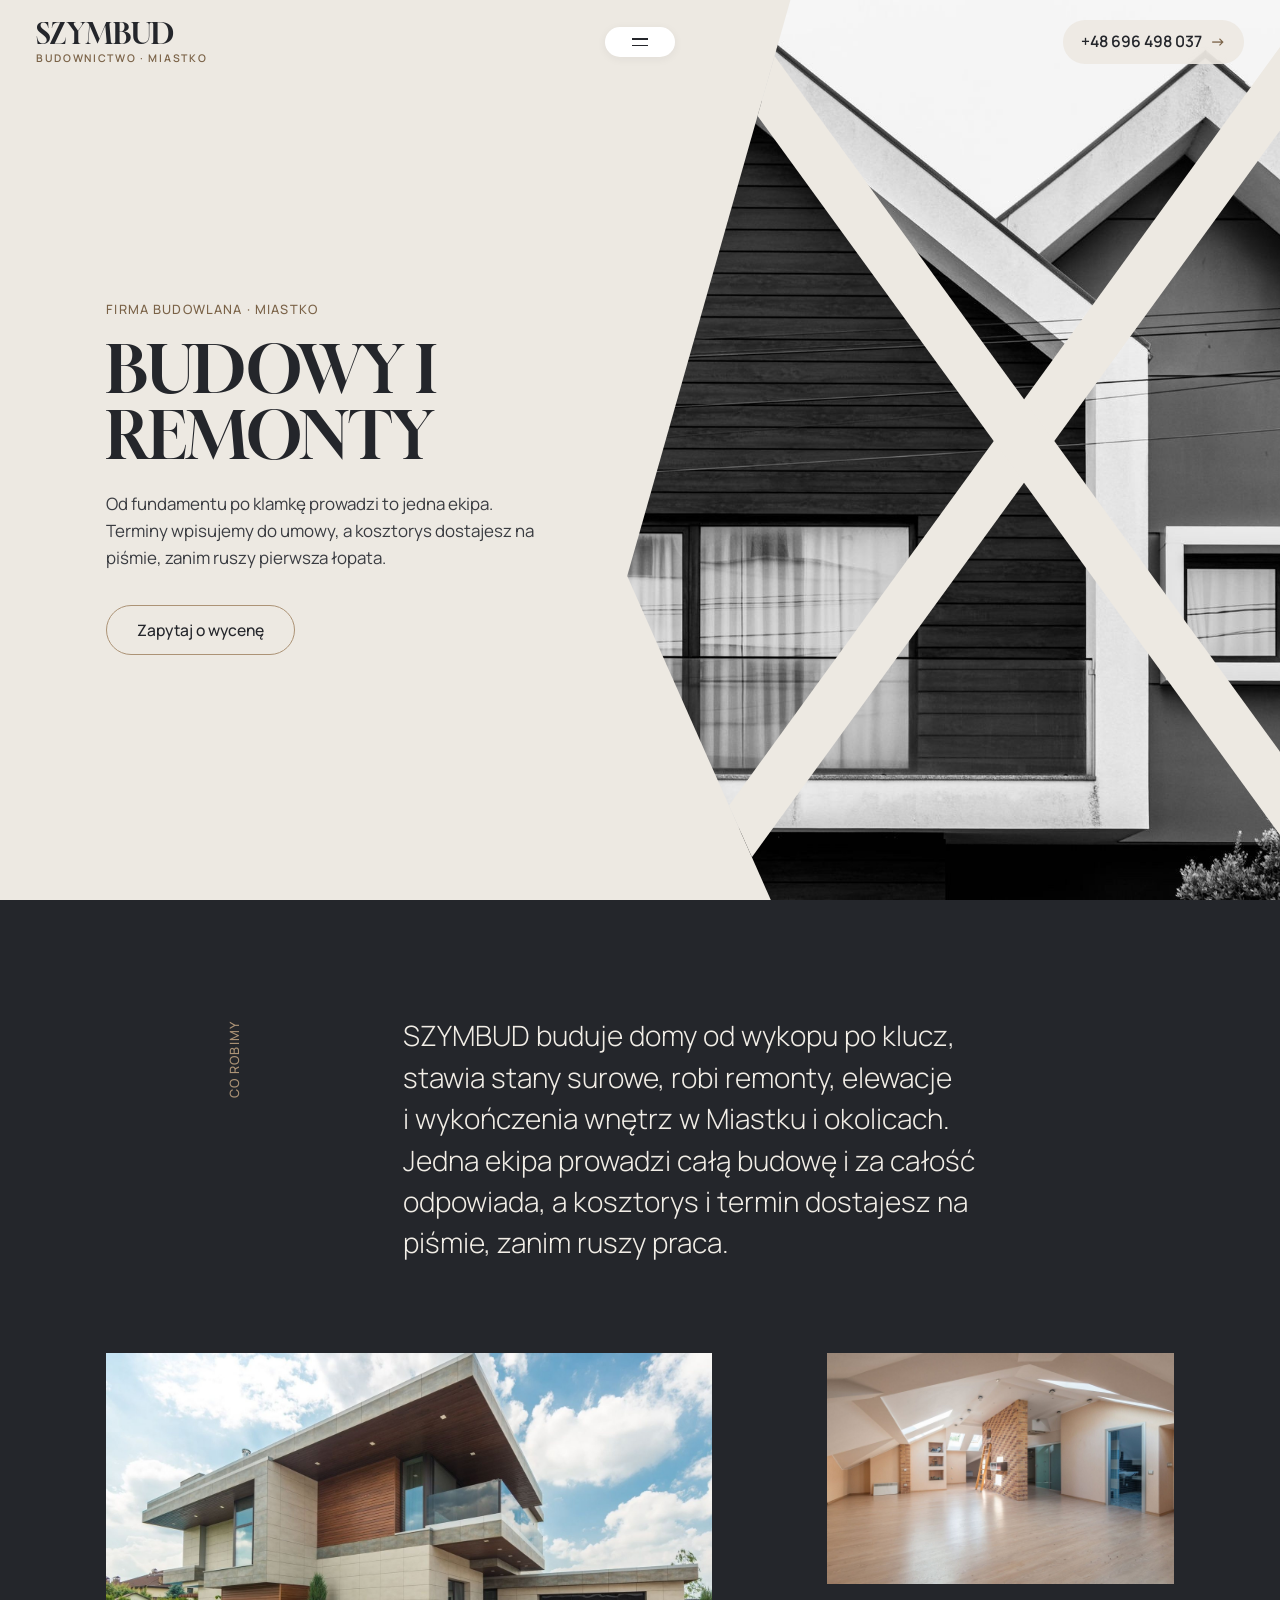
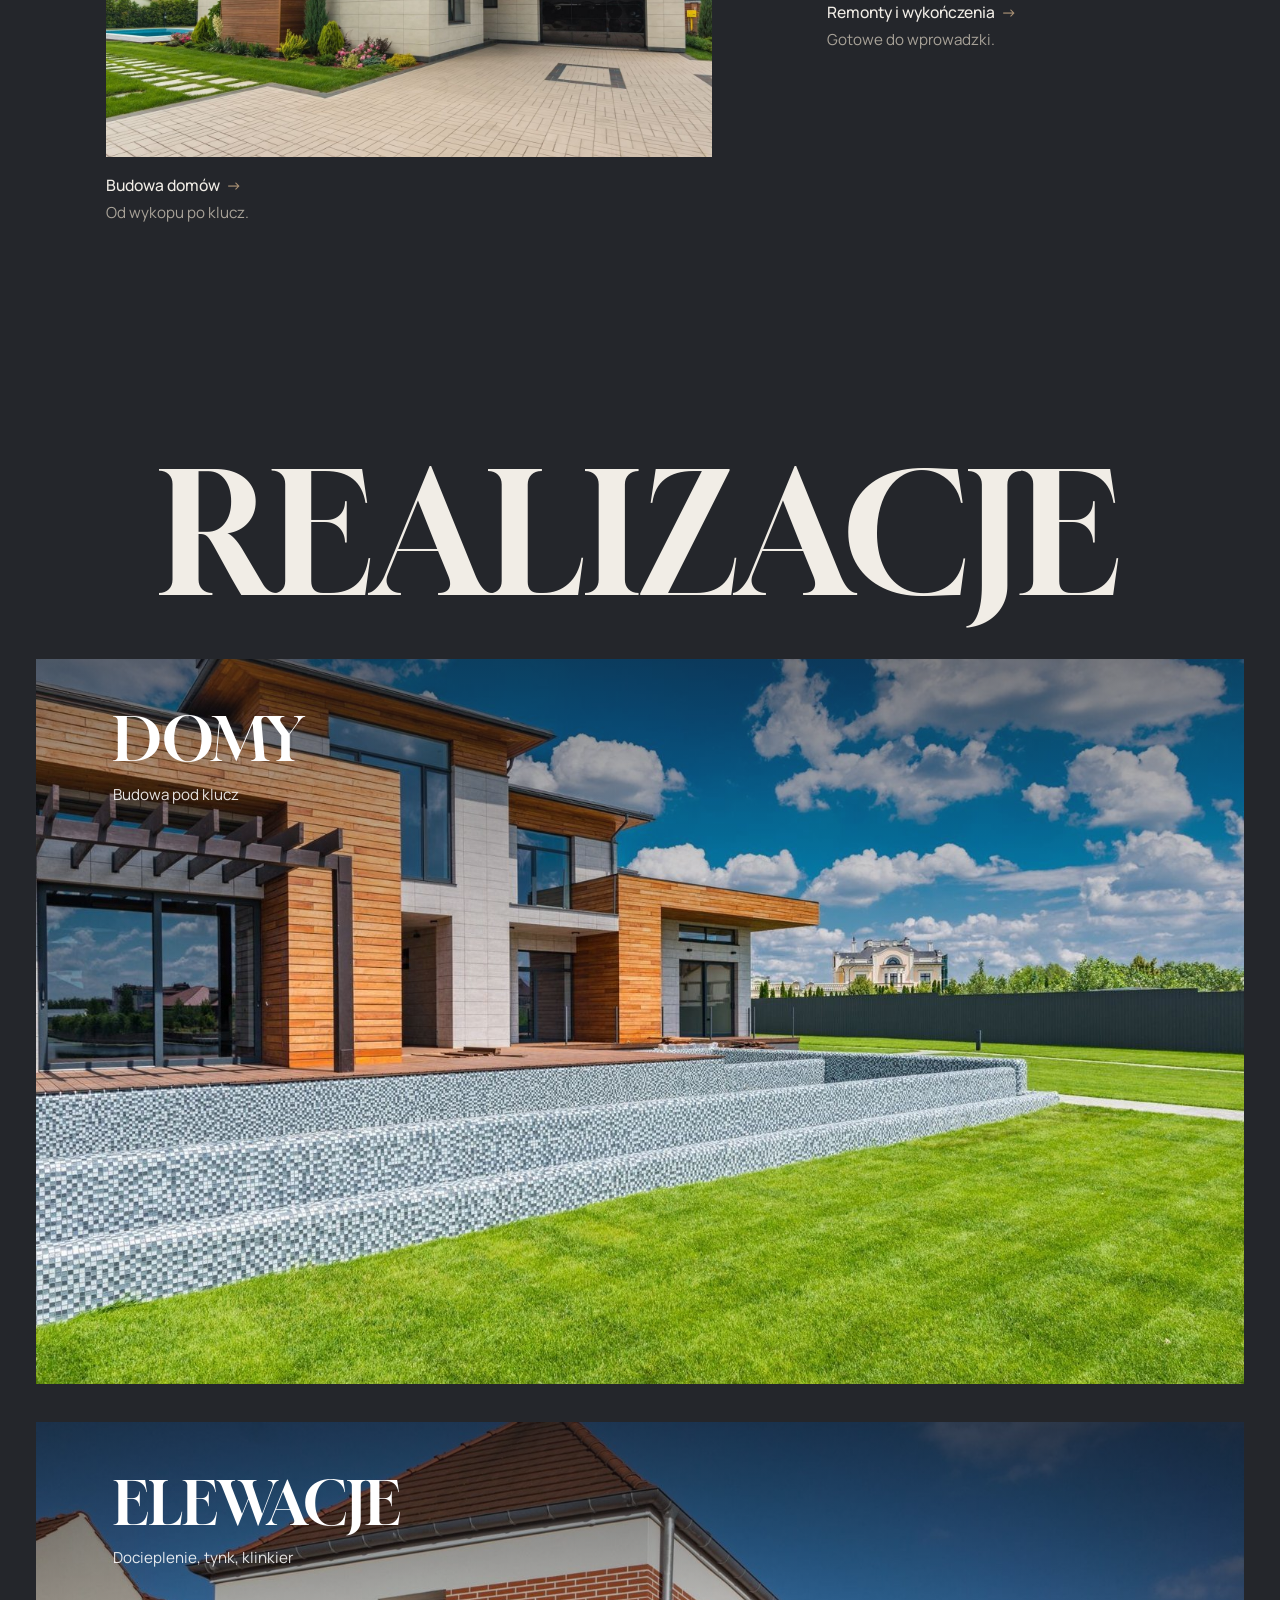
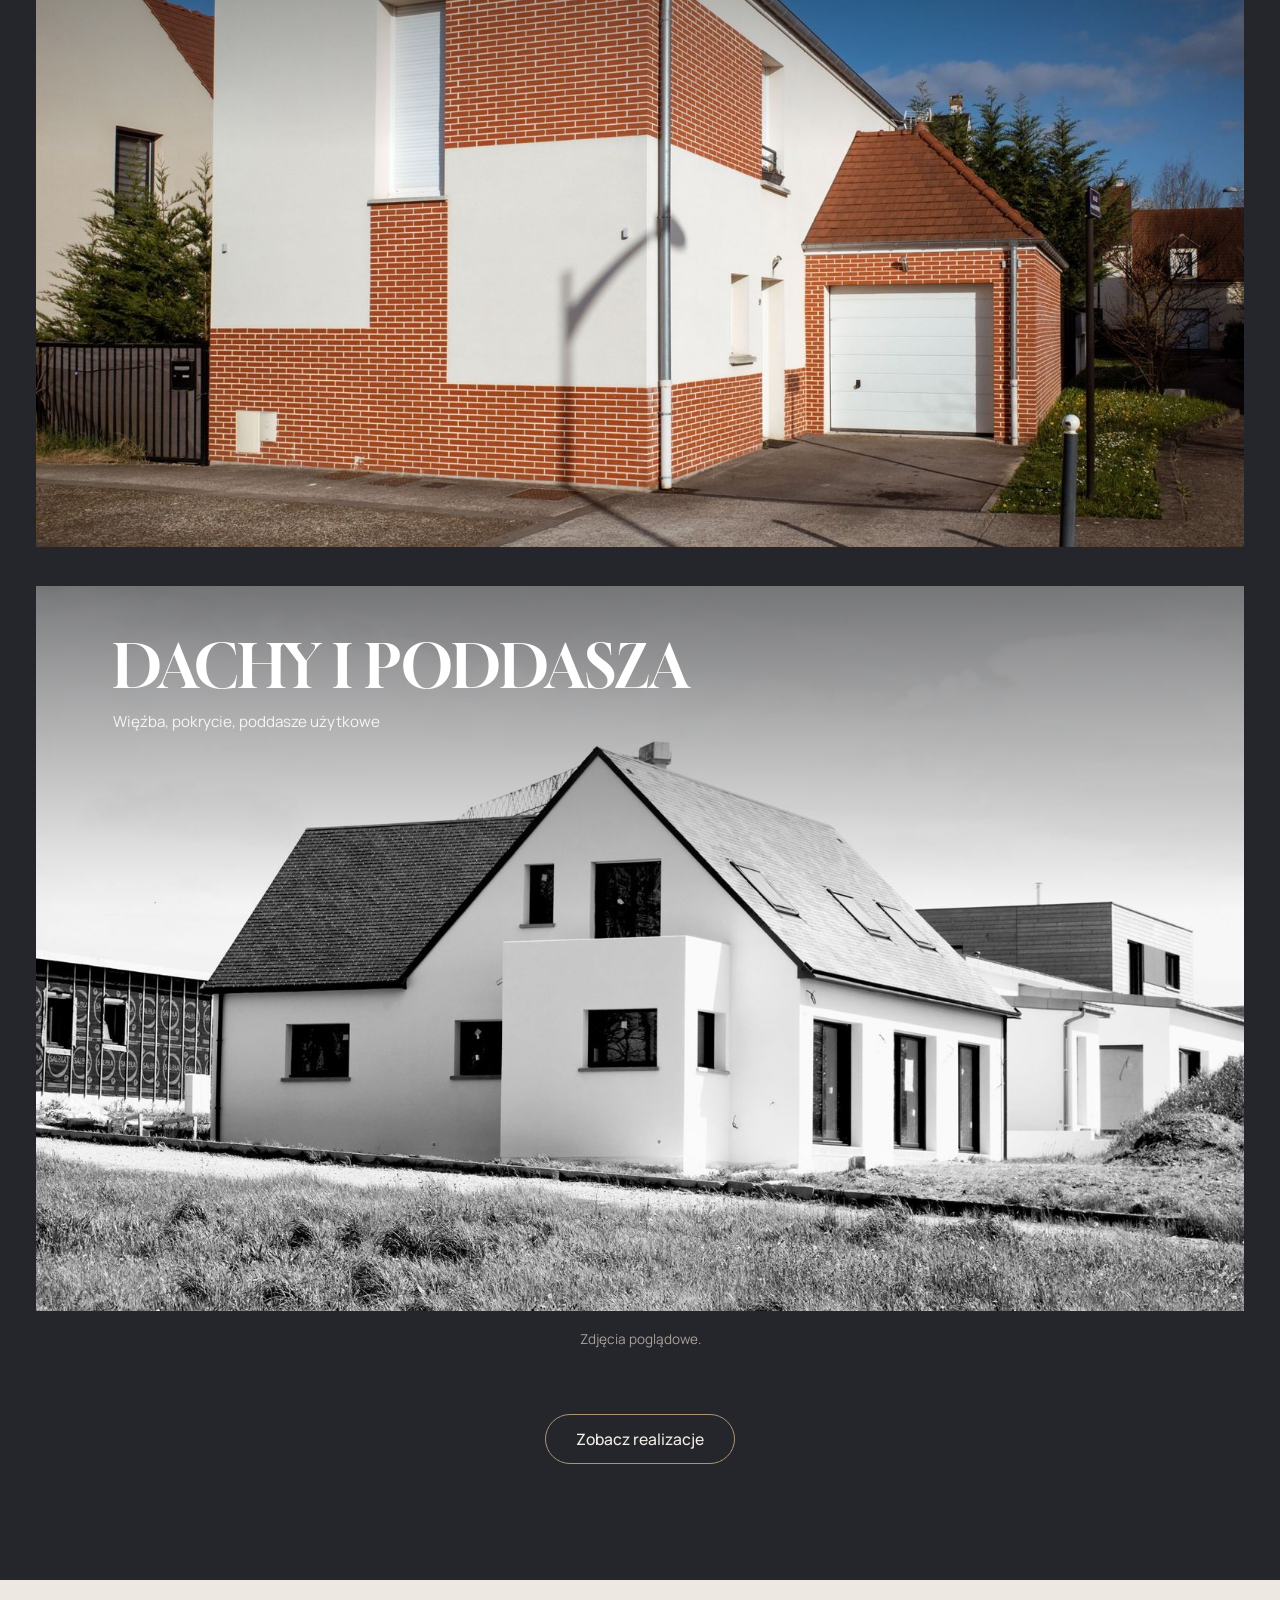
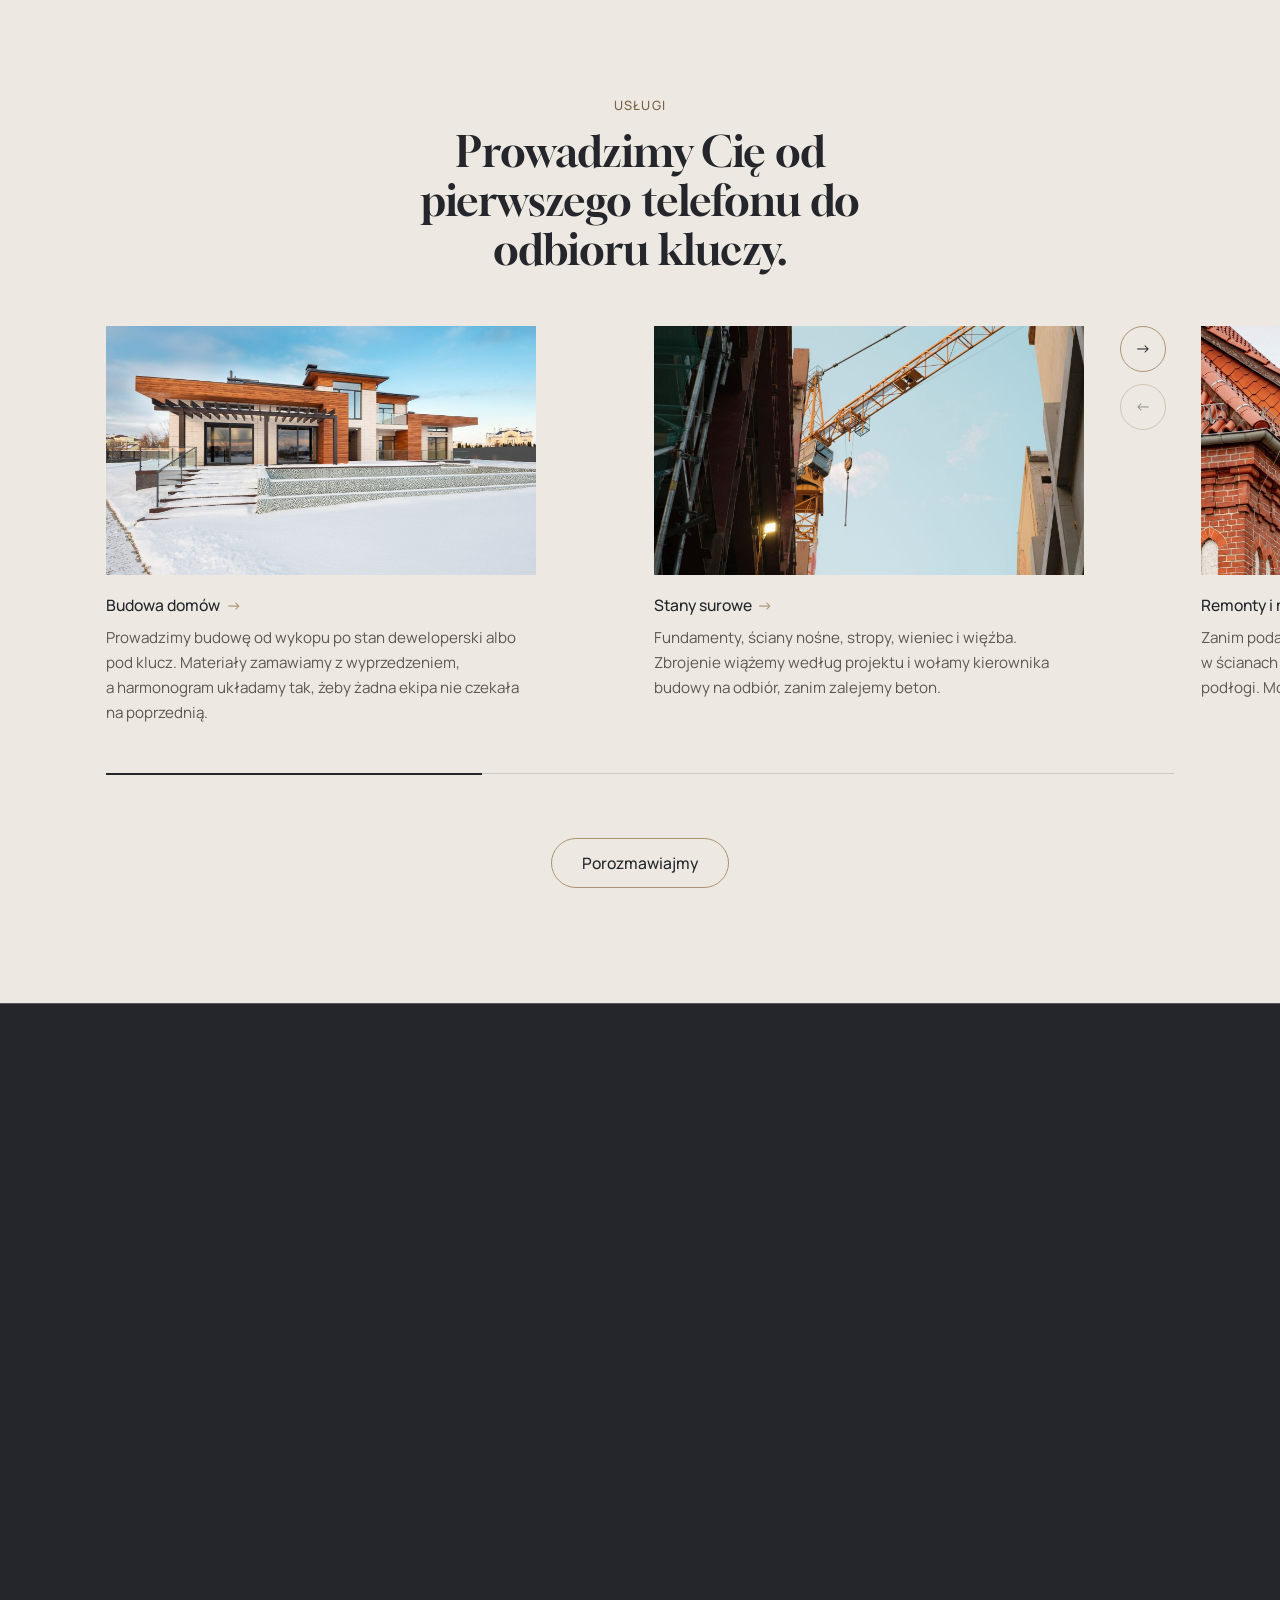
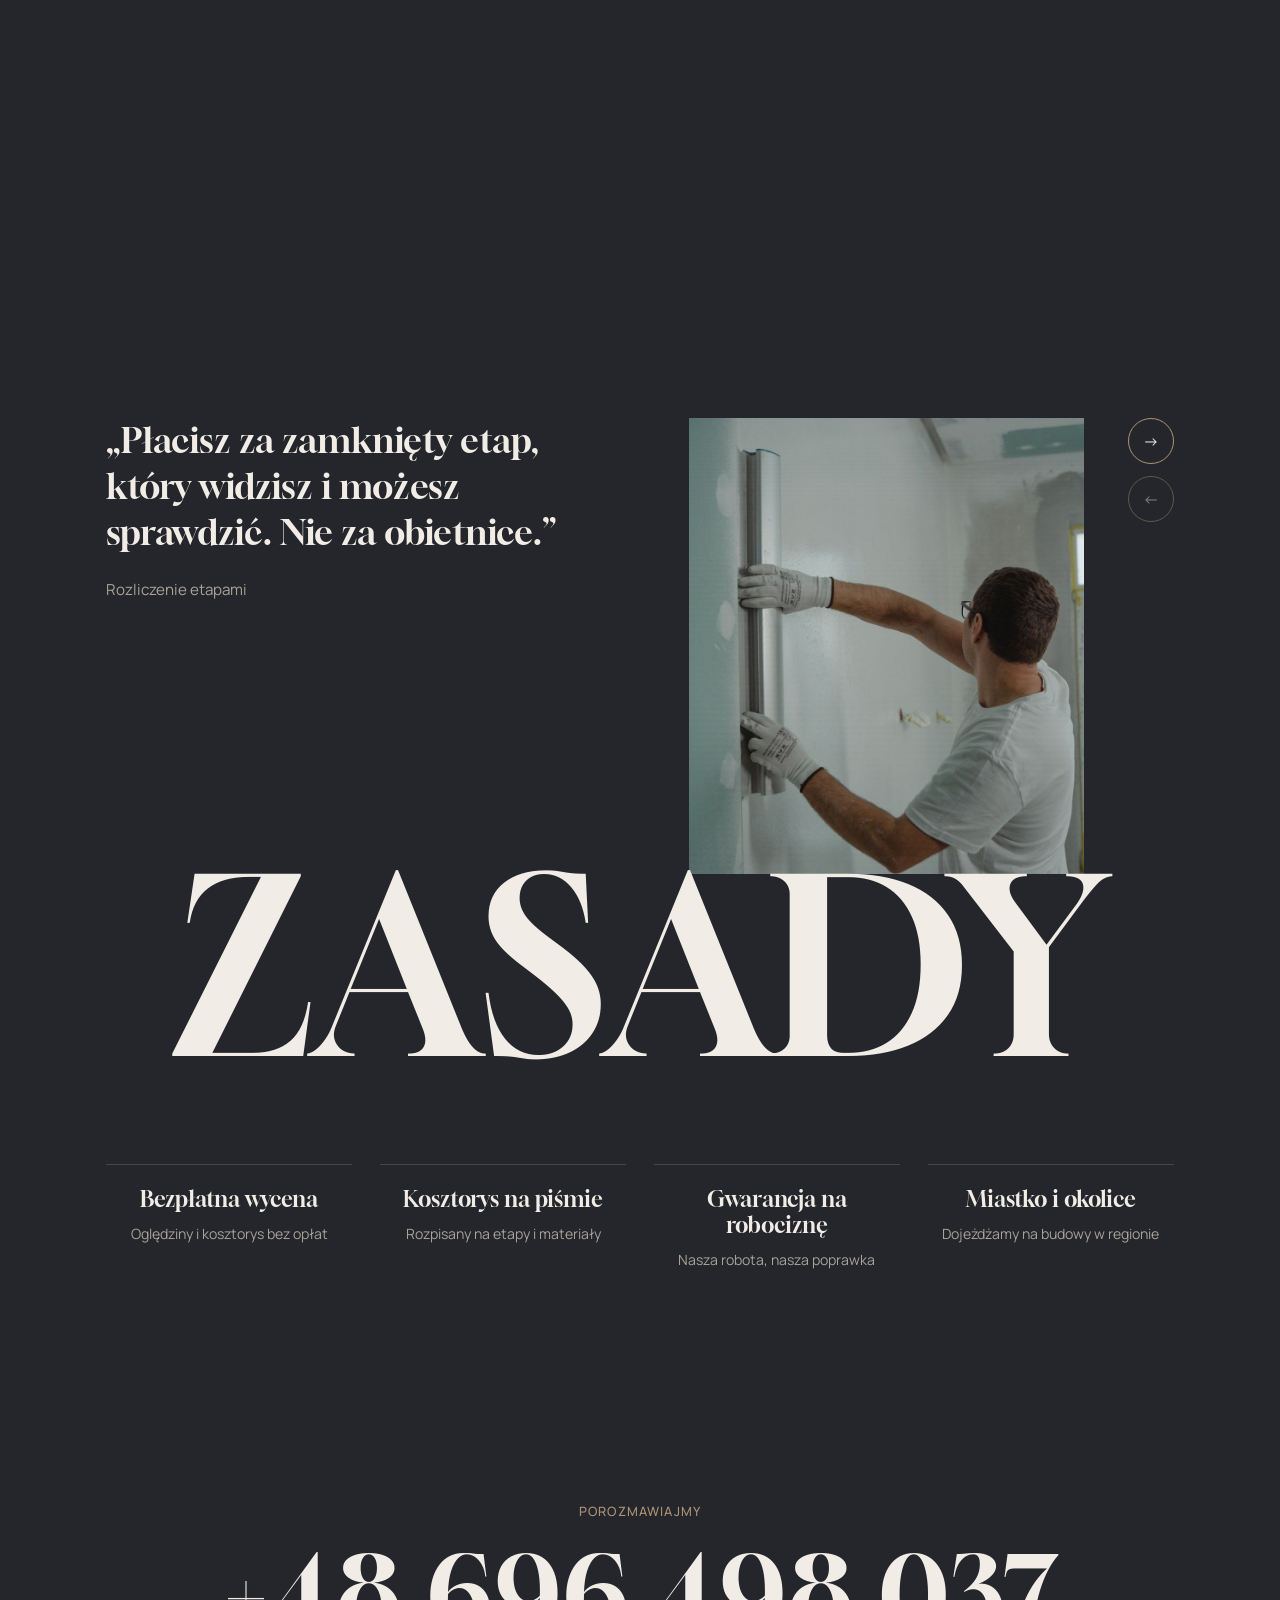
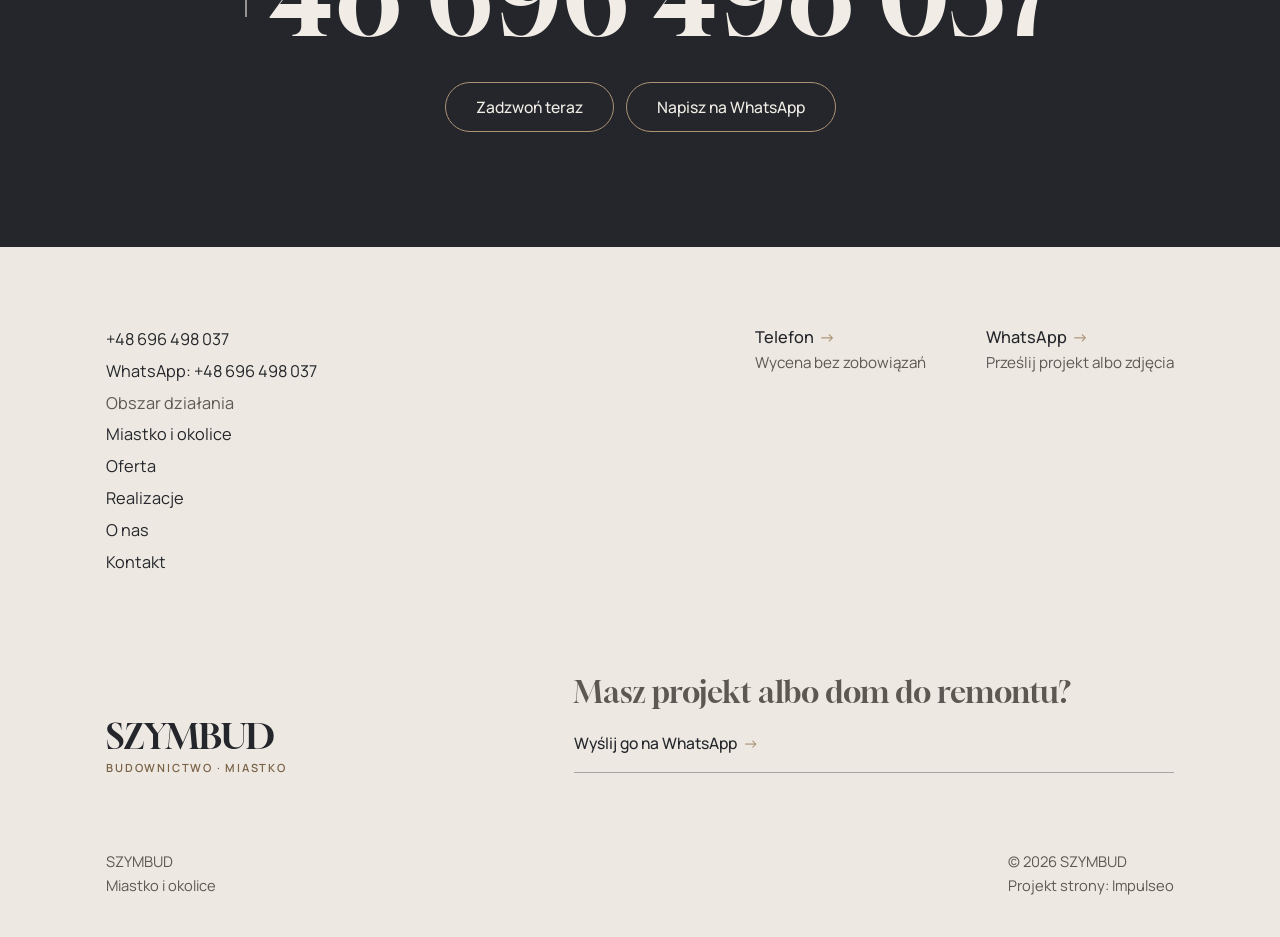
<file: index.html>
<!DOCTYPE html>
<html lang="pl">
<head>
<meta charset="UTF-8">
<meta name="theme-color" content="#EDE9E2">
<meta name="viewport" content="width=device-width, initial-scale=1.0">
<title>SZYMBUD - budowa domów i remonty</title>
<meta name="description" content="Firma budowlana w Miastku: budowa domów, stany surowe, remonty, wykończenia, elewacje. Kosztorys i termin na piśmie przed robotą. Zadzwoń: +48 696 498 037.">
<link rel="canonical" href="https://kris20032.github.io/szymbud/">
<meta name="robots" content="noindex, nofollow">
<meta property="og:type" content="website">
<meta property="og:locale" content="pl_PL">
<meta property="og:site_name" content="SZYMBUD">
<meta property="og:title" content="SZYMBUD - budowa domów i remonty">
<meta property="og:description" content="Firma budowlana w Miastku: budowa domów, stany surowe, remonty, wykończenia, elewacje. Kosztorys i termin na piśmie przed robotą. Zadzwoń: +48 696 498 037.">
<meta property="og:url" content="https://kris20032.github.io/szymbud/">
<meta property="og:image" content="https://kris20032.github.io/szymbud/img/og.jpg">
<meta property="og:image:width" content="1200">
<meta property="og:image:height" content="630">
<meta name="twitter:card" content="summary_large_image">
<script type="application/ld+json">{"@context": "https://schema.org", "@type": "GeneralContractor", "name": "SZYMBUD", "url": "https://kris20032.github.io/szymbud/", "telephone": "+48696498037", "image": "https://kris20032.github.io/szymbud/img/og.jpg", "areaServed": "Miastko"}</script>
<link rel="preconnect" href="https://fonts.googleapis.com">
<link rel="preconnect" href="https://fonts.gstatic.com" crossorigin>
<link href="https://fonts.googleapis.com/css2?family=Gloock&family=Manrope:wght@300;400;500;600;700&display=swap" rel="stylesheet">
<link rel="stylesheet" href="assets/styles.css?v=20261104">
<meta name="nb-deploy" content="9b60c371083c">
</head>
<body>

<header class="nav">
  <div class="nav-inner">
    <a class="brand" href="index.html" aria-label="SZYMBUD - strona główna"><span class="name">SZYMBUD</span><span class="tag">Budownictwo · Miastko</span></a>
    <button class="nav-toggle" aria-label="Menu" aria-controls="menu"><span></span><span></span></button>
    <a class="nav-phone" href="tel:+48696498037">+48 696 498 037 <span class="arr">→</span></a>
  </div>
  <nav class="nav-links" id="menu" aria-label="Menu główne">
    <div class="menu-inner">
      <div class="menu-top"><span class="name">SZYMBUD</span><span></span><a class="btn" href="tel:+48696498037">+48 696 498 037</a></div>
      <div class="menu-cols">
        <ul class="menu-main">
          <li><a href="index.html">Start</a></li>
          <li><a href="oferta.html">Oferta</a></li>
          <li><a href="realizacje.html">Realizacje</a></li>
          <li><a href="o-nas.html">O&nbsp;nas</a></li>
          <li><a href="kontakt.html">Kontakt</a></li>
        </ul>
        <div class="menu-col"><p class="menu-ttl">Usługi</p><ul><li><a href="oferta.html#budowa-domow">Budowa domów</a></li><li><a href="oferta.html#stany-surowe">Stany surowe</a></li><li><a href="oferta.html#remonty">Remonty i&nbsp;modernizacje</a></li><li><a href="oferta.html#wykonczenia">Wykończenia wnętrz</a></li><li><a href="oferta.html#elewacje">Elewacje i&nbsp;docieplenia</a></li><li><a href="oferta.html#murarka">Prace murarskie i&nbsp;tynkarskie</a></li></ul></div>
        <div class="menu-col"><p class="menu-ttl">Kontakt</p><ul>
          <li><a href="tel:+48696498037">+48 696 498 037</a></li>
          <li><a href="https://wa.me/48696498037" target="_blank" rel="noopener">WhatsApp</a></li>
          <li class="muted">Miastko i&nbsp;okolice</li>
        </ul></div>
      </div>
    </div>
  </nav>
</header>

<main>
<section class="banner">
  <div class="banner__content">
    <span class="sub">Firma budowlana · Miastko</span>
    <h1>Budowy i&nbsp;remonty</h1>
    <p class="banner__txt">Od fundamentu po klamkę prowadzi to jedna ekipa. Terminy wpisujemy do umowy, a&nbsp;kosztorys dostajesz na piśmie, zanim ruszy pierwsza łopata.</p>
    <div class="btns"><a class="btn" href="kontakt.html">Zapytaj o&nbsp;wycenę</a></div>
  </div>
  <figure class="hero-img banner__img"><img src="img/hero.jpg" alt="Nowoczesny dom z dwuspadowymi dachami" fetchpriority="high" width="1600" height="1066"></figure>
</section>

<section class="bg-ink pv">
  <div class="wrap">
    <div class="intro reveal">
      <span class="sub vlabel">Co robimy</span>
      <div>
        <p class="intro__txt">SZYMBUD buduje domy od wykopu po klucz, stawia stany surowe, robi remonty, elewacje i&nbsp;wykończenia wnętrz w&nbsp;Miastku i&nbsp;okolicach. Jedna ekipa prowadzi całą budowę i&nbsp;za całość odpowiada, a&nbsp;kosztorys i&nbsp;termin dostajesz na piśmie, zanim ruszy praca.</p>
      </div>
    </div>
    <div class="duo">
      <div class="duo__item reveal">
        <figure><a href="oferta.html#budowa-domow"><img src="img/g1.jpg" alt="Budowa domu jednorodzinnego" width="1600" height="1068" decoding="async"></a></figure>
        <div class="duo__cap"><a class="lnk" href="oferta.html#budowa-domow">Budowa domów <span class="arr">→</span></a><span class="foot-note">Od wykopu po klucz.</span></div>
      </div>
      <div class="duo__item reveal">
        <figure><a href="oferta.html#wykonczenia"><img src="img/g5.jpg" alt="Wykończone poddasze" width="1600" height="1068" decoding="async"></a></figure>
        <div class="duo__cap"><a class="lnk" href="oferta.html#wykonczenia">Remonty i&nbsp;wykończenia <span class="arr">→</span></a><span class="foot-note">Gotowe do wprowadzki.</span></div>
      </div>
    </div>
  </div>
</section>

<section class="bg-ink pv">
  <h2 class="huge reveal">Realizacje</h2>
  <div class="wrap-s">
    <div class="projects">
      <a class="project reveal" href="realizacje.html"><img src="img/g10.jpg" alt="Nowoczesny dom z drewnianą elewacją" loading="lazy" width="1600" height="1068" decoding="async"><h3 class="project__title">Domy</h3><span class="project__meta">Budowa pod klucz</span></a>
      <a class="project reveal" href="realizacje.html"><img src="img/g11.jpg" alt="Dom z klinkierem i białym tynkiem" loading="lazy" width="1600" height="1066" decoding="async"><h3 class="project__title">Elewacje</h3><span class="project__meta">Docieplenie, tynk, klinkier</span></a>
      <a class="project reveal" href="realizacje.html"><img src="img/g3.jpg" alt="Dom z poddaszem użytkowym" loading="lazy" width="1600" height="1066" decoding="async"><h3 class="project__title">Dachy i&nbsp;poddasza</h3><span class="project__meta">Więźba, pokrycie, poddasze użytkowe</span></a>
    </div>
    <p class="note">Zdjęcia poglądowe.</p>
    <div class="center mt-m reveal"><a class="btn" href="realizacje.html">Zobacz realizacje</a></div>
  </div>
</section>

<section class="bg-paper pv">
  <div class="wrap sec-head reveal">
    <span class="sub">Usługi</span>
    <h2>Prowadzimy Cię od pierwszego telefonu do odbioru kluczy.</h2>
  </div>
  <div class="rail reveal" data-rail>
    <div class="rail-nav"><button class="rail-btn" data-next aria-label="Następna usługa">→</button><button class="rail-btn" data-prev aria-label="Poprzednia usługa">←</button></div>
    <div class="wrap" style="padding-right:0">
      <div class="rail-track">
        <article class="rail-item">
          <figure><a href="oferta.html#budowa-domow"><img src="img/g12.jpg" alt="Budowa domów" loading="lazy" width="1600" height="1066" decoding="async"></a></figure>
          <a class="lnk" href="oferta.html#budowa-domow">Budowa domów <span class="arr">→</span></a>
          <p>Prowadzimy budowę od wykopu po stan deweloperski albo pod klucz. Materiały zamawiamy z&nbsp;wyprzedzeniem, a&nbsp;harmonogram układamy tak, żeby żadna ekipa nie czekała na poprzednią.</p>
        </article>
        <article class="rail-item">
          <figure><a href="oferta.html#stany-surowe"><img src="img/g13.jpg" alt="Stany surowe" loading="lazy" width="1600" height="1066" decoding="async"></a></figure>
          <a class="lnk" href="oferta.html#stany-surowe">Stany surowe <span class="arr">→</span></a>
          <p>Fundamenty, ściany nośne, stropy, wieniec i&nbsp;więźba. Zbrojenie wiążemy według projektu i&nbsp;wołamy kierownika budowy na odbiór, zanim zalejemy beton.</p>
        </article>
        <article class="rail-item">
          <figure><a href="oferta.html#remonty"><img src="img/g6.jpg" alt="Remonty i modernizacje" loading="lazy" width="1600" height="1066" decoding="async"></a></figure>
          <a class="lnk" href="oferta.html#remonty">Remonty i&nbsp;modernizacje <span class="arr">→</span></a>
          <p>Zanim podamy cenę, sprawdzamy, co naprawdę siedzi w&nbsp;ścianach i&nbsp;stropach: wilgoć, stare instalacje, krzywe podłogi. Mówimy też, co spokojnie może zostać.</p>
        </article>
        <article class="rail-item">
          <figure><a href="oferta.html#wykonczenia"><img src="img/g7.jpg" alt="Wykończenia wnętrz" loading="lazy" width="1600" height="1066" decoding="async"></a></figure>
          <a class="lnk" href="oferta.html#wykonczenia">Wykończenia wnętrz <span class="arr">→</span></a>
          <p>Od stanu deweloperskiego do wprowadzki: podłogi, drzwi, łazienka, kolory ze wskazanej palety. Mokre etapy schną, zanim wejdą panele i&nbsp;malowanie.</p>
        </article>
        <article class="rail-item">
          <figure><a href="oferta.html#elewacje"><img src="img/g9.jpg" alt="Elewacje i docieplenia" loading="lazy" width="1600" height="1066" decoding="async"></a></figure>
          <a class="lnk" href="oferta.html#elewacje">Elewacje i&nbsp;docieplenia <span class="arr">→</span></a>
          <p>Docieplenie styropianem albo wełną, z&nbsp;klejem, siatką i&nbsp;tynkiem kładzionymi zgodnie z&nbsp;technologią. Dom trzyma ciepło, a&nbsp;bryła wygląda jak nowa.</p>
        </article>
        <article class="rail-item">
          <figure><a href="oferta.html#murarka"><img src="img/g4.jpg" alt="Prace murarskie i tynkarskie" loading="lazy" width="1600" height="1066" decoding="async"></a></figure>
          <a class="lnk" href="oferta.html#murarka">Prace murarskie i&nbsp;tynkarskie <span class="arr">→</span></a>
          <p>Tynki maszynowe tam, gdzie liczy się tempo, i&nbsp;ręczne tam, gdzie agregat nie wjedzie. Wilgotność ścian sprawdzamy miernikiem przed oddaniem etapu.</p>
        </article>
      </div>
    </div>
    <div class="rail-bar"><i></i></div>
  </div>
  <div class="center mt-m reveal"><a class="btn" href="kontakt.html">Porozmawiajmy</a></div>
</section>

<section class="stopklatka" aria-hidden="true"><div class="stk-bg" style="background-image:url(img/about.jpg)"></div></section>

<section class="bg-ink pv zasady">
  <div class="rail reveal" data-rail>
    <div class="rail-nav"><button class="rail-btn" data-next aria-label="Następna zasada">→</button><button class="rail-btn" data-prev aria-label="Poprzednia zasada">←</button></div>
    <div class="wrap">
      <div class="rail-track">
        <article class="rail-item zasada">
          <div><blockquote>„Płacisz za zamknięty etap, który widzisz i&nbsp;możesz sprawdzić. Nie za obietnice.”</blockquote><span class="foot-note">Rozliczenie etapami</span></div>
          <figure><img src="img/g14.jpg" alt="Wykończenie ścian w domu" loading="lazy" decoding="async"></figure>
        </article>
        <article class="rail-item zasada">
          <div><blockquote>„Kosztorys i&nbsp;termin dostajesz na piśmie, zanim cokolwiek ruszy. Wychodzi coś ponad umowę, najpierw o&nbsp;tym rozmawiamy.”</blockquote><span class="foot-note">Cena przed robotą, nie po niej</span></div>
          <figure><img src="img/g8.jpg" alt="Mur z cegły" loading="lazy" decoding="async"></figure>
        </article>
        <article class="rail-item zasada">
          <div><blockquote>„Na odbiorze przechodzimy budowę razem, punkt po punkcie. Usterki poprawiamy przed rozliczeniem końcowym.”</blockquote><span class="foot-note">Odbiór i&nbsp;gwarancja</span></div>
          <figure><img src="img/g2.jpg" alt="Taras skończonego domu" loading="lazy" decoding="async"></figure>
        </article>
      </div>
    </div>
  </div>
  <h2 class="huge huge--fit6 reveal">Zasady</h2>
  <div class="wrap"><ul class="steps steps--promise"><li class="reveal"><span class="lab lab-serif">Bezpłatna wycena</span><span class="desc">Oględziny i&nbsp;kosztorys bez opłat</span></li><li class="reveal"><span class="lab lab-serif">Kosztorys na piśmie</span><span class="desc">Rozpisany na etapy i&nbsp;materiały</span></li><li class="reveal"><span class="lab lab-serif">Gwarancja na robociznę</span><span class="desc">Nasza robota, nasza poprawka</span></li><li class="reveal"><span class="lab lab-serif">Miastko i&nbsp;okolice</span><span class="desc">Dojeżdżamy na budowy w&nbsp;regionie</span></li></ul></div>
</section>

<section class="bg-ink pv call cta">
  <div class="wrap reveal">
    <span class="sub">Porozmawiajmy</span>
    <a class="phone-big" href="tel:+48696498037">+48 696 498 037</a>
    <div class="btns"><a class="btn" href="tel:+48696498037">Zadzwoń teraz</a><a class="btn" href="https://wa.me/48696498037" target="_blank" rel="noopener">Napisz na WhatsApp</a></div>
  </div>
</section>
</main>

<footer>
  <div class="wrap">
    <div class="foot-top">
      <div class="foot-list">
        <a href="tel:+48696498037">+48 696 498 037</a>
        <a href="https://wa.me/48696498037" target="_blank" rel="noopener">WhatsApp: +48 696 498 037</a>
        <span class="muted">Obszar działania</span>
        <span>Miastko i&nbsp;okolice</span>
        <a href="oferta.html">Oferta</a>
        <a href="realizacje.html">Realizacje</a>
        <a href="o-nas.html">O&nbsp;nas</a>
        <a href="kontakt.html">Kontakt</a>
      </div>
      <div class="foot-side">
        <div><a class="lnk" href="tel:+48696498037">Telefon <span class="arr">→</span></a><span class="foot-note">Wycena bez zobowiązań</span></div>
        <div><a class="lnk" href="https://wa.me/48696498037" target="_blank" rel="noopener">WhatsApp <span class="arr">→</span></a><span class="foot-note">Prześlij projekt albo zdjęcia</span></div>
      </div>
    </div>
    <div class="foot-mid">
      <div class="name">SZYMBUD<small>Budownictwo · Miastko</small></div>
      <div class="foot-cta">
        <span class="big">Masz projekt albo dom do remontu?</span>
        <a class="lnk" href="https://wa.me/48696498037" target="_blank" rel="noopener">Wyślij go na WhatsApp <span class="arr">→</span></a>
      </div>
    </div>
    <div class="foot-bot">
      <span>SZYMBUD<br>Miastko i&nbsp;okolice</span>
      <span>© 2026 SZYMBUD<br>Projekt strony: <a class="foot-credit" href="https://impulseo.pl" target="_blank" rel="noopener">Impulseo</a></span>
    </div>
  </div>
</footer>
<div class="sticky-call"><a class="sc-call" href="tel:+48696498037"><svg class="ico-tel" width="16" height="16" viewBox="0 0 24 24" fill="none" aria-hidden="true"><path d="M6.6 10.8a15.5 15.5 0 0 0 6.6 6.6l2.2-2.2a1 1 0 0 1 1-.24 11.4 11.4 0 0 0 3.6.58 1 1 0 0 1 1 1V20a1 1 0 0 1-1 1A17 17 0 0 1 3 4a1 1 0 0 1 1-1h3.5a1 1 0 0 1 1 1c0 1.25.2 2.46.58 3.6a1 1 0 0 1-.25 1l-2.23 2.2Z" fill="currentColor"/></svg> Zadzwoń</a><a class="sc-quote" href="https://wa.me/48696498037" target="_blank" rel="noopener">WhatsApp</a></div>
<div class="demo-wazne" data-do="2026-11-10" data-cykl="3" hidden><svg class="dw-ico" width="13" height="13" viewBox="0 0 24 24" fill="none" aria-hidden="true"><circle cx="12" cy="12" r="8.6" stroke="currentColor" stroke-width="1.8"/><path d="M12 7.2V12l3.3 2" stroke="currentColor" stroke-width="1.8" stroke-linecap="round"/></svg><span class="dw-txt"></span></div>

<script src="assets/main.js?v=20261104"></script>
</body>
</html>
</file>
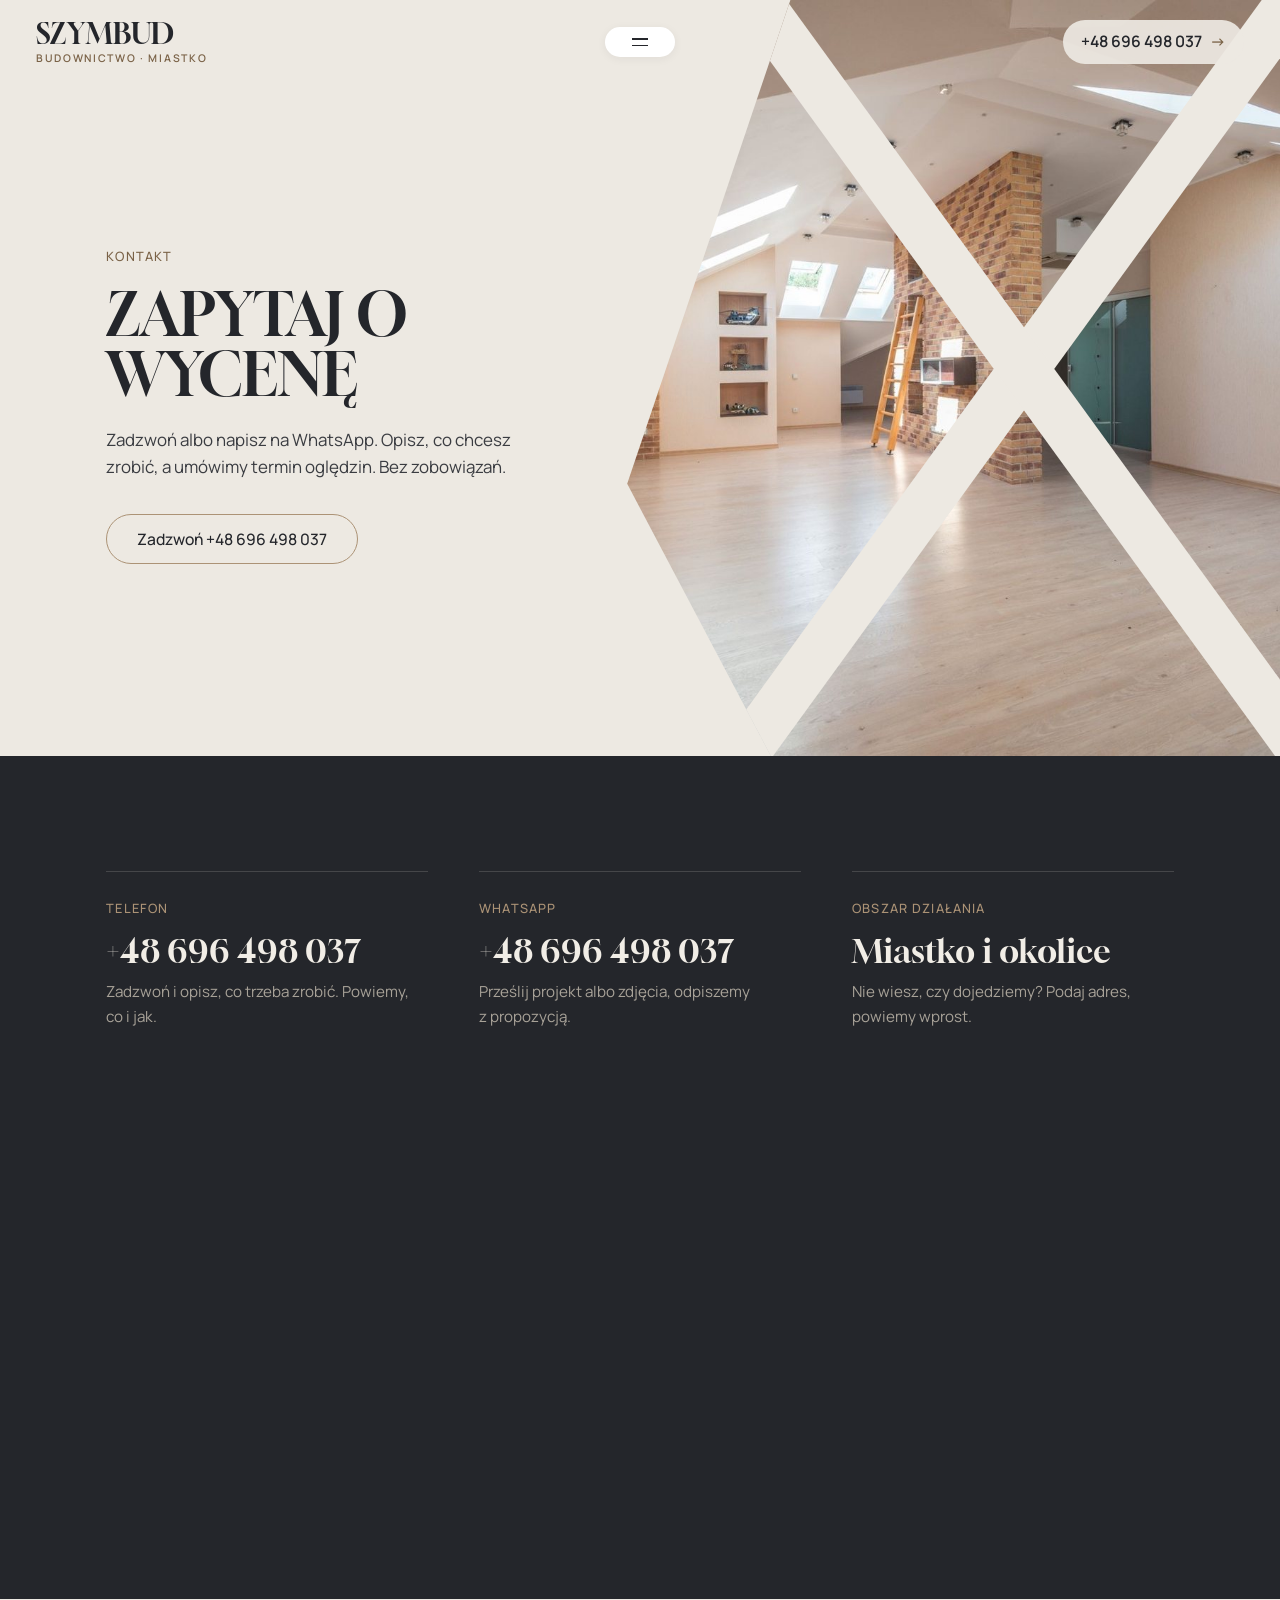
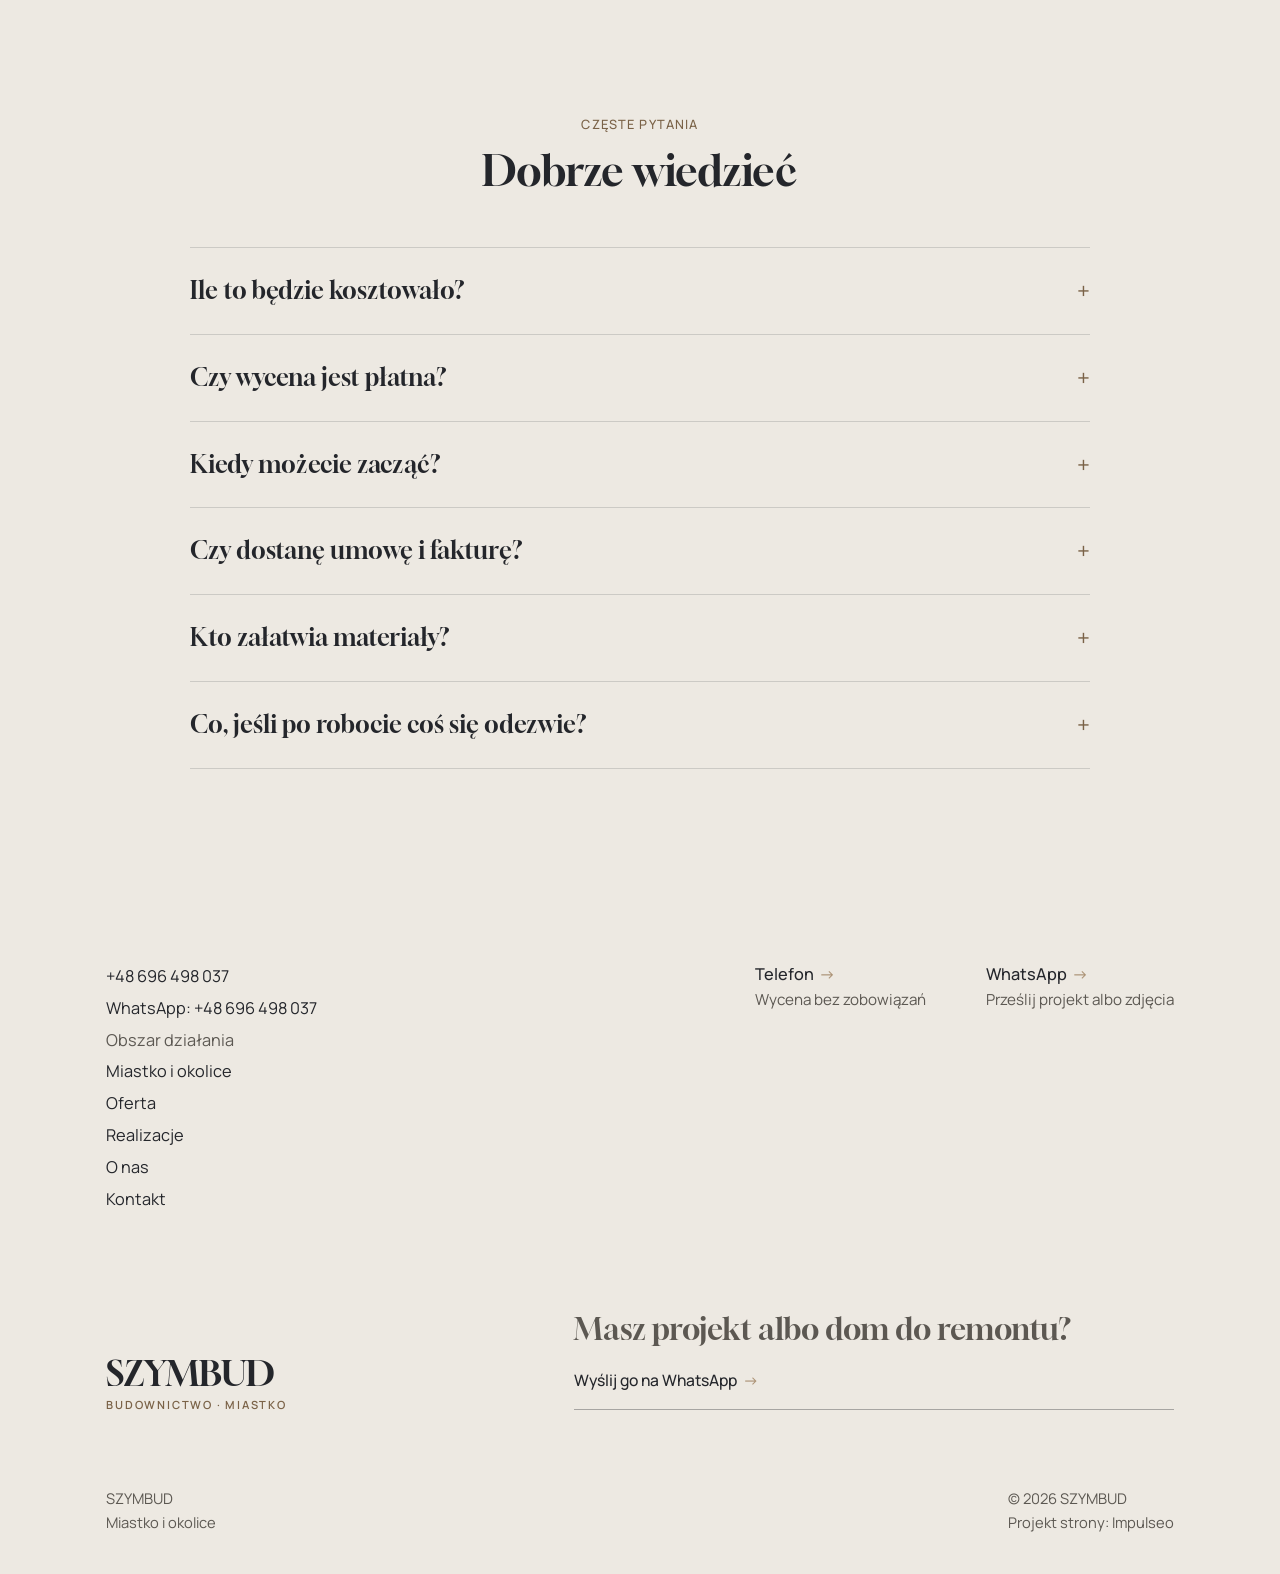
<file: kontakt.html>
<!DOCTYPE html>
<html lang="pl">
<head>
<meta charset="UTF-8">
<meta name="theme-color" content="#EDE9E2">
<meta name="viewport" content="width=device-width, initial-scale=1.0">
<title>Kontakt - SZYMBUD</title>
<meta name="description" content="Kontakt SZYMBUD - Miastko">
<link rel="canonical" href="https://kris20032.github.io/szymbud/kontakt.html">
<meta name="robots" content="noindex, nofollow">
<meta property="og:type" content="website">
<meta property="og:locale" content="pl_PL">
<meta property="og:site_name" content="SZYMBUD">
<meta property="og:title" content="Kontakt - SZYMBUD">
<meta property="og:description" content="Kontakt SZYMBUD - Miastko">
<meta property="og:url" content="https://kris20032.github.io/szymbud/kontakt.html">
<meta property="og:image" content="https://kris20032.github.io/szymbud/img/og.jpg">
<meta property="og:image:width" content="1200">
<meta property="og:image:height" content="630">
<meta name="twitter:card" content="summary_large_image">
<link rel="preconnect" href="https://fonts.googleapis.com">
<link rel="preconnect" href="https://fonts.gstatic.com" crossorigin>
<link href="https://fonts.googleapis.com/css2?family=Gloock&family=Manrope:wght@300;400;500;600;700&display=swap" rel="stylesheet">
<link rel="stylesheet" href="assets/styles.css?v=20261104">
</head>
<body>

<header class="nav">
  <div class="nav-inner">
    <a class="brand" href="index.html" aria-label="SZYMBUD - strona główna"><span class="name">SZYMBUD</span><span class="tag">Budownictwo · Miastko</span></a>
    <button class="nav-toggle" aria-label="Menu" aria-controls="menu"><span></span><span></span></button>
    <a class="nav-phone" href="tel:+48696498037">+48 696 498 037 <span class="arr">→</span></a>
  </div>
  <nav class="nav-links" id="menu" aria-label="Menu główne">
    <div class="menu-inner">
      <div class="menu-top"><span class="name">SZYMBUD</span><span></span><a class="btn" href="tel:+48696498037">+48 696 498 037</a></div>
      <div class="menu-cols">
        <ul class="menu-main">
          <li><a href="index.html">Start</a></li>
          <li><a href="oferta.html">Oferta</a></li>
          <li><a href="realizacje.html">Realizacje</a></li>
          <li><a href="o-nas.html">O&nbsp;nas</a></li>
          <li><a href="kontakt.html">Kontakt</a></li>
        </ul>
        <div class="menu-col"><p class="menu-ttl">Usługi</p><ul><li><a href="oferta.html#budowa-domow">Budowa domów</a></li><li><a href="oferta.html#stany-surowe">Stany surowe</a></li><li><a href="oferta.html#remonty">Remonty i&nbsp;modernizacje</a></li><li><a href="oferta.html#wykonczenia">Wykończenia wnętrz</a></li><li><a href="oferta.html#elewacje">Elewacje i&nbsp;docieplenia</a></li><li><a href="oferta.html#murarka">Prace murarskie i&nbsp;tynkarskie</a></li></ul></div>
        <div class="menu-col"><p class="menu-ttl">Kontakt</p><ul>
          <li><a href="tel:+48696498037">+48 696 498 037</a></li>
          <li><a href="https://wa.me/48696498037" target="_blank" rel="noopener">WhatsApp</a></li>
          <li class="muted">Miastko i&nbsp;okolice</li>
        </ul></div>
      </div>
    </div>
  </nav>
</header>

<main>
<section class="banner banner--sub">
  <div class="banner__content">
    <span class="sub">Kontakt</span>
    <h1>Zapytaj o&nbsp;wycenę</h1>
    <p class="banner__txt">Zadzwoń albo napisz na WhatsApp. Opisz, co chcesz zrobić, a&nbsp;umówimy termin oględzin. Bez zobowiązań.</p>
    <div class="btns"><a class="btn" href="tel:+48696498037">Zadzwoń +48 696 498 037</a></div>
  </div>
  <figure class="hero-img banner__img"><img src="img/g5.jpg" alt="Wykończone poddasze" fetchpriority="high" width="1600" height="1066"></figure>
</section>

<section class="bg-ink pv">
  <div class="wrap">
    <div class="contact-grid">
      <div class="c-card reveal"><span class="sub">Telefon</span><a class="val" href="tel:+48696498037">+48 696 498 037</a><p>Zadzwoń i&nbsp;opisz, co trzeba zrobić. Powiemy, co i&nbsp;jak.</p></div>
      <div class="c-card reveal"><span class="sub">WhatsApp</span><a class="val" href="https://wa.me/48696498037" target="_blank" rel="noopener">+48 696 498 037</a><p>Prześlij projekt albo zdjęcia, odpiszemy z&nbsp;propozycją.</p></div>
      <div class="c-card reveal"><span class="sub">Obszar działania</span><span class="val">Miastko i&nbsp;okolice</span><p>Nie wiesz, czy dojedziemy? Podaj adres, powiemy wprost.</p></div>
    </div>
    <div class="map reveal">
      <iframe title="Obszar działania - Miastko i okolice" src="https://maps.google.com/maps?q=53.976073%2C16.9459976&amp;z=11&amp;output=embed" loading="lazy" referrerpolicy="no-referrer-when-downgrade"></iframe>
    </div>
  </div>
</section>

<section class="bg-paper pv">
  <div class="wrap">
    <div class="sec-head reveal"><span class="sub">Częste pytania</span><h2>Dobrze wiedzieć</h2></div>
    <div class="faq"><details class="qa reveal"><summary>Ile to będzie kosztowało?</summary><p>Kosztorys rozpisujemy na etapy i&nbsp;materiały, więc widzisz, co ile kosztuje, i&nbsp;możesz zdjąć coś z&nbsp;listy, zanim podpiszemy umowę.</p></details><details class="qa reveal"><summary>Czy wycena jest płatna?</summary><p>Za obejrzenie placu i&nbsp;policzenie nie bierzemy pieniędzy. Płacisz za pracę, nie za kosztorys.</p></details><details class="qa reveal"><summary>Kiedy możecie zacząć?</summary><p>Mniejsze zlecenia wchodzą między etapami większych budów, czasem szybciej, niż się spodziewasz. Start budowy domu ustawiamy pod sezon i&nbsp;pogodę.</p></details><details class="qa reveal"><summary>Czy dostanę umowę i&nbsp;fakturę?</summary><p>Tak, jedno i&nbsp;drugie. Umowa opisuje zakres, cenę, terminy i&nbsp;gwarancję, a&nbsp;fakturę dostajesz za każdy rozliczony etap.</p></details><details class="qa reveal"><summary>Kto załatwia materiały?</summary><p>Jak wolisz. Możemy wziąć materiały na siebie, z&nbsp;fakturami do wglądu, albo pracować na tym, co kupisz. Wtedy dostajesz od nas dokładną listę z&nbsp;ilościami.</p></details><details class="qa reveal"><summary>Co, jeśli po robocie coś się odezwie?</summary><p>Pęknięcie na ścianie czy rysa przy oknie po roku to sprawa do naprawy, nie do dyskusji. Nasza robota, nasza poprawka.</p></details></div>
  </div>
</section>
</main>

<footer>
  <div class="wrap">
    <div class="foot-top">
      <div class="foot-list">
        <a href="tel:+48696498037">+48 696 498 037</a>
        <a href="https://wa.me/48696498037" target="_blank" rel="noopener">WhatsApp: +48 696 498 037</a>
        <span class="muted">Obszar działania</span>
        <span>Miastko i&nbsp;okolice</span>
        <a href="oferta.html">Oferta</a>
        <a href="realizacje.html">Realizacje</a>
        <a href="o-nas.html">O&nbsp;nas</a>
        <a href="kontakt.html">Kontakt</a>
      </div>
      <div class="foot-side">
        <div><a class="lnk" href="tel:+48696498037">Telefon <span class="arr">→</span></a><span class="foot-note">Wycena bez zobowiązań</span></div>
        <div><a class="lnk" href="https://wa.me/48696498037" target="_blank" rel="noopener">WhatsApp <span class="arr">→</span></a><span class="foot-note">Prześlij projekt albo zdjęcia</span></div>
      </div>
    </div>
    <div class="foot-mid">
      <div class="name">SZYMBUD<small>Budownictwo · Miastko</small></div>
      <div class="foot-cta">
        <span class="big">Masz projekt albo dom do remontu?</span>
        <a class="lnk" href="https://wa.me/48696498037" target="_blank" rel="noopener">Wyślij go na WhatsApp <span class="arr">→</span></a>
      </div>
    </div>
    <div class="foot-bot">
      <span>SZYMBUD<br>Miastko i&nbsp;okolice</span>
      <span>© 2026 SZYMBUD<br>Projekt strony: <a class="foot-credit" href="https://impulseo.pl" target="_blank" rel="noopener">Impulseo</a></span>
    </div>
  </div>
</footer>
<div class="sticky-call"><a class="sc-call" href="tel:+48696498037"><svg class="ico-tel" width="16" height="16" viewBox="0 0 24 24" fill="none" aria-hidden="true"><path d="M6.6 10.8a15.5 15.5 0 0 0 6.6 6.6l2.2-2.2a1 1 0 0 1 1-.24 11.4 11.4 0 0 0 3.6.58 1 1 0 0 1 1 1V20a1 1 0 0 1-1 1A17 17 0 0 1 3 4a1 1 0 0 1 1-1h3.5a1 1 0 0 1 1 1c0 1.25.2 2.46.58 3.6a1 1 0 0 1-.25 1l-2.23 2.2Z" fill="currentColor"/></svg> Zadzwoń</a><a class="sc-quote" href="https://wa.me/48696498037" target="_blank" rel="noopener">WhatsApp</a></div>
<div class="demo-wazne" data-do="2026-11-10" data-cykl="3" hidden><svg class="dw-ico" width="13" height="13" viewBox="0 0 24 24" fill="none" aria-hidden="true"><circle cx="12" cy="12" r="8.6" stroke="currentColor" stroke-width="1.8"/><path d="M12 7.2V12l3.3 2" stroke="currentColor" stroke-width="1.8" stroke-linecap="round"/></svg><span class="dw-txt"></span></div>

<script src="assets/main.js?v=20261104"></script>
</body>
</html>
</file>
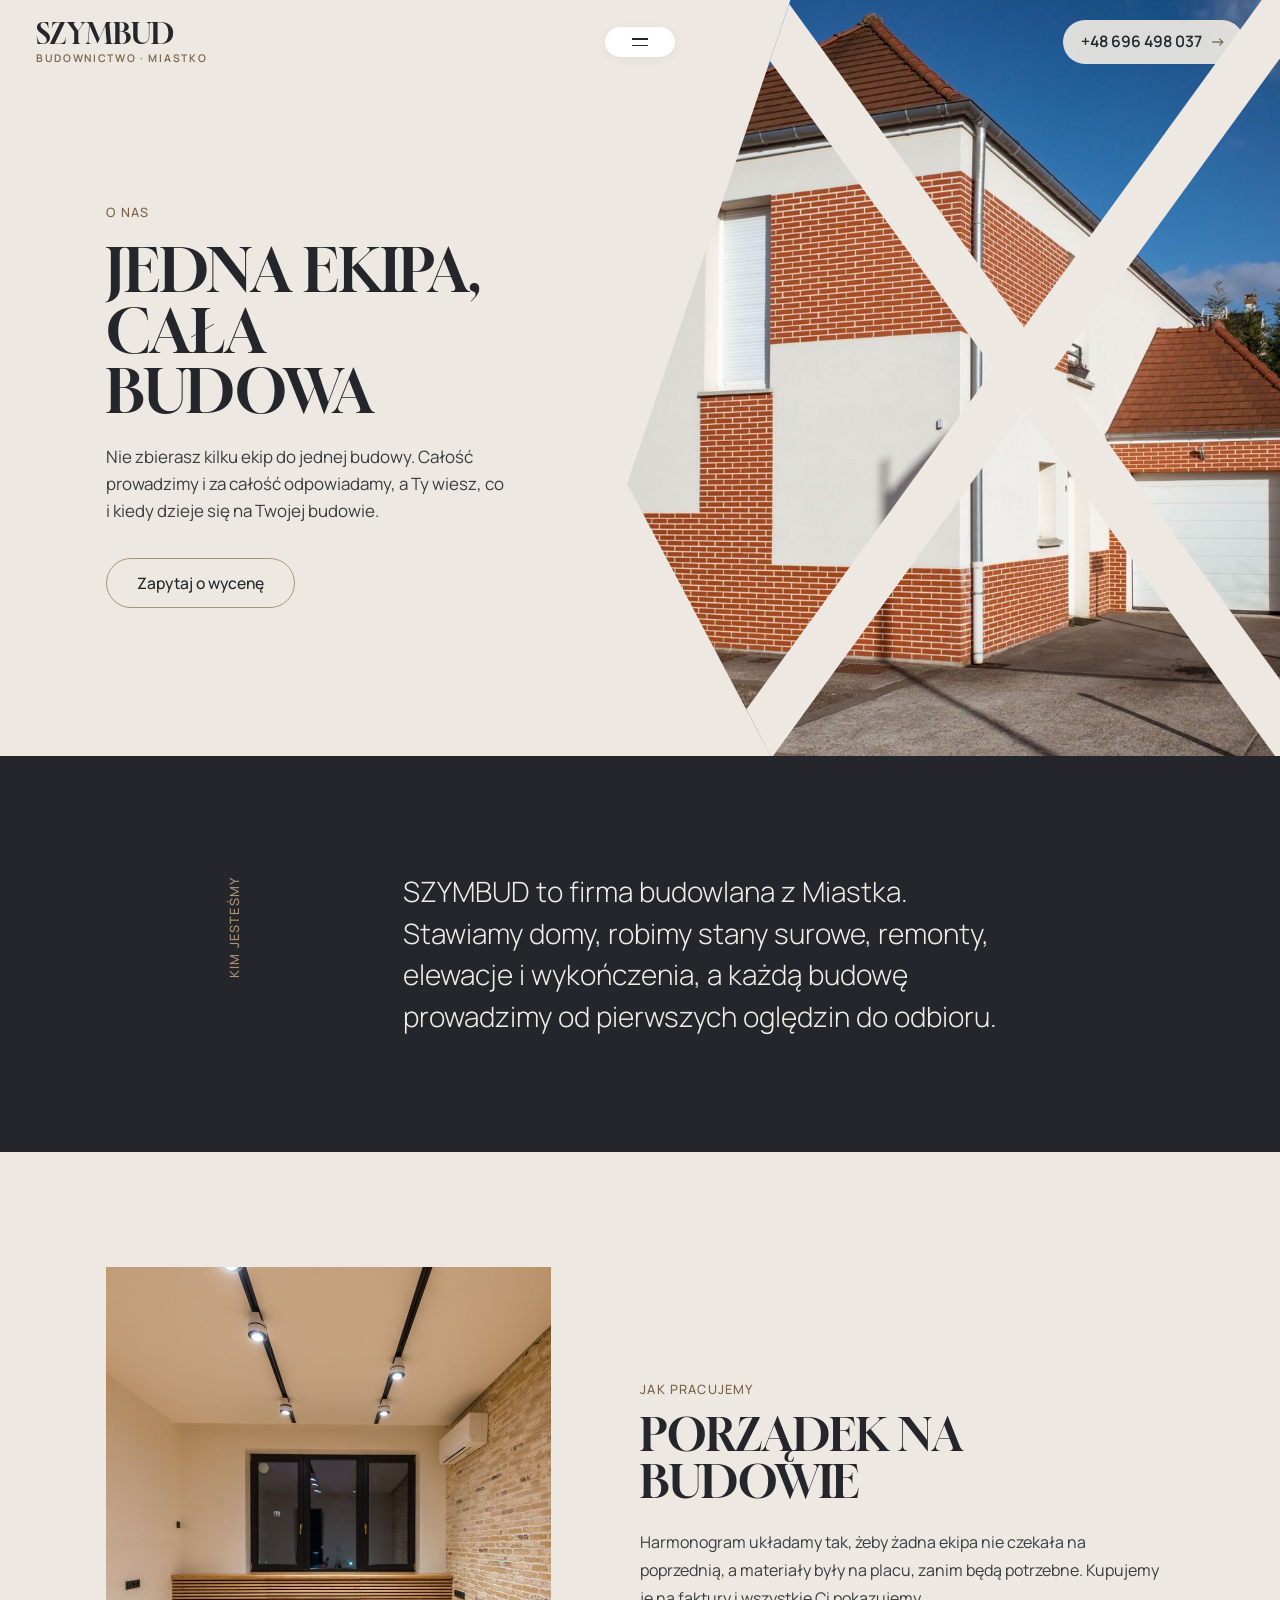
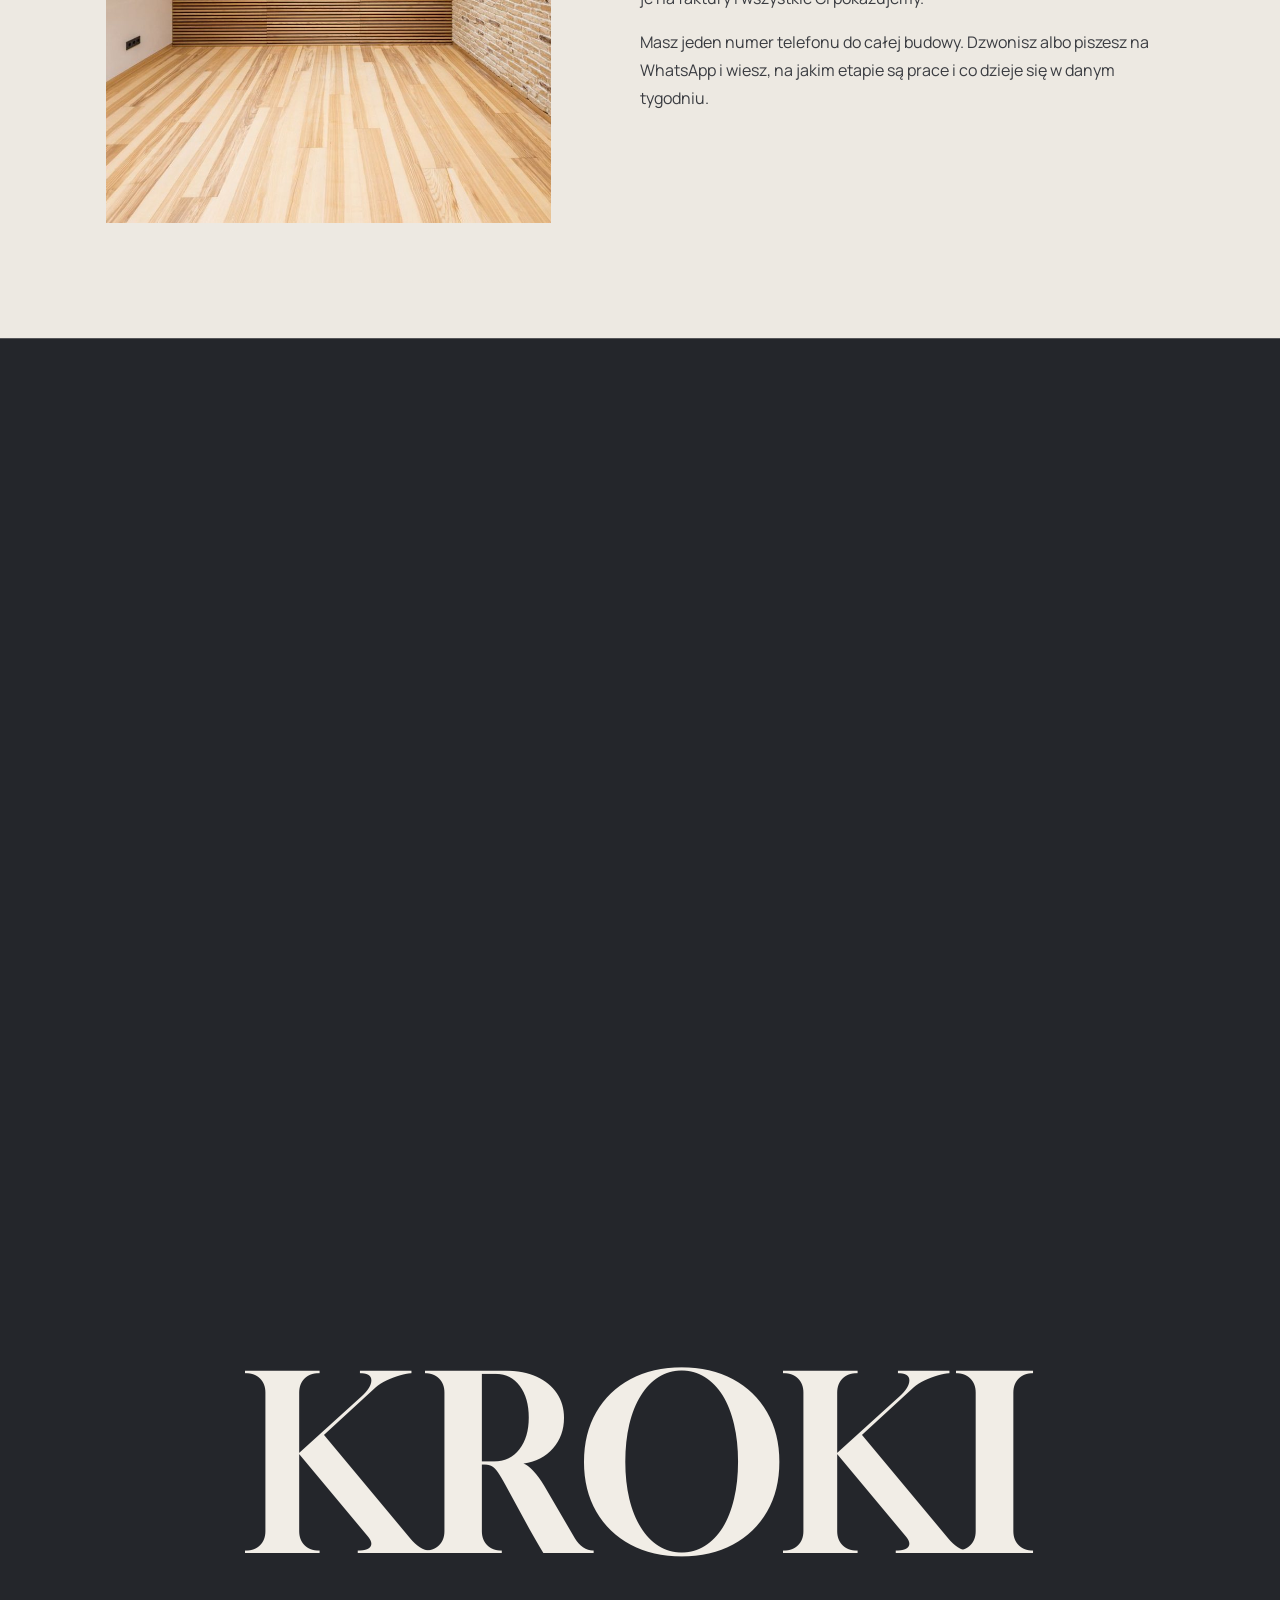
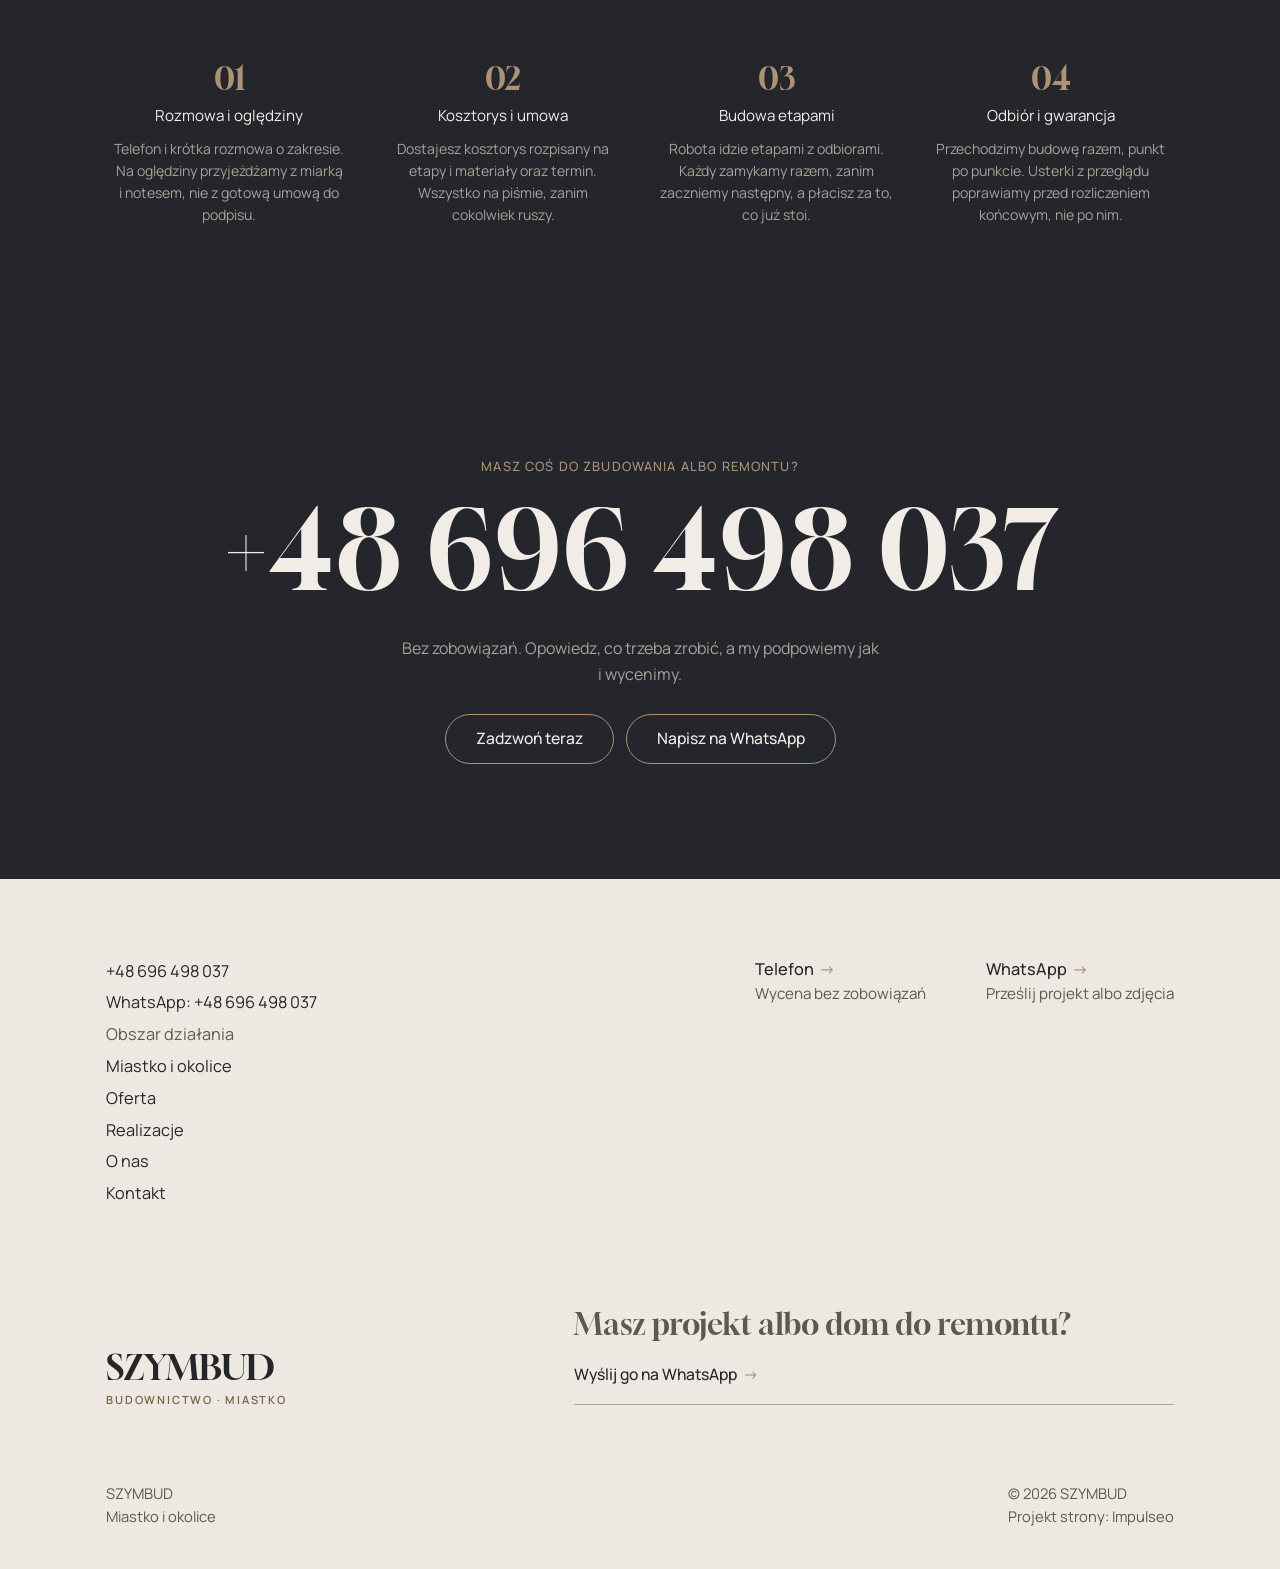
<file: o-nas.html>
<!DOCTYPE html>
<html lang="pl">
<head>
<meta charset="UTF-8">
<meta name="theme-color" content="#EDE9E2">
<meta name="viewport" content="width=device-width, initial-scale=1.0">
<title>O nas - SZYMBUD</title>
<meta name="description" content="Firma budowlana w Miastku: budowa domów, stany surowe, remonty, wykończenia, elewacje. Kosztorys i termin na piśmie przed robotą. Zadzwoń: +48 696 498 037.">
<link rel="canonical" href="https://kris20032.github.io/szymbud/o-nas.html">
<meta name="robots" content="noindex, nofollow">
<meta property="og:type" content="website">
<meta property="og:locale" content="pl_PL">
<meta property="og:site_name" content="SZYMBUD">
<meta property="og:title" content="O nas - SZYMBUD">
<meta property="og:description" content="Firma budowlana w Miastku: budowa domów, stany surowe, remonty, wykończenia, elewacje. Kosztorys i termin na piśmie przed robotą. Zadzwoń: +48 696 498 037.">
<meta property="og:url" content="https://kris20032.github.io/szymbud/o-nas.html">
<meta property="og:image" content="https://kris20032.github.io/szymbud/img/og.jpg">
<meta property="og:image:width" content="1200">
<meta property="og:image:height" content="630">
<meta name="twitter:card" content="summary_large_image">
<link rel="preconnect" href="https://fonts.googleapis.com">
<link rel="preconnect" href="https://fonts.gstatic.com" crossorigin>
<link href="https://fonts.googleapis.com/css2?family=Gloock&family=Manrope:wght@300;400;500;600;700&display=swap" rel="stylesheet">
<link rel="stylesheet" href="assets/styles.css?v=20261104">
</head>
<body>

<header class="nav">
  <div class="nav-inner">
    <a class="brand" href="index.html" aria-label="SZYMBUD - strona główna"><span class="name">SZYMBUD</span><span class="tag">Budownictwo · Miastko</span></a>
    <button class="nav-toggle" aria-label="Menu" aria-controls="menu"><span></span><span></span></button>
    <a class="nav-phone" href="tel:+48696498037">+48 696 498 037 <span class="arr">→</span></a>
  </div>
  <nav class="nav-links" id="menu" aria-label="Menu główne">
    <div class="menu-inner">
      <div class="menu-top"><span class="name">SZYMBUD</span><span></span><a class="btn" href="tel:+48696498037">+48 696 498 037</a></div>
      <div class="menu-cols">
        <ul class="menu-main">
          <li><a href="index.html">Start</a></li>
          <li><a href="oferta.html">Oferta</a></li>
          <li><a href="realizacje.html">Realizacje</a></li>
          <li><a href="o-nas.html">O&nbsp;nas</a></li>
          <li><a href="kontakt.html">Kontakt</a></li>
        </ul>
        <div class="menu-col"><p class="menu-ttl">Usługi</p><ul><li><a href="oferta.html#budowa-domow">Budowa domów</a></li><li><a href="oferta.html#stany-surowe">Stany surowe</a></li><li><a href="oferta.html#remonty">Remonty i&nbsp;modernizacje</a></li><li><a href="oferta.html#wykonczenia">Wykończenia wnętrz</a></li><li><a href="oferta.html#elewacje">Elewacje i&nbsp;docieplenia</a></li><li><a href="oferta.html#murarka">Prace murarskie i&nbsp;tynkarskie</a></li></ul></div>
        <div class="menu-col"><p class="menu-ttl">Kontakt</p><ul>
          <li><a href="tel:+48696498037">+48 696 498 037</a></li>
          <li><a href="https://wa.me/48696498037" target="_blank" rel="noopener">WhatsApp</a></li>
          <li class="muted">Miastko i&nbsp;okolice</li>
        </ul></div>
      </div>
    </div>
  </nav>
</header>

<main>
<section class="banner banner--sub">
  <div class="banner__content">
    <span class="sub">O&nbsp;nas</span>
    <h1>Jedna ekipa, cała budowa</h1>
    <p class="banner__txt">Nie zbierasz kilku ekip do jednej budowy. Całość prowadzimy i&nbsp;za całość odpowiadamy, a&nbsp;Ty wiesz, co i&nbsp;kiedy dzieje się na Twojej budowie.</p>
    <div class="btns"><a class="btn" href="kontakt.html">Zapytaj o&nbsp;wycenę</a></div>
  </div>
  <figure class="hero-img banner__img"><img src="img/g11.jpg" alt="Dom z klinkierem i białym tynkiem" fetchpriority="high" width="1600" height="1066"></figure>
</section>

<section class="bg-ink pv">
  <div class="wrap">
    <div class="intro reveal">
      <span class="sub vlabel">Kim jesteśmy</span>
      <div>
        <p class="intro__txt">SZYMBUD to firma budowlana z&nbsp;Miastka. Stawiamy domy, robimy stany surowe, remonty, elewacje i&nbsp;wykończenia, a&nbsp;każdą budowę prowadzimy od pierwszych oględzin do odbioru.</p>
      </div>
    </div>
  </div>
</section>

<section class="bg-paper pv">
  <div class="wrap">
    <div class="split">
      <figure class="reveal"><img src="img/g7.jpg" alt="Wykończone wnętrze z cegłą" width="1600" height="1068" decoding="async"></figure>
      <div class="reveal">
        <span class="sub">Jak pracujemy</span>
        <h2>Porządek na budowie</h2>
        <p>Harmonogram układamy tak, żeby żadna ekipa nie czekała na poprzednią, a&nbsp;materiały były na placu, zanim będą potrzebne. Kupujemy je na faktury i&nbsp;wszystkie Ci pokazujemy.</p>
        <p>Masz jeden numer telefonu do całej budowy. Dzwonisz albo piszesz na WhatsApp i&nbsp;wiesz, na jakim etapie są prace i&nbsp;co dzieje się w&nbsp;danym tygodniu.</p>
      </div>
    </div>
  </div>
</section>

<section class="stopklatka" aria-hidden="true"><div class="stk-bg" style="background-image:url(img/about.jpg)"></div></section>

<section class="bg-ink pv">
  <h2 class="huge huge--fit6 reveal">Kroki</h2>
  <div class="wrap"><ul class="steps"><li class="reveal"><span class="no">01</span><span class="lab">Rozmowa i&nbsp;oględziny</span><span class="desc">Telefon i&nbsp;krótka rozmowa o&nbsp;zakresie. Na oględziny przyjeżdżamy z&nbsp;miarką i&nbsp;notesem, nie z&nbsp;gotową umową do podpisu.</span></li><li class="reveal"><span class="no">02</span><span class="lab">Kosztorys i&nbsp;umowa</span><span class="desc">Dostajesz kosztorys rozpisany na etapy i&nbsp;materiały oraz termin. Wszystko na piśmie, zanim cokolwiek ruszy.</span></li><li class="reveal"><span class="no">03</span><span class="lab">Budowa etapami</span><span class="desc">Robota idzie etapami z&nbsp;odbiorami. Każdy zamykamy razem, zanim zaczniemy następny, a&nbsp;płacisz za to, co już stoi.</span></li><li class="reveal"><span class="no">04</span><span class="lab">Odbiór i&nbsp;gwarancja</span><span class="desc">Przechodzimy budowę razem, punkt po punkcie. Usterki z&nbsp;przeglądu poprawiamy przed rozliczeniem końcowym, nie po nim.</span></li></ul></div>
</section>

<section class="bg-ink pv call cta">
  <div class="wrap reveal">
    <span class="sub">Masz coś do zbudowania albo remontu?</span>
    <a class="phone-big" href="tel:+48696498037">+48 696 498 037</a>
      <p class="lead">Bez zobowiązań. Opowiedz, co trzeba zrobić, a&nbsp;my podpowiemy jak i&nbsp;wycenimy.</p>
    <div class="btns"><a class="btn" href="tel:+48696498037">Zadzwoń teraz</a><a class="btn" href="https://wa.me/48696498037" target="_blank" rel="noopener">Napisz na WhatsApp</a></div>
  </div>
</section>
</main>

<footer>
  <div class="wrap">
    <div class="foot-top">
      <div class="foot-list">
        <a href="tel:+48696498037">+48 696 498 037</a>
        <a href="https://wa.me/48696498037" target="_blank" rel="noopener">WhatsApp: +48 696 498 037</a>
        <span class="muted">Obszar działania</span>
        <span>Miastko i&nbsp;okolice</span>
        <a href="oferta.html">Oferta</a>
        <a href="realizacje.html">Realizacje</a>
        <a href="o-nas.html">O&nbsp;nas</a>
        <a href="kontakt.html">Kontakt</a>
      </div>
      <div class="foot-side">
        <div><a class="lnk" href="tel:+48696498037">Telefon <span class="arr">→</span></a><span class="foot-note">Wycena bez zobowiązań</span></div>
        <div><a class="lnk" href="https://wa.me/48696498037" target="_blank" rel="noopener">WhatsApp <span class="arr">→</span></a><span class="foot-note">Prześlij projekt albo zdjęcia</span></div>
      </div>
    </div>
    <div class="foot-mid">
      <div class="name">SZYMBUD<small>Budownictwo · Miastko</small></div>
      <div class="foot-cta">
        <span class="big">Masz projekt albo dom do remontu?</span>
        <a class="lnk" href="https://wa.me/48696498037" target="_blank" rel="noopener">Wyślij go na WhatsApp <span class="arr">→</span></a>
      </div>
    </div>
    <div class="foot-bot">
      <span>SZYMBUD<br>Miastko i&nbsp;okolice</span>
      <span>© 2026 SZYMBUD<br>Projekt strony: <a class="foot-credit" href="https://impulseo.pl" target="_blank" rel="noopener">Impulseo</a></span>
    </div>
  </div>
</footer>
<div class="sticky-call"><a class="sc-call" href="tel:+48696498037"><svg class="ico-tel" width="16" height="16" viewBox="0 0 24 24" fill="none" aria-hidden="true"><path d="M6.6 10.8a15.5 15.5 0 0 0 6.6 6.6l2.2-2.2a1 1 0 0 1 1-.24 11.4 11.4 0 0 0 3.6.58 1 1 0 0 1 1 1V20a1 1 0 0 1-1 1A17 17 0 0 1 3 4a1 1 0 0 1 1-1h3.5a1 1 0 0 1 1 1c0 1.25.2 2.46.58 3.6a1 1 0 0 1-.25 1l-2.23 2.2Z" fill="currentColor"/></svg> Zadzwoń</a><a class="sc-quote" href="https://wa.me/48696498037" target="_blank" rel="noopener">WhatsApp</a></div>
<div class="demo-wazne" data-do="2026-11-10" data-cykl="3" hidden><svg class="dw-ico" width="13" height="13" viewBox="0 0 24 24" fill="none" aria-hidden="true"><circle cx="12" cy="12" r="8.6" stroke="currentColor" stroke-width="1.8"/><path d="M12 7.2V12l3.3 2" stroke="currentColor" stroke-width="1.8" stroke-linecap="round"/></svg><span class="dw-txt"></span></div>

<script src="assets/main.js?v=20261104"></script>
</body>
</html>
</file>
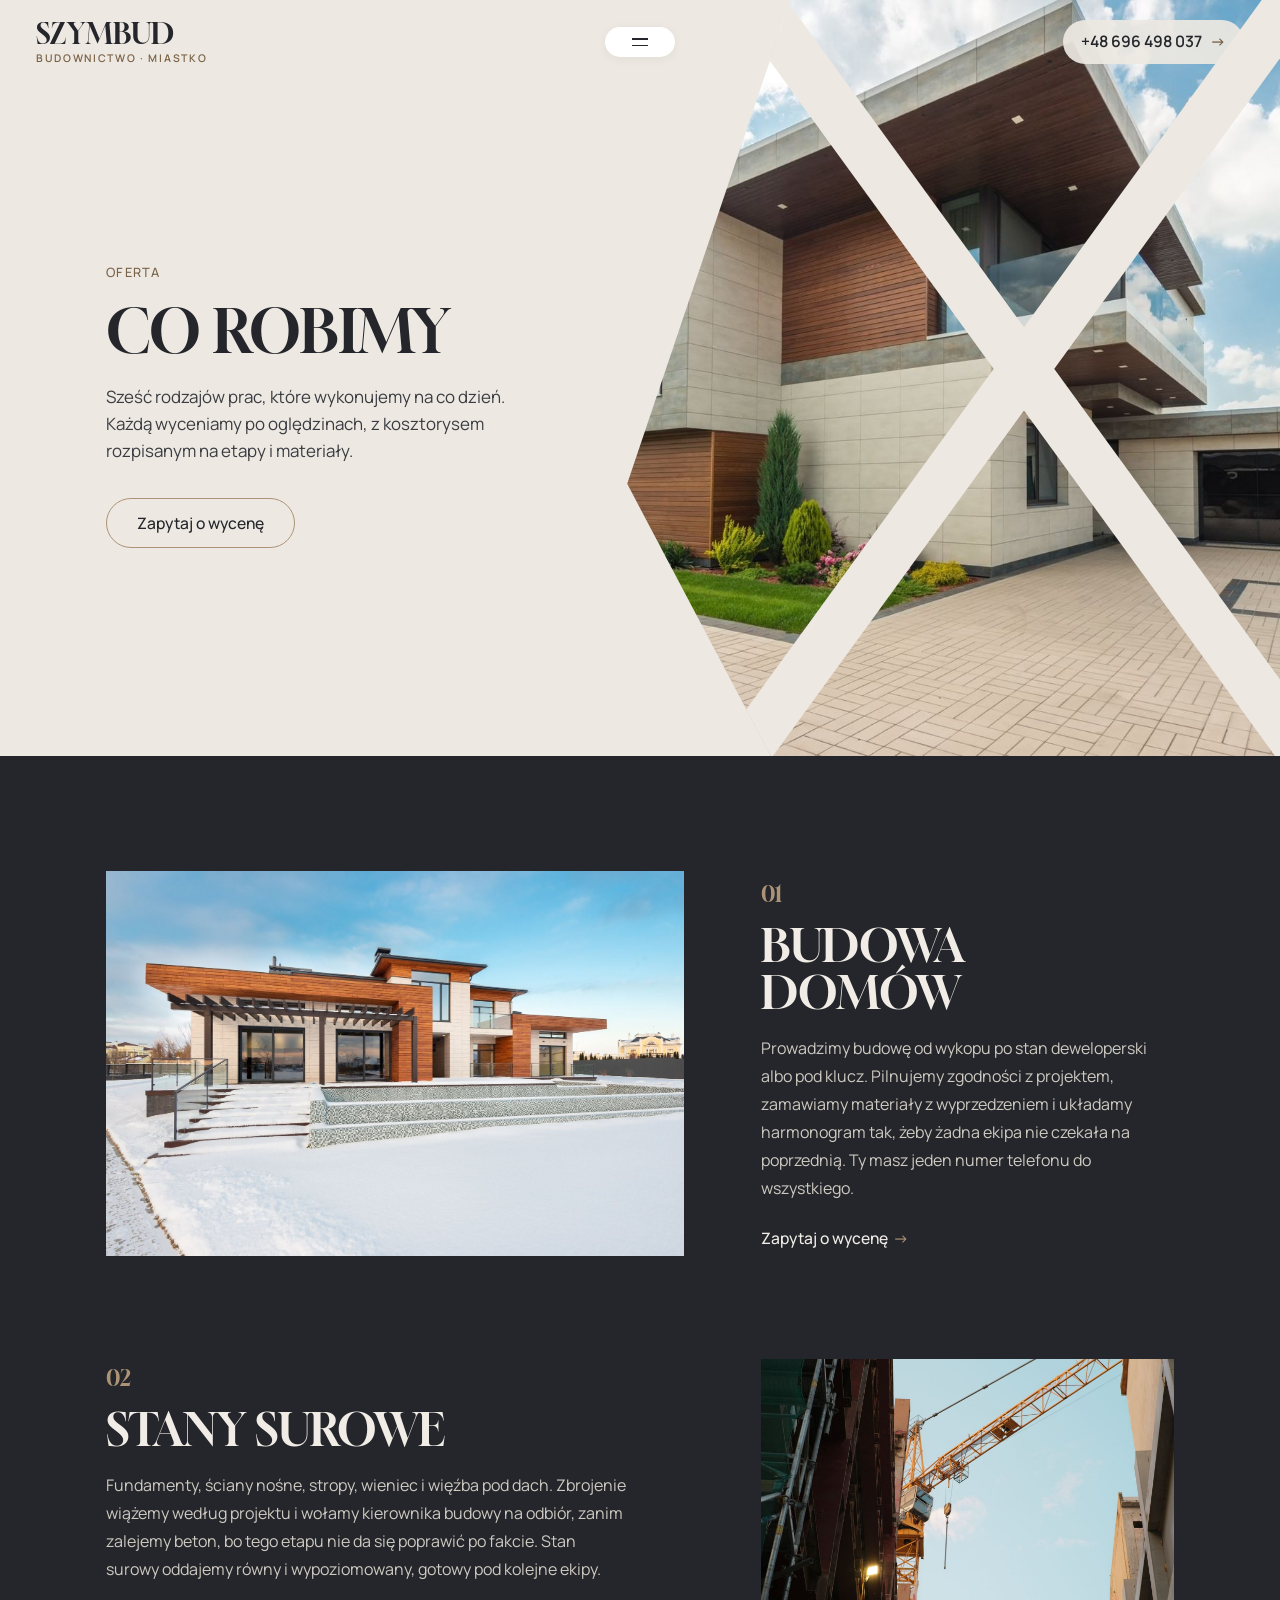
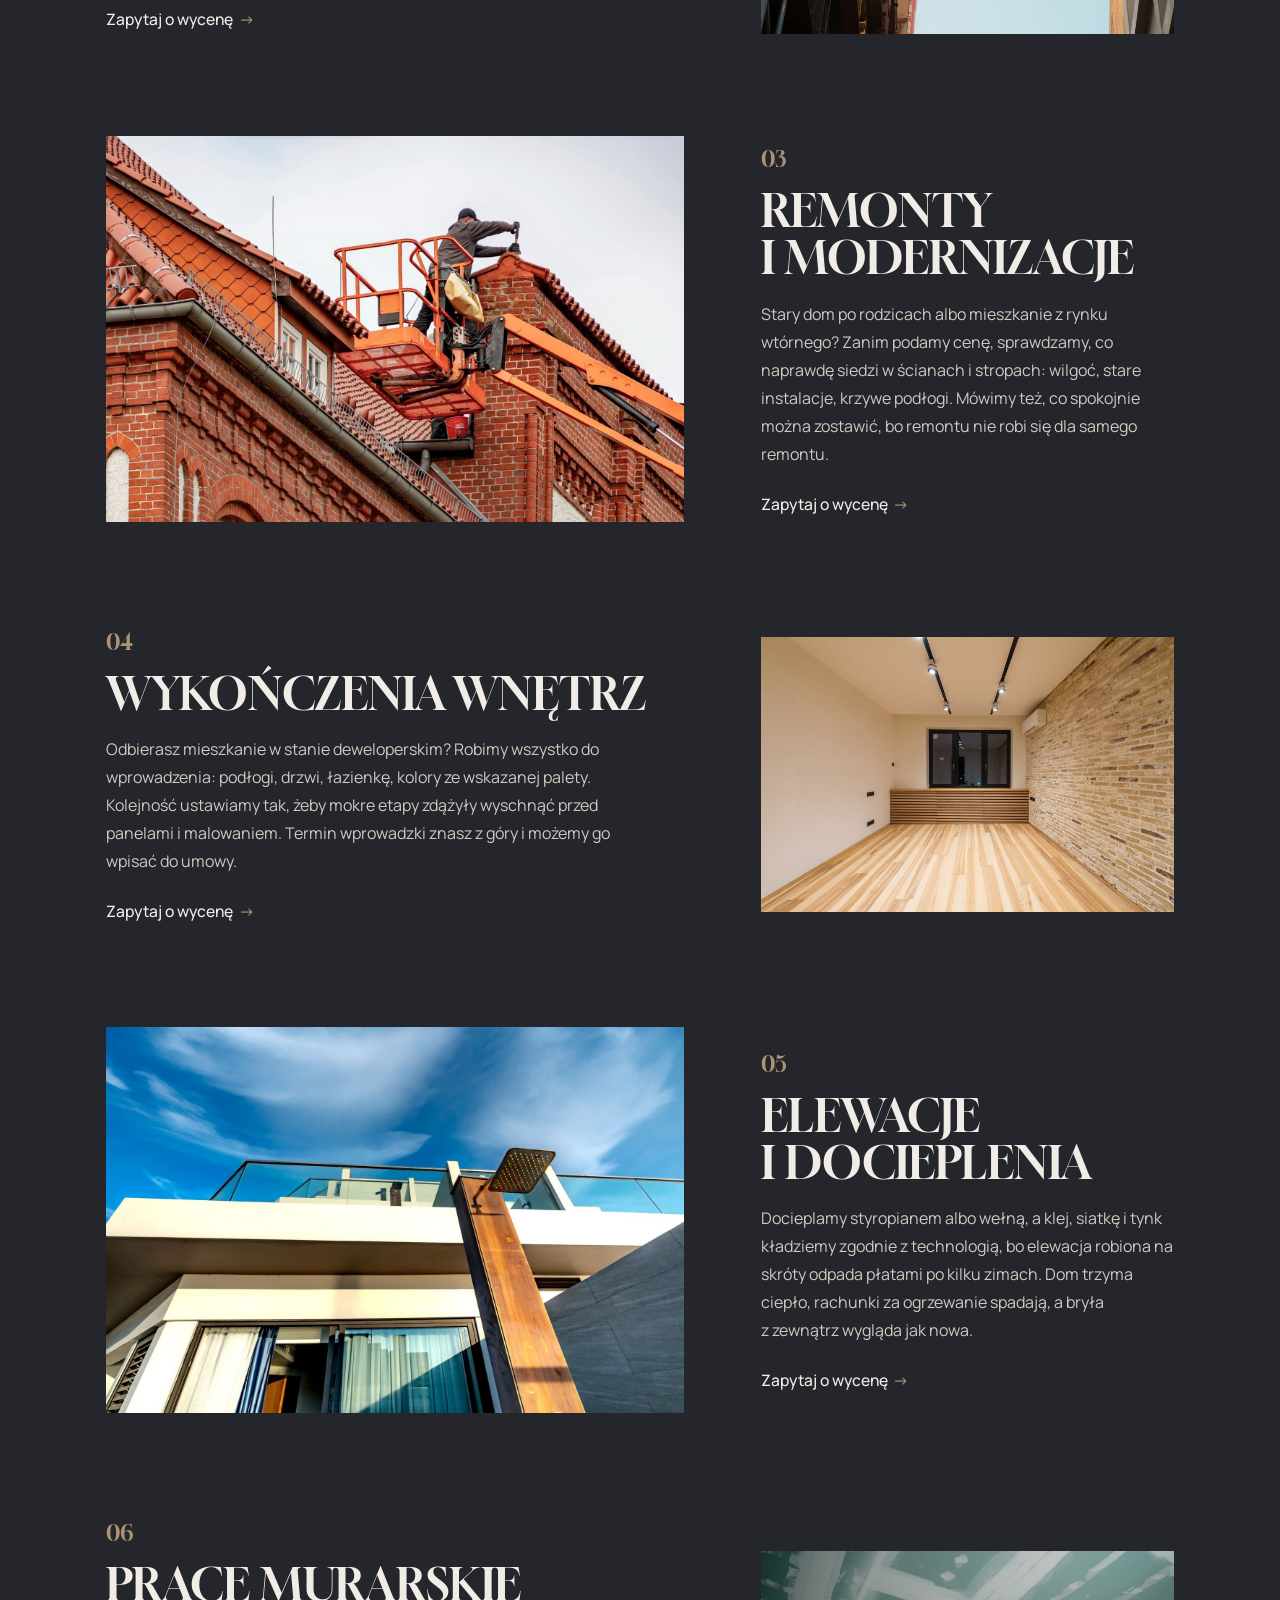
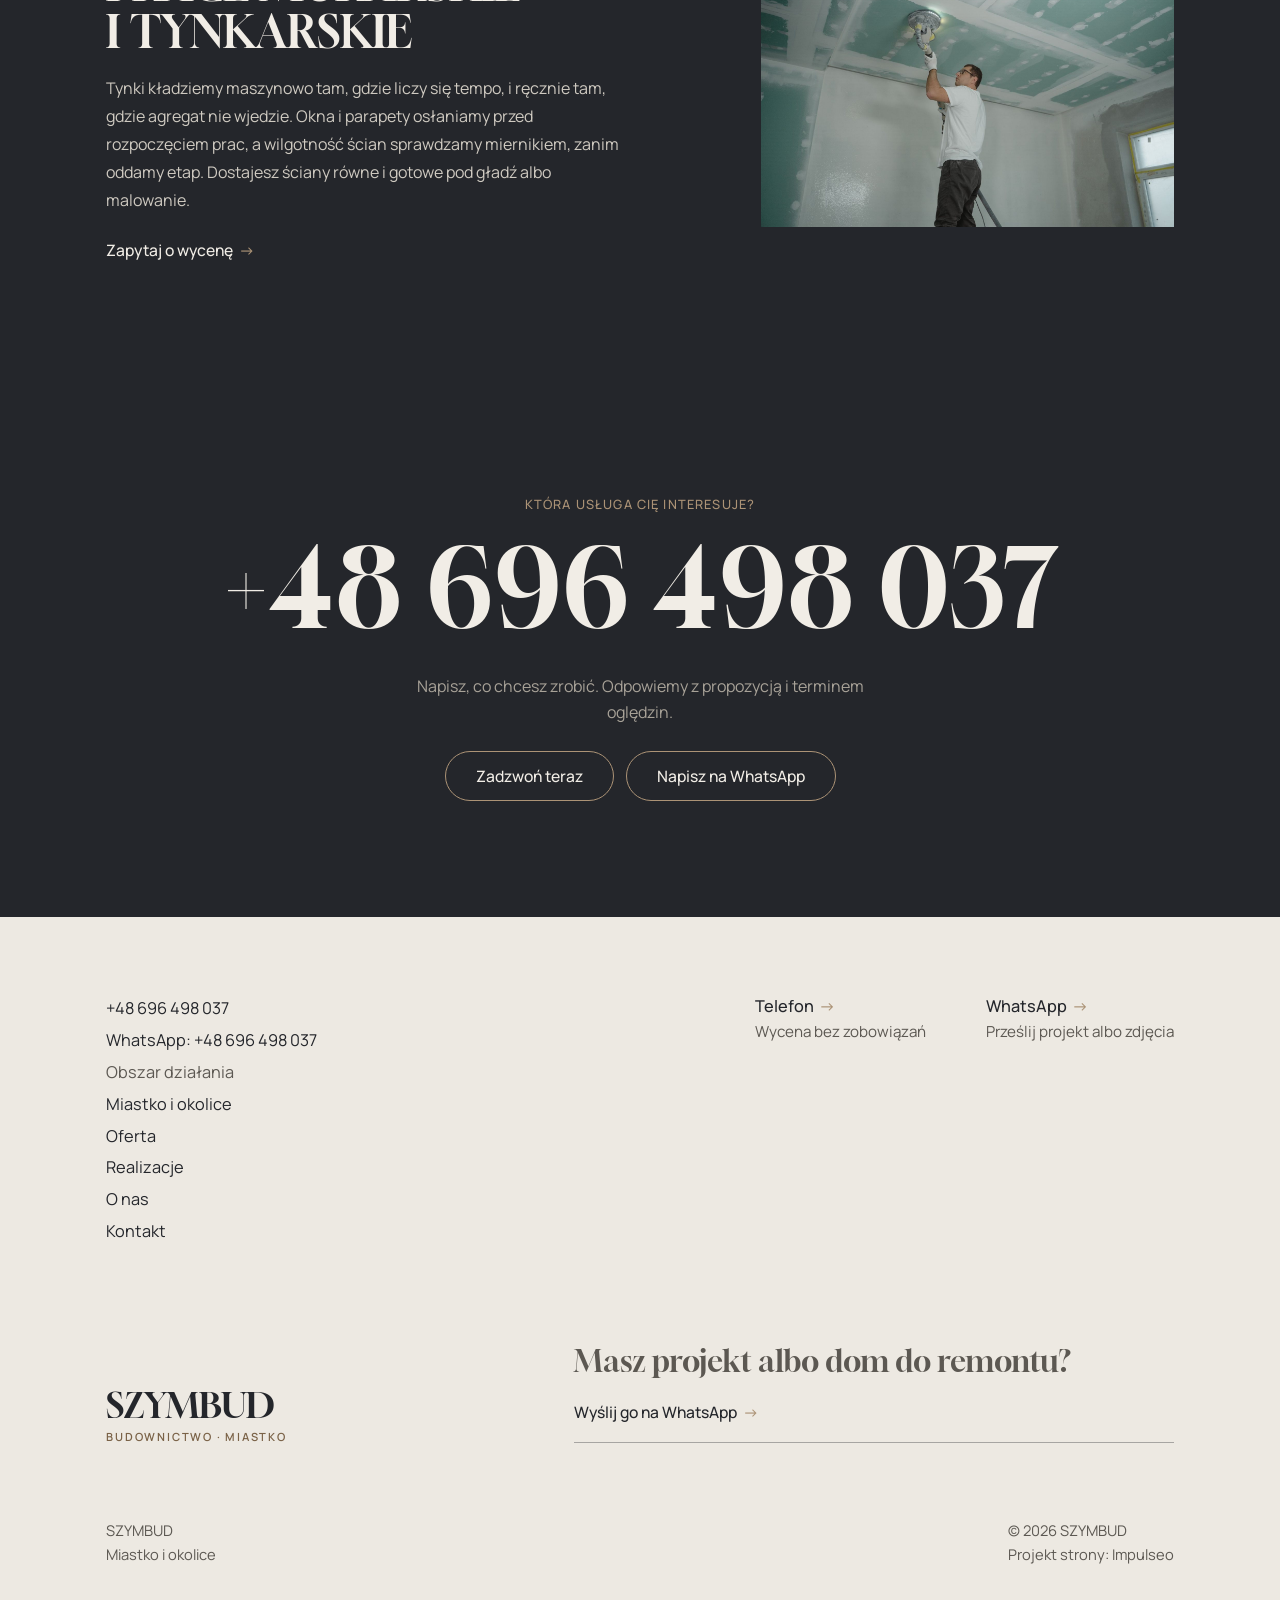
<file: oferta.html>
<!DOCTYPE html>
<html lang="pl">
<head>
<meta charset="UTF-8">
<meta name="theme-color" content="#EDE9E2">
<meta name="viewport" content="width=device-width, initial-scale=1.0">
<title>Oferta - SZYMBUD</title>
<meta name="description" content="Firma budowlana w Miastku: budowa domów, stany surowe, remonty, wykończenia, elewacje. Kosztorys i termin na piśmie przed robotą. Zadzwoń: +48 696 498 037.">
<link rel="canonical" href="https://kris20032.github.io/szymbud/oferta.html">
<meta name="robots" content="noindex, nofollow">
<meta property="og:type" content="website">
<meta property="og:locale" content="pl_PL">
<meta property="og:site_name" content="SZYMBUD">
<meta property="og:title" content="Oferta - SZYMBUD">
<meta property="og:description" content="Firma budowlana w Miastku: budowa domów, stany surowe, remonty, wykończenia, elewacje. Kosztorys i termin na piśmie przed robotą. Zadzwoń: +48 696 498 037.">
<meta property="og:url" content="https://kris20032.github.io/szymbud/oferta.html">
<meta property="og:image" content="https://kris20032.github.io/szymbud/img/og.jpg">
<meta property="og:image:width" content="1200">
<meta property="og:image:height" content="630">
<meta name="twitter:card" content="summary_large_image">
<link rel="preconnect" href="https://fonts.googleapis.com">
<link rel="preconnect" href="https://fonts.gstatic.com" crossorigin>
<link href="https://fonts.googleapis.com/css2?family=Gloock&family=Manrope:wght@300;400;500;600;700&display=swap" rel="stylesheet">
<link rel="stylesheet" href="assets/styles.css?v=20261104">
</head>
<body>

<header class="nav">
  <div class="nav-inner">
    <a class="brand" href="index.html" aria-label="SZYMBUD - strona główna"><span class="name">SZYMBUD</span><span class="tag">Budownictwo · Miastko</span></a>
    <button class="nav-toggle" aria-label="Menu" aria-controls="menu"><span></span><span></span></button>
    <a class="nav-phone" href="tel:+48696498037">+48 696 498 037 <span class="arr">→</span></a>
  </div>
  <nav class="nav-links" id="menu" aria-label="Menu główne">
    <div class="menu-inner">
      <div class="menu-top"><span class="name">SZYMBUD</span><span></span><a class="btn" href="tel:+48696498037">+48 696 498 037</a></div>
      <div class="menu-cols">
        <ul class="menu-main">
          <li><a href="index.html">Start</a></li>
          <li><a href="oferta.html">Oferta</a></li>
          <li><a href="realizacje.html">Realizacje</a></li>
          <li><a href="o-nas.html">O&nbsp;nas</a></li>
          <li><a href="kontakt.html">Kontakt</a></li>
        </ul>
        <div class="menu-col"><p class="menu-ttl">Usługi</p><ul><li><a href="oferta.html#budowa-domow">Budowa domów</a></li><li><a href="oferta.html#stany-surowe">Stany surowe</a></li><li><a href="oferta.html#remonty">Remonty i&nbsp;modernizacje</a></li><li><a href="oferta.html#wykonczenia">Wykończenia wnętrz</a></li><li><a href="oferta.html#elewacje">Elewacje i&nbsp;docieplenia</a></li><li><a href="oferta.html#murarka">Prace murarskie i&nbsp;tynkarskie</a></li></ul></div>
        <div class="menu-col"><p class="menu-ttl">Kontakt</p><ul>
          <li><a href="tel:+48696498037">+48 696 498 037</a></li>
          <li><a href="https://wa.me/48696498037" target="_blank" rel="noopener">WhatsApp</a></li>
          <li class="muted">Miastko i&nbsp;okolice</li>
        </ul></div>
      </div>
    </div>
  </nav>
</header>

<main>
<section class="banner banner--sub">
  <div class="banner__content">
    <span class="sub">Oferta</span>
    <h1>Co robimy</h1>
    <p class="banner__txt">Sześć rodzajów prac, które wykonujemy na co dzień. Każdą wyceniamy po oględzinach, z&nbsp;kosztorysem rozpisanym na etapy i&nbsp;materiały.</p>
    <div class="btns"><a class="btn" href="kontakt.html">Zapytaj o&nbsp;wycenę</a></div>
  </div>
  <figure class="hero-img banner__img"><img src="img/g1.jpg" alt="Nowoczesny dom jednorodzinny" fetchpriority="high" width="1600" height="1066"></figure>
</section>

<section class="bg-ink pv">
  <div class="wrap">
    <div class="svc-rows">
      <article class="svc-row reveal" id="budowa-domow">
        <figure><img src="img/g12.jpg" alt="Budowa domów" width="1600" height="1066" decoding="async"></figure>
        <div><span class="no">01</span><h2>Budowa domów</h2><p>Prowadzimy budowę od wykopu po stan deweloperski albo pod klucz. Pilnujemy zgodności z&nbsp;projektem, zamawiamy materiały z&nbsp;wyprzedzeniem i&nbsp;układamy harmonogram tak, żeby żadna ekipa nie czekała na poprzednią. Ty masz jeden numer telefonu do wszystkiego.</p><a class="lnk" href="kontakt.html">Zapytaj o&nbsp;wycenę <span class="arr">→</span></a></div>
      </article>
      <article class="svc-row reveal" id="stany-surowe">
        <figure><img src="img/g13.jpg" alt="Stany surowe" width="1600" height="1066" decoding="async"></figure>
        <div><span class="no">02</span><h2>Stany surowe</h2><p>Fundamenty, ściany nośne, stropy, wieniec i&nbsp;więźba pod dach. Zbrojenie wiążemy według projektu i&nbsp;wołamy kierownika budowy na odbiór, zanim zalejemy beton, bo tego etapu nie da się poprawić po fakcie. Stan surowy oddajemy równy i&nbsp;wypoziomowany, gotowy pod kolejne ekipy.</p><a class="lnk" href="kontakt.html">Zapytaj o&nbsp;wycenę <span class="arr">→</span></a></div>
      </article>
      <article class="svc-row reveal" id="remonty">
        <figure><img src="img/g6.jpg" alt="Remonty i modernizacje" loading="lazy" width="1600" height="1066" decoding="async"></figure>
        <div><span class="no">03</span><h2>Remonty i&nbsp;modernizacje</h2><p>Stary dom po rodzicach albo mieszkanie z&nbsp;rynku wtórnego? Zanim podamy cenę, sprawdzamy, co naprawdę siedzi w&nbsp;ścianach i&nbsp;stropach: wilgoć, stare instalacje, krzywe podłogi. Mówimy też, co spokojnie można zostawić, bo remontu nie robi się dla samego remontu.</p><a class="lnk" href="kontakt.html">Zapytaj o&nbsp;wycenę <span class="arr">→</span></a></div>
      </article>
      <article class="svc-row reveal" id="wykonczenia">
        <figure><img src="img/g7.jpg" alt="Wykończenia wnętrz" loading="lazy" width="1600" height="1066" decoding="async"></figure>
        <div><span class="no">04</span><h2>Wykończenia wnętrz</h2><p>Odbierasz mieszkanie w&nbsp;stanie deweloperskim? Robimy wszystko do wprowadzenia: podłogi, drzwi, łazienkę, kolory ze wskazanej palety. Kolejność ustawiamy tak, żeby mokre etapy zdążyły wyschnąć przed panelami i&nbsp;malowaniem. Termin wprowadzki znasz z&nbsp;góry i&nbsp;możemy go wpisać do umowy.</p><a class="lnk" href="kontakt.html">Zapytaj o&nbsp;wycenę <span class="arr">→</span></a></div>
      </article>
      <article class="svc-row reveal" id="elewacje">
        <figure><img src="img/g9.jpg" alt="Elewacje i docieplenia" loading="lazy" width="1600" height="1066" decoding="async"></figure>
        <div><span class="no">05</span><h2>Elewacje i&nbsp;docieplenia</h2><p>Docieplamy styropianem albo wełną, a&nbsp;klej, siatkę i&nbsp;tynk kładziemy zgodnie z&nbsp;technologią, bo elewacja robiona na skróty odpada płatami po kilku zimach. Dom trzyma ciepło, rachunki za ogrzewanie spadają, a&nbsp;bryła z&nbsp;zewnątrz wygląda jak nowa.</p><a class="lnk" href="kontakt.html">Zapytaj o&nbsp;wycenę <span class="arr">→</span></a></div>
      </article>
      <article class="svc-row reveal" id="murarka">
        <figure><img src="img/g4.jpg" alt="Prace murarskie i tynkarskie" loading="lazy" width="1600" height="1066" decoding="async"></figure>
        <div><span class="no">06</span><h2>Prace murarskie i&nbsp;tynkarskie</h2><p>Tynki kładziemy maszynowo tam, gdzie liczy się tempo, i&nbsp;ręcznie tam, gdzie agregat nie wjedzie. Okna i&nbsp;parapety osłaniamy przed rozpoczęciem prac, a&nbsp;wilgotność ścian sprawdzamy miernikiem, zanim oddamy etap. Dostajesz ściany równe i&nbsp;gotowe pod gładź albo malowanie.</p><a class="lnk" href="kontakt.html">Zapytaj o&nbsp;wycenę <span class="arr">→</span></a></div>
      </article>
    </div>
  </div>
</section>

<section class="bg-ink pv call cta">
  <div class="wrap reveal">
    <span class="sub">Która usługa Cię interesuje?</span>
    <a class="phone-big" href="tel:+48696498037">+48 696 498 037</a>
      <p class="lead">Napisz, co chcesz zrobić. Odpowiemy z&nbsp;propozycją i&nbsp;terminem oględzin.</p>
    <div class="btns"><a class="btn" href="tel:+48696498037">Zadzwoń teraz</a><a class="btn" href="https://wa.me/48696498037" target="_blank" rel="noopener">Napisz na WhatsApp</a></div>
  </div>
</section>
</main>

<footer>
  <div class="wrap">
    <div class="foot-top">
      <div class="foot-list">
        <a href="tel:+48696498037">+48 696 498 037</a>
        <a href="https://wa.me/48696498037" target="_blank" rel="noopener">WhatsApp: +48 696 498 037</a>
        <span class="muted">Obszar działania</span>
        <span>Miastko i&nbsp;okolice</span>
        <a href="oferta.html">Oferta</a>
        <a href="realizacje.html">Realizacje</a>
        <a href="o-nas.html">O&nbsp;nas</a>
        <a href="kontakt.html">Kontakt</a>
      </div>
      <div class="foot-side">
        <div><a class="lnk" href="tel:+48696498037">Telefon <span class="arr">→</span></a><span class="foot-note">Wycena bez zobowiązań</span></div>
        <div><a class="lnk" href="https://wa.me/48696498037" target="_blank" rel="noopener">WhatsApp <span class="arr">→</span></a><span class="foot-note">Prześlij projekt albo zdjęcia</span></div>
      </div>
    </div>
    <div class="foot-mid">
      <div class="name">SZYMBUD<small>Budownictwo · Miastko</small></div>
      <div class="foot-cta">
        <span class="big">Masz projekt albo dom do remontu?</span>
        <a class="lnk" href="https://wa.me/48696498037" target="_blank" rel="noopener">Wyślij go na WhatsApp <span class="arr">→</span></a>
      </div>
    </div>
    <div class="foot-bot">
      <span>SZYMBUD<br>Miastko i&nbsp;okolice</span>
      <span>© 2026 SZYMBUD<br>Projekt strony: <a class="foot-credit" href="https://impulseo.pl" target="_blank" rel="noopener">Impulseo</a></span>
    </div>
  </div>
</footer>
<div class="sticky-call"><a class="sc-call" href="tel:+48696498037"><svg class="ico-tel" width="16" height="16" viewBox="0 0 24 24" fill="none" aria-hidden="true"><path d="M6.6 10.8a15.5 15.5 0 0 0 6.6 6.6l2.2-2.2a1 1 0 0 1 1-.24 11.4 11.4 0 0 0 3.6.58 1 1 0 0 1 1 1V20a1 1 0 0 1-1 1A17 17 0 0 1 3 4a1 1 0 0 1 1-1h3.5a1 1 0 0 1 1 1c0 1.25.2 2.46.58 3.6a1 1 0 0 1-.25 1l-2.23 2.2Z" fill="currentColor"/></svg> Zadzwoń</a><a class="sc-quote" href="https://wa.me/48696498037" target="_blank" rel="noopener">WhatsApp</a></div>
<div class="demo-wazne" data-do="2026-11-10" data-cykl="3" hidden><svg class="dw-ico" width="13" height="13" viewBox="0 0 24 24" fill="none" aria-hidden="true"><circle cx="12" cy="12" r="8.6" stroke="currentColor" stroke-width="1.8"/><path d="M12 7.2V12l3.3 2" stroke="currentColor" stroke-width="1.8" stroke-linecap="round"/></svg><span class="dw-txt"></span></div>

<script src="assets/main.js?v=20261104"></script>
</body>
</html>
</file>
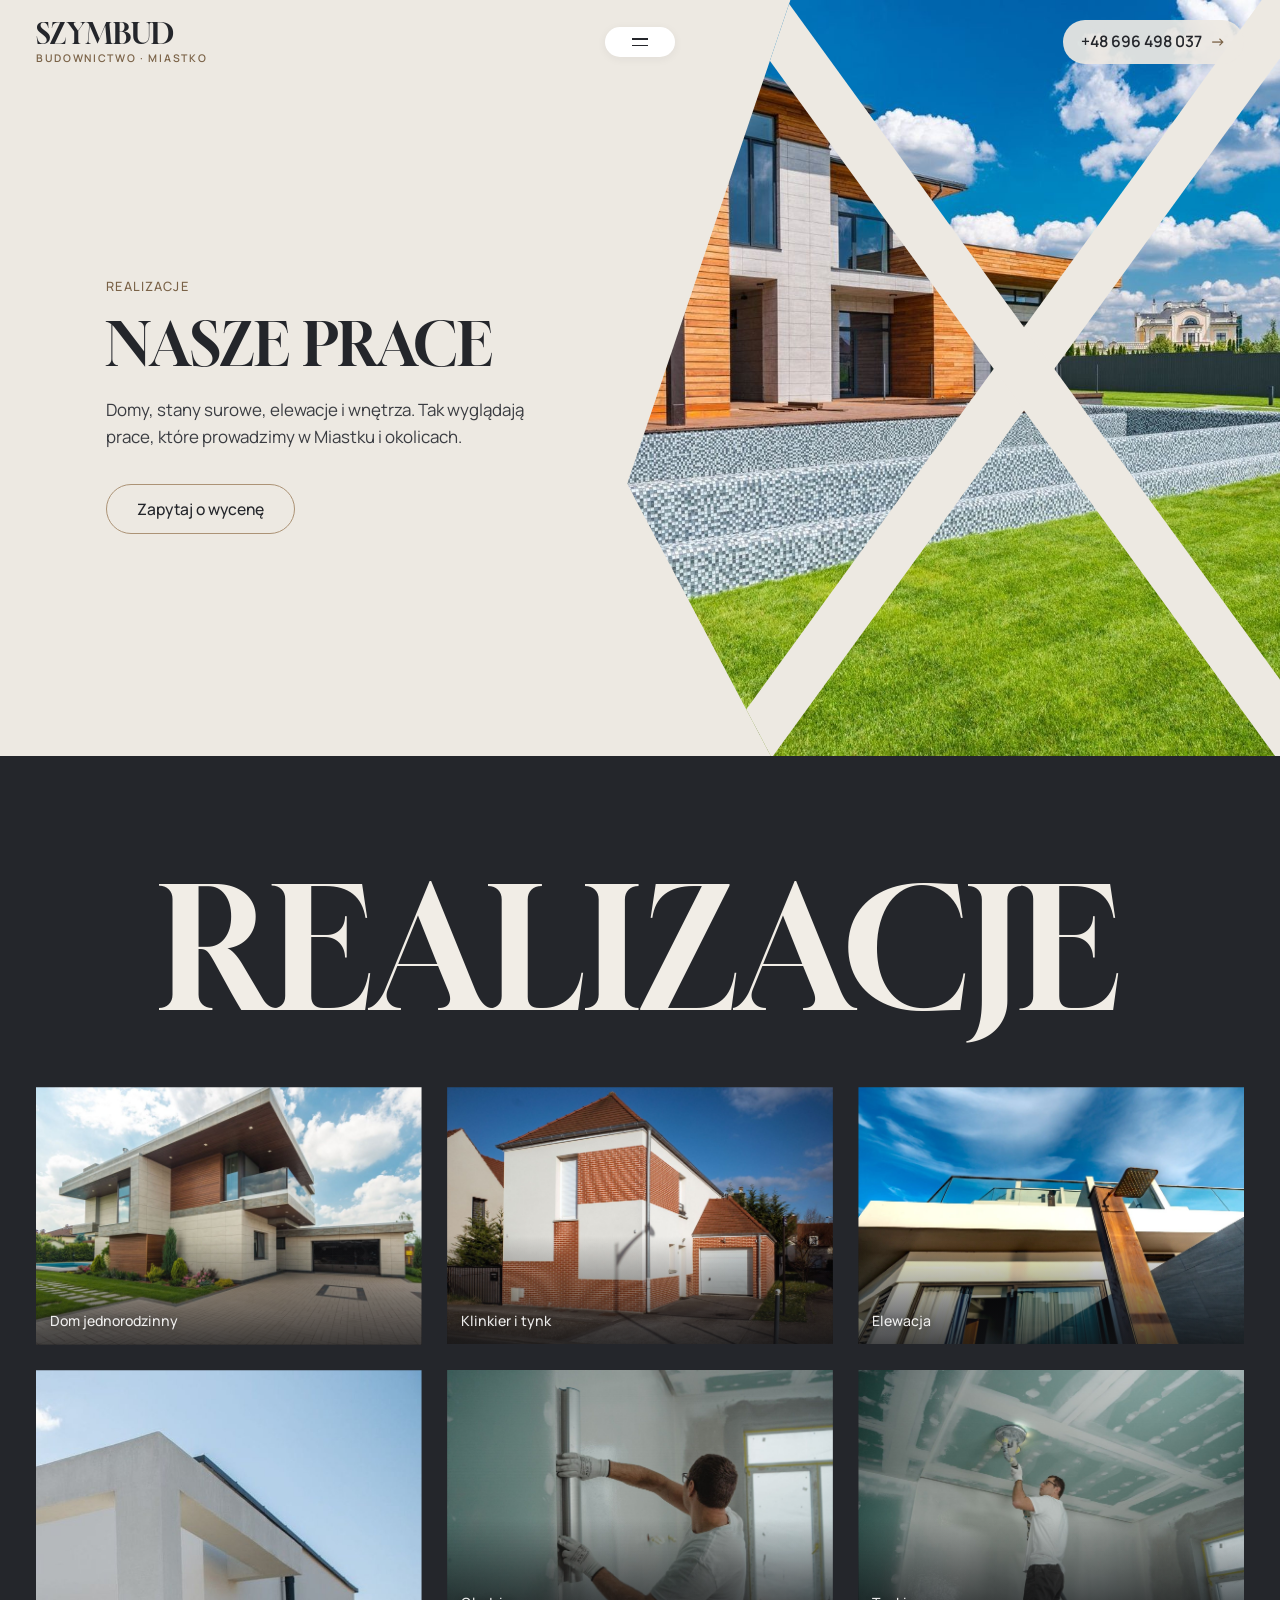
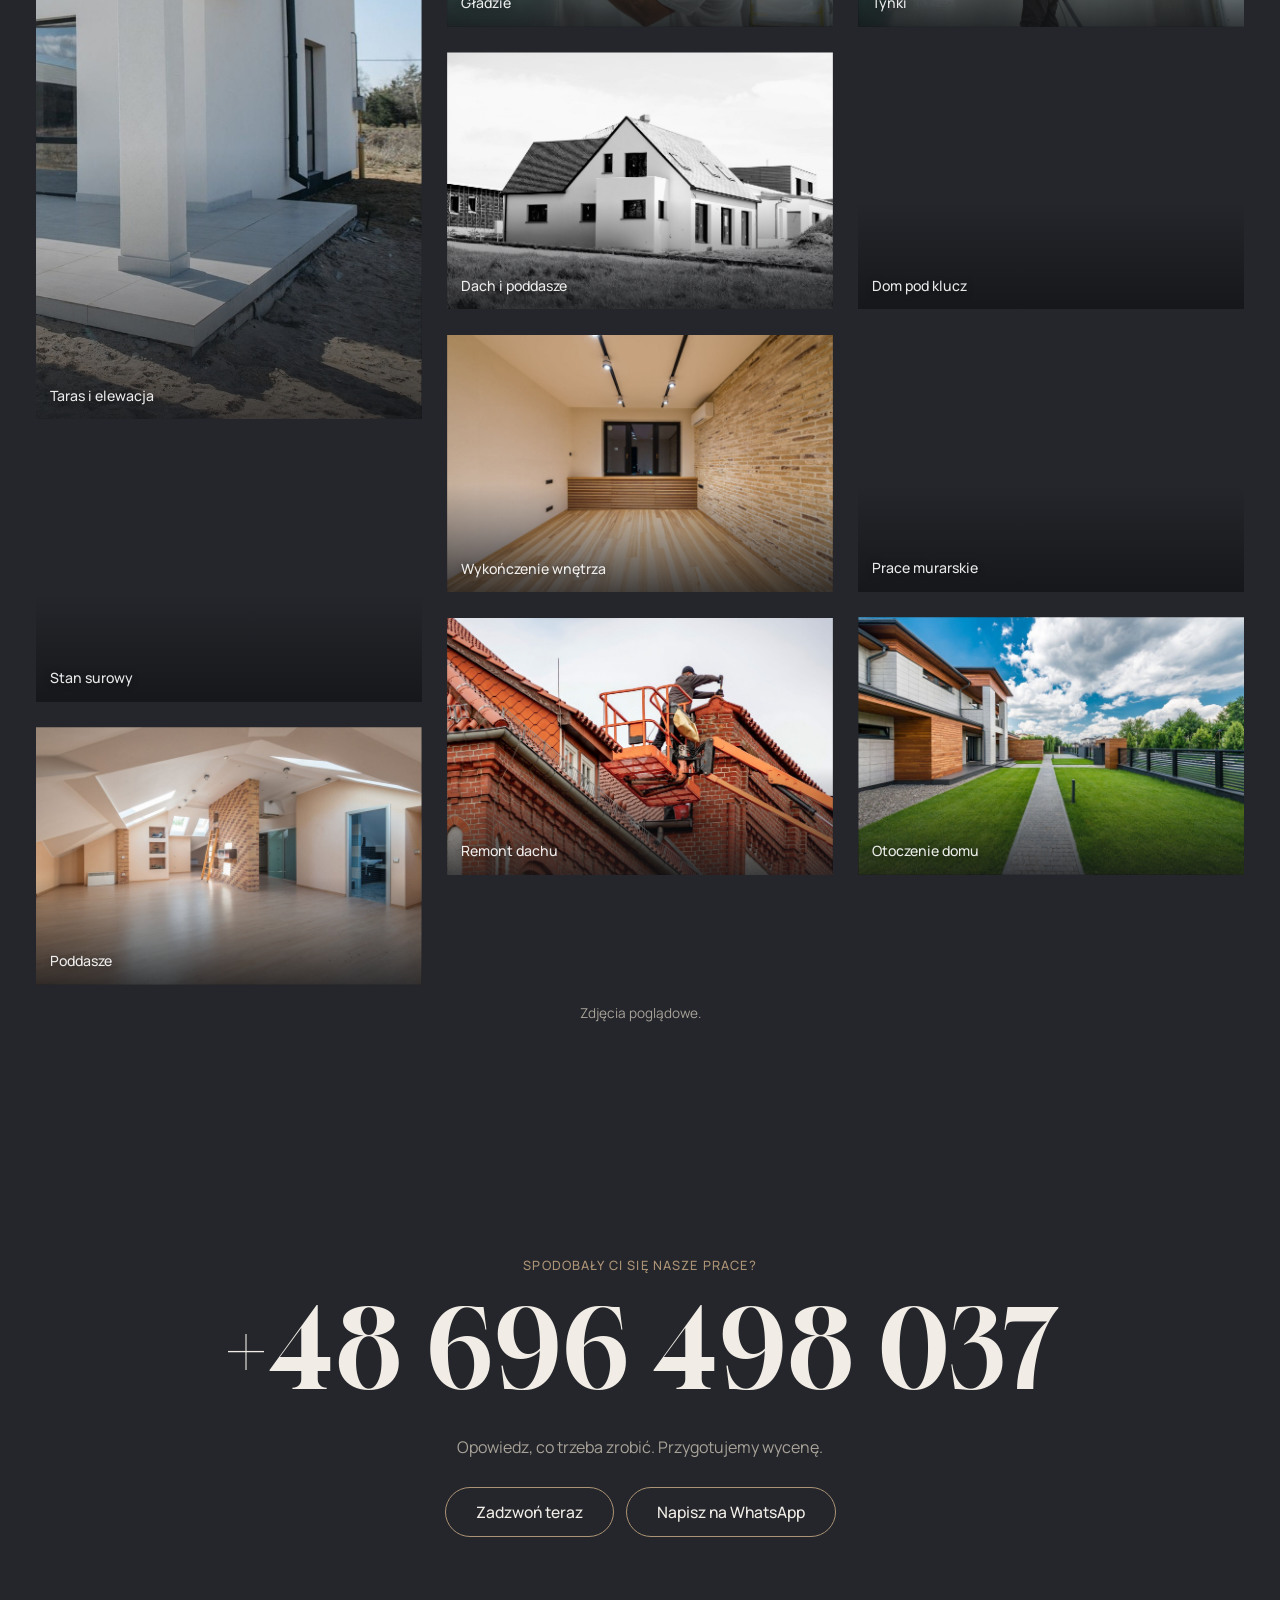
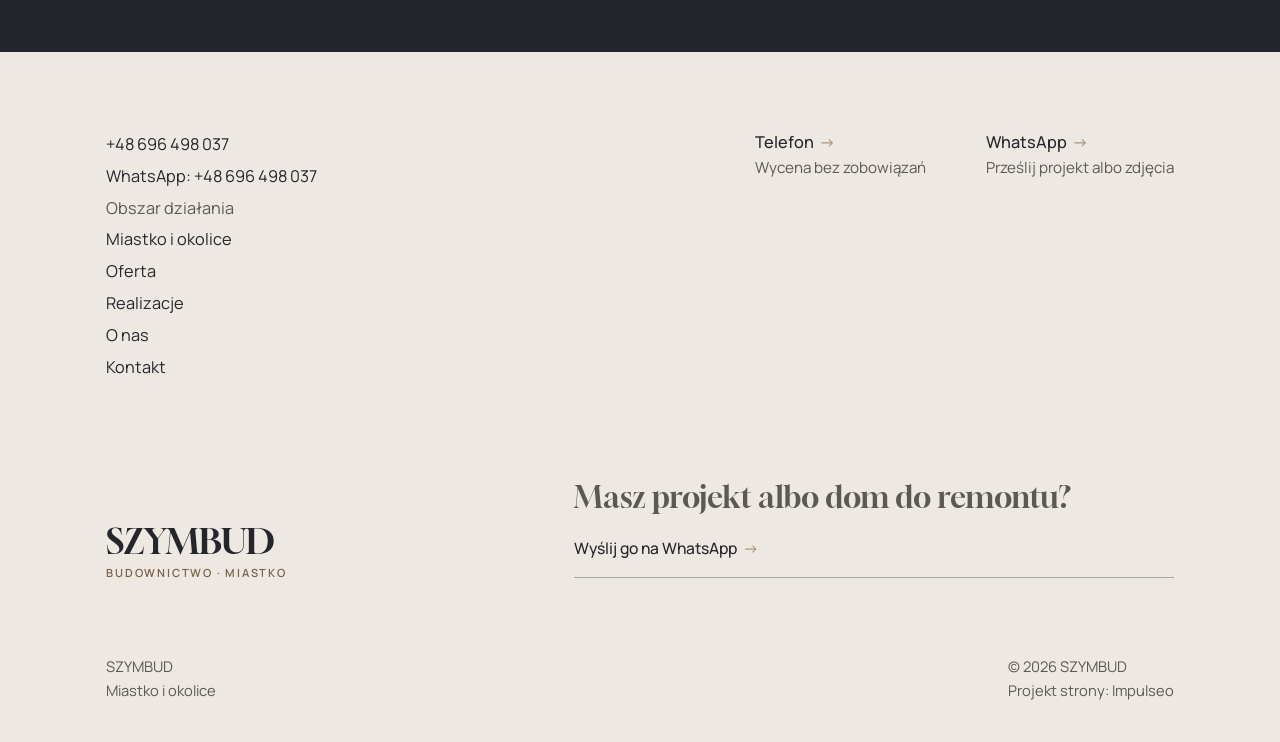
<file: realizacje.html>
<!DOCTYPE html>
<html lang="pl">
<head>
<meta charset="UTF-8">
<meta name="theme-color" content="#EDE9E2">
<meta name="viewport" content="width=device-width, initial-scale=1.0">
<title>Realizacje - SZYMBUD</title>
<meta name="description" content="Realizacje SZYMBUD: Fundamenty i zbrojenie, Stan surowy, Więźba i dach, Wykończenie wnętrza, Elewacja i docieplenie">
<link rel="canonical" href="https://kris20032.github.io/szymbud/realizacje.html">
<meta name="robots" content="noindex, nofollow">
<meta property="og:type" content="website">
<meta property="og:locale" content="pl_PL">
<meta property="og:site_name" content="SZYMBUD">
<meta property="og:title" content="Realizacje - SZYMBUD">
<meta property="og:description" content="Realizacje SZYMBUD: Fundamenty i zbrojenie, Stan surowy, Więźba i dach, Wykończenie wnętrza, Elewacja i docieplenie">
<meta property="og:url" content="https://kris20032.github.io/szymbud/realizacje.html">
<meta property="og:image" content="https://kris20032.github.io/szymbud/img/og.jpg">
<meta property="og:image:width" content="1200">
<meta property="og:image:height" content="630">
<meta name="twitter:card" content="summary_large_image">
<link rel="preconnect" href="https://fonts.googleapis.com">
<link rel="preconnect" href="https://fonts.gstatic.com" crossorigin>
<link href="https://fonts.googleapis.com/css2?family=Gloock&family=Manrope:wght@300;400;500;600;700&display=swap" rel="stylesheet">
<link rel="stylesheet" href="assets/styles.css?v=20261104">
</head>
<body>

<header class="nav">
  <div class="nav-inner">
    <a class="brand" href="index.html" aria-label="SZYMBUD - strona główna"><span class="name">SZYMBUD</span><span class="tag">Budownictwo · Miastko</span></a>
    <button class="nav-toggle" aria-label="Menu" aria-controls="menu"><span></span><span></span></button>
    <a class="nav-phone" href="tel:+48696498037">+48 696 498 037 <span class="arr">→</span></a>
  </div>
  <nav class="nav-links" id="menu" aria-label="Menu główne">
    <div class="menu-inner">
      <div class="menu-top"><span class="name">SZYMBUD</span><span></span><a class="btn" href="tel:+48696498037">+48 696 498 037</a></div>
      <div class="menu-cols">
        <ul class="menu-main">
          <li><a href="index.html">Start</a></li>
          <li><a href="oferta.html">Oferta</a></li>
          <li><a href="realizacje.html">Realizacje</a></li>
          <li><a href="o-nas.html">O&nbsp;nas</a></li>
          <li><a href="kontakt.html">Kontakt</a></li>
        </ul>
        <div class="menu-col"><p class="menu-ttl">Usługi</p><ul><li><a href="oferta.html#budowa-domow">Budowa domów</a></li><li><a href="oferta.html#stany-surowe">Stany surowe</a></li><li><a href="oferta.html#remonty">Remonty i&nbsp;modernizacje</a></li><li><a href="oferta.html#wykonczenia">Wykończenia wnętrz</a></li><li><a href="oferta.html#elewacje">Elewacje i&nbsp;docieplenia</a></li><li><a href="oferta.html#murarka">Prace murarskie i&nbsp;tynkarskie</a></li></ul></div>
        <div class="menu-col"><p class="menu-ttl">Kontakt</p><ul>
          <li><a href="tel:+48696498037">+48 696 498 037</a></li>
          <li><a href="https://wa.me/48696498037" target="_blank" rel="noopener">WhatsApp</a></li>
          <li class="muted">Miastko i&nbsp;okolice</li>
        </ul></div>
      </div>
    </div>
  </nav>
</header>

<main>
<section class="banner banner--sub banner--r">
  <div class="banner__content">
    <span class="sub">Realizacje</span>
    <h1>Nasze prace</h1>
    <p class="banner__txt">Domy, stany surowe, elewacje i&nbsp;wnętrza. Tak wyglądają prace, które prowadzimy w&nbsp;Miastku i&nbsp;okolicach.</p>
    <div class="btns"><a class="btn" href="kontakt.html">Zapytaj o&nbsp;wycenę</a></div>
  </div>
  <figure class="hero-img banner__img"><img src="img/g10.jpg" alt="Nowoczesny dom z drewnianą elewacją" fetchpriority="high" width="1600" height="1066"></figure>
</section>

<section class="bg-ink pv">
  <h2 class="huge reveal">Realizacje</h2>
  <div class="wrap-s mt-m">
    <div class="masonry"><figure class="tile"><img loading="lazy" src="img/g1.jpg" alt="Dom jednorodzinny" decoding="async"><figcaption class="cap">Dom jednorodzinny</figcaption></figure><figure class="tile"><img loading="lazy" src="img/g2.jpg" alt="Taras i elewacja" decoding="async"><figcaption class="cap">Taras i&nbsp;elewacja</figcaption></figure><figure class="tile"><img loading="lazy" src="img/g13.jpg" alt="Stan surowy" decoding="async"><figcaption class="cap">Stan surowy</figcaption></figure><figure class="tile"><img loading="lazy" src="img/g5.jpg" alt="Poddasze" decoding="async"><figcaption class="cap">Poddasze</figcaption></figure><figure class="tile"><img loading="lazy" src="img/g11.jpg" alt="Klinkier i tynk" decoding="async"><figcaption class="cap">Klinkier i&nbsp;tynk</figcaption></figure><figure class="tile"><img loading="lazy" src="img/g14.jpg" alt="Gładzie" decoding="async"><figcaption class="cap">Gładzie</figcaption></figure><figure class="tile"><img loading="lazy" src="img/g3.jpg" alt="Dach i poddasze" decoding="async"><figcaption class="cap">Dach i&nbsp;poddasze</figcaption></figure><figure class="tile"><img loading="lazy" src="img/g7.jpg" alt="Wykończenie wnętrza" decoding="async"><figcaption class="cap">Wykończenie wnętrza</figcaption></figure><figure class="tile"><img loading="lazy" src="img/g6.jpg" alt="Remont dachu" decoding="async"><figcaption class="cap">Remont dachu</figcaption></figure><figure class="tile"><img loading="lazy" src="img/g9.jpg" alt="Elewacja" decoding="async"><figcaption class="cap">Elewacja</figcaption></figure><figure class="tile"><img loading="lazy" src="img/g4.jpg" alt="Tynki" decoding="async"><figcaption class="cap">Tynki</figcaption></figure><figure class="tile"><img loading="lazy" src="img/g12.jpg" alt="Dom pod klucz" decoding="async"><figcaption class="cap">Dom pod klucz</figcaption></figure><figure class="tile"><img loading="lazy" src="img/g8.jpg" alt="Prace murarskie" decoding="async"><figcaption class="cap">Prace murarskie</figcaption></figure><figure class="tile"><img loading="lazy" src="img/about.jpg" alt="Otoczenie domu" decoding="async"><figcaption class="cap">Otoczenie domu</figcaption></figure></div>
    <p class="note">Zdjęcia poglądowe.</p>
  </div>
</section>

<section class="bg-ink pv call cta">
  <div class="wrap reveal">
    <span class="sub">Spodobały Ci się nasze prace?</span>
    <a class="phone-big" href="tel:+48696498037">+48 696 498 037</a>
      <p class="lead">Opowiedz, co trzeba zrobić. Przygotujemy wycenę.</p>
    <div class="btns"><a class="btn" href="tel:+48696498037">Zadzwoń teraz</a><a class="btn" href="https://wa.me/48696498037" target="_blank" rel="noopener">Napisz na WhatsApp</a></div>
  </div>
</section>
</main>

<footer>
  <div class="wrap">
    <div class="foot-top">
      <div class="foot-list">
        <a href="tel:+48696498037">+48 696 498 037</a>
        <a href="https://wa.me/48696498037" target="_blank" rel="noopener">WhatsApp: +48 696 498 037</a>
        <span class="muted">Obszar działania</span>
        <span>Miastko i&nbsp;okolice</span>
        <a href="oferta.html">Oferta</a>
        <a href="realizacje.html">Realizacje</a>
        <a href="o-nas.html">O&nbsp;nas</a>
        <a href="kontakt.html">Kontakt</a>
      </div>
      <div class="foot-side">
        <div><a class="lnk" href="tel:+48696498037">Telefon <span class="arr">→</span></a><span class="foot-note">Wycena bez zobowiązań</span></div>
        <div><a class="lnk" href="https://wa.me/48696498037" target="_blank" rel="noopener">WhatsApp <span class="arr">→</span></a><span class="foot-note">Prześlij projekt albo zdjęcia</span></div>
      </div>
    </div>
    <div class="foot-mid">
      <div class="name">SZYMBUD<small>Budownictwo · Miastko</small></div>
      <div class="foot-cta">
        <span class="big">Masz projekt albo dom do remontu?</span>
        <a class="lnk" href="https://wa.me/48696498037" target="_blank" rel="noopener">Wyślij go na WhatsApp <span class="arr">→</span></a>
      </div>
    </div>
    <div class="foot-bot">
      <span>SZYMBUD<br>Miastko i&nbsp;okolice</span>
      <span>© 2026 SZYMBUD<br>Projekt strony: <a class="foot-credit" href="https://impulseo.pl" target="_blank" rel="noopener">Impulseo</a></span>
    </div>
  </div>
</footer>
<div class="sticky-call"><a class="sc-call" href="tel:+48696498037"><svg class="ico-tel" width="16" height="16" viewBox="0 0 24 24" fill="none" aria-hidden="true"><path d="M6.6 10.8a15.5 15.5 0 0 0 6.6 6.6l2.2-2.2a1 1 0 0 1 1-.24 11.4 11.4 0 0 0 3.6.58 1 1 0 0 1 1 1V20a1 1 0 0 1-1 1A17 17 0 0 1 3 4a1 1 0 0 1 1-1h3.5a1 1 0 0 1 1 1c0 1.25.2 2.46.58 3.6a1 1 0 0 1-.25 1l-2.23 2.2Z" fill="currentColor"/></svg> Zadzwoń</a><a class="sc-quote" href="https://wa.me/48696498037" target="_blank" rel="noopener">WhatsApp</a></div>
<div class="demo-wazne" data-do="2026-11-10" data-cykl="3" hidden><svg class="dw-ico" width="13" height="13" viewBox="0 0 24 24" fill="none" aria-hidden="true"><circle cx="12" cy="12" r="8.6" stroke="currentColor" stroke-width="1.8"/><path d="M12 7.2V12l3.3 2" stroke="currentColor" stroke-width="1.8" stroke-linecap="round"/></svg><span class="dw-txt"></span></div>

<script src="assets/main.js?v=20261104"></script>
</body>
</html>
</file>
<file: assets/styles.css>
/* ============================================================
   SZYMBUD - układ wg wzoru klienta (klindworthroofing.com), 04.11.2026
   Beż + grafit + brąz, szeryfowe wersaliki, hero ze zdjęciem w ukośnym
   kadrze, ogromne napisy sekcji, karuzela usług, pełnoekranowe zdjęcie.
   ============================================================ */
:root{
  --paper:#EDE9E2;--paper-2:#E3DDD3;--ink:#24262B;--ink-2:#2D3036;
  --accent:#AC9376;--accent-d:#7A6247;--accent-soft:rgba(172,147,118,.14);
  --light:#F1EDE6;--faded:#A8A298;--muted:#5C5852;--line:rgba(36,38,43,.16);--line-l:rgba(241,237,230,.16);
  --serif:"Gloock",Georgia,"Times New Roman",serif;
  --sans:"Manrope",Arial,sans-serif;
  --ease:cubic-bezier(.2,.7,.2,1);--dur:.6s;
  --nav-h:84px;--pad:clamp(20px,8.3vw,120px);--pad-s:clamp(16px,2.8vw,40px);
  --r-sm:999px;--space-5:20px;
  --img-dur:1.4s;--img-ease:cubic-bezier(.2,.7,.2,1);--img-zoom:1.05;--img-rest:none;--img-hot:none;
}
*,*::before,*::after{box-sizing:border-box}
html{-webkit-text-size-adjust:100%;scroll-behavior:smooth}
html.menu-open{overflow:hidden}
body{margin:0;font-family:var(--sans);font-size:16px;line-height:1.6;color:var(--ink);background:var(--paper);
  -webkit-font-smoothing:antialiased;text-rendering:optimizeLegibility}
img{display:block;max-width:100%;height:auto}
a{color:inherit;text-decoration:none}
h1,h2,h3,h4{font-family:var(--serif);font-weight:400;margin:0;line-height:1.08;letter-spacing:0}
p{margin:0}
ul,ol{margin:0;padding:0;list-style:none}
button{font:inherit;color:inherit}
:focus-visible{outline:2px solid var(--accent);outline-offset:3px}

.bg-paper{background:var(--paper);color:var(--ink)}
.bg-ink{background:var(--ink);color:var(--light)}
.wrap{width:100%;max-width:1440px;margin:0 auto;padding-inline:var(--pad)}
.wrap-s{width:100%;max-width:1440px;margin:0 auto;padding-inline:var(--pad-s)}
.pv{padding-block:clamp(72px,9vw,140px)}

.sub{display:block;font-size:.8rem;letter-spacing:.09em;text-transform:uppercase;color:var(--accent-d);font-weight:500}
.bg-ink .sub{color:var(--accent)}
.arr{display:inline-block;margin-left:.35em;transition:transform .4s var(--ease)}
.lnk{display:inline-flex;align-items:center;font-size:.98rem;font-weight:500}
.lnk .arr{color:var(--accent)}
.lnk:hover .arr{transform:translateX(4px)}
.foot-note{display:block;color:var(--faded);font-size:.95rem;margin-top:2px}
.bg-paper .foot-note,footer .foot-note{color:var(--muted)}

/* ---------- przyciski: pigułka z obwódką jak we wzorze ---------- */
.btn{display:inline-flex;align-items:center;justify-content:center;gap:.4em;min-height:50px;padding:12px 30px;border-radius:999px;
  border:1px solid var(--accent);background:transparent;color:inherit;font-size:.98rem;font-weight:500;line-height:1.2;
  cursor:pointer;white-space:nowrap}
.btn:hover{background:var(--accent-d);border-color:var(--accent-d);color:#fff}
.btns{display:flex;flex-wrap:wrap;gap:12px}

/* ============================ NAWIGACJA ============================ */
.nav{position:fixed;top:0;left:0;right:0;z-index:100;height:0}
.nav-inner{display:grid;grid-template-columns:1fr auto 1fr;align-items:center;gap:16px;height:var(--nav-h);
  padding-inline:var(--pad-s);color:var(--ink);transition:transform .45s var(--ease),background .45s var(--ease),box-shadow .45s var(--ease)}
.nav.nav-solid .nav-inner{background:rgba(237,233,226,.94);-webkit-backdrop-filter:blur(10px);backdrop-filter:blur(10px);box-shadow:0 1px 0 var(--line)}
.nav.nav-hidden .nav-inner{transform:translateY(-110%)}
html.menu-open .nav .nav-inner{transform:none;background:transparent;box-shadow:none}
.brand{justify-self:start;display:inline-flex;flex-direction:column;line-height:1}
.brand .name{font-family:var(--serif);font-size:1.75rem;letter-spacing:.02em}
.brand .tag{font-size:.66rem;letter-spacing:.16em;text-transform:uppercase;color:var(--accent-d);margin-top:5px;font-weight:600}
.nav-toggle{position:relative;z-index:130;justify-self:center;width:70px;height:30px;border-radius:999px;border:0;background:#fff;
  cursor:pointer;display:flex;flex-direction:column;align-items:center;justify-content:center;gap:5px;box-shadow:0 2px 10px rgba(36,38,43,.06)}
.nav-toggle span{display:block;width:16px;height:1.5px;background:var(--ink);transition:transform .4s var(--ease)}
.nav-toggle[aria-expanded="true"] span:first-child{transform:translateY(3.25px) rotate(45deg)}
.nav-toggle[aria-expanded="true"] span:last-child{transform:translateY(-3.25px) rotate(-45deg)}
.nav-phone{justify-self:end;font-size:.98rem;font-weight:600;white-space:nowrap;padding:9px 18px;border-radius:999px;background:rgba(237,233,226,.92)}
.nav-phone .arr{color:var(--accent-d)}
.nav-phone:hover .arr{transform:translateX(4px)}

/* menu na pełny ekran (jak we wzorze) */
.nav-links{position:fixed;inset:0;z-index:120;background:var(--ink);color:var(--light);overflow-y:auto;
  opacity:0;visibility:hidden;transition:opacity .5s var(--ease),visibility .5s}
.nav-links.open{opacity:1;visibility:visible}
.menu-inner{min-height:100%;display:flex;flex-direction:column;padding:0 var(--pad-s) 40px}
.menu-top{display:grid;grid-template-columns:1fr auto 1fr;align-items:center;height:var(--nav-h)}
.menu-top .name{font-family:var(--serif);font-size:1.75rem;letter-spacing:.02em}
.menu-top .btn{justify-self:end;min-height:42px;padding:8px 22px;font-size:.92rem}
.menu-cols{flex:1;display:grid;grid-template-columns:2fr 1fr 1fr;gap:40px;padding:clamp(40px,7vh,90px) clamp(0px,5vw,80px) 40px}
.menu-main a{display:block;font-family:var(--serif);font-size:clamp(2.4rem,5vw,4.2rem);line-height:1.12;transition:color .4s var(--ease)}
.menu-main a:hover{color:var(--accent)}
.menu-ttl{color:var(--accent);font-size:.8rem;letter-spacing:.09em;text-transform:uppercase;margin-bottom:16px}
.menu-col a,.menu-col li{display:block;font-size:1.05rem;line-height:1.9;color:var(--light)}
.menu-col a:hover{color:var(--accent)}
.menu-col .muted{color:var(--faded)}

/* ============================ HERO / NAGŁÓWEK PODSTRONY ============================ */
.banner{position:relative;background:var(--paper);color:var(--ink);overflow:hidden;
  min-height:min(100svh,1000px);display:flex;align-items:center}
.banner__content{position:relative;z-index:2;width:50%;padding:calc(var(--nav-h) + 40px) 0 70px var(--pad)}
.banner__content .sub{margin-bottom:18px}
.banner h1{font-size:clamp(2.5rem,min(5vw,9.2svh),5rem);text-transform:uppercase;line-height:1.02;max-width:11ch}
.banner__txt{margin-top:22px;max-width:44ch;font-size:1.06rem;line-height:1.6;color:#3A3C41}
.banner .btns{margin-top:min(34px,4svh)}
.banner__img{position:absolute;top:0;right:0;bottom:0;width:51%;margin:0;z-index:1;
  clip-path:polygon(25% 0,100% 0,100% 100%,22% 100%,0 64%)}
.banner__img img{width:100%;height:100%;object-fit:cover}
.banner__img::before,.banner__img::after{content:"";position:absolute;z-index:2;background:var(--paper);
  width:7.5%;height:160%;top:-30%;left:56%;transform:rotate(36deg);transform-origin:center}
.banner__img::after{transform:rotate(-36deg);left:58%}
.banner--sub{min-height:min(84svh,820px)}
.banner--sub h1{font-size:clamp(2.4rem,min(4.6vw,8.6svh),4.6rem)}
@media(max-width:900px){
  .banner{flex-direction:column;align-items:stretch;min-height:0}
  .banner__content{width:100%;padding:calc(var(--nav-h) + 24px) var(--pad) 40px}
  .banner h1{max-width:none}
  .banner__img{position:relative;width:100%;height:min(78vw,520px);clip-path:polygon(0 18%,30% 0,100% 0,100% 100%,0 100%)}
  .banner__img::before,.banner__img::after{width:9%}
  .banner--sub .banner__img{height:min(92vw,560px)}
  .banner--r .banner__img{height:min(100vw,580px)}
}

/* ============================ „CO ROBIMY” (pionowy podpis + duży tekst) ============================ */
.intro{display:grid;grid-template-columns:minmax(120px,1fr) 3fr;gap:40px;align-items:start}
.intro .vlabel{justify-self:center;writing-mode:vertical-rl;transform:rotate(180deg);margin-top:6px}
.intro__txt{font-size:clamp(1.25rem,1rem + 1vw,1.75rem);line-height:1.48;max-width:36ch;font-weight:300}
.intro__txt + .intro__txt{margin-top:1em}
@media(max-width:760px){.intro{grid-template-columns:1fr;gap:16px}.intro .vlabel{writing-mode:horizontal-tb;transform:none;justify-self:start}}

/* dwa kafle: duży i mały */
.duo{display:grid;grid-template-columns:7fr 4fr;gap:clamp(24px,9vw,130px);align-items:start;margin-top:clamp(56px,7vw,100px)}
.duo__item figure{margin:0;overflow:hidden}
.duo__item img{width:100%;aspect-ratio:3/2;object-fit:cover;transition:transform 1.4s var(--ease)}
.duo__item:hover img{transform:scale(1.05)}
.duo__item:last-child{margin-top:0}
.duo__cap{margin-top:16px}
@media(max-width:760px){.duo{grid-template-columns:1fr}}

/* ============================ OGROMNY NAPIS SEKCJI ============================ */
.huge{font-family:var(--serif);text-transform:uppercase;text-align:center;color:var(--light);line-height:.9;
  font-size:clamp(3.2rem,13.2vw,15rem);letter-spacing:.005em;white-space:nowrap;margin:0}
.huge--fit6{font-size:clamp(4rem,19vw,22rem)}

/* ============================ REALIZACJE - duże karty ============================ */
.projects{display:grid;gap:clamp(28px,3vw,40px);margin-top:clamp(36px,4vw,56px)}
.project{position:relative;display:block;overflow:hidden}
.project img{width:100%;aspect-ratio:16/9.6;max-height:86svh;object-fit:cover;transition:transform 1.4s var(--ease)}
.project:hover img{transform:scale(1.04)}
.project::before{content:"";position:absolute;inset:0 0 auto 0;height:45%;z-index:1;pointer-events:none;
  background:linear-gradient(180deg,rgba(20,21,24,.55),rgba(20,21,24,0))}
.project__title{position:absolute;z-index:2;top:clamp(22px,4vw,56px);left:clamp(20px,6vw,80px);
  font-family:var(--serif);text-transform:uppercase;color:#fff;font-size:clamp(1.9rem,4.6vw,4.4rem);line-height:1}
.project__meta{position:absolute;z-index:2;left:clamp(20px,6vw,80px);top:calc(clamp(22px,4vw,56px) + clamp(1.9rem,4.6vw,4.4rem) + 14px);
  color:rgba(255,255,255,.88);font-size:.95rem;max-width:40ch}
.center{text-align:center}
.mt-m{margin-top:clamp(40px,5vw,64px)}
.note{color:var(--faded);font-size:.85rem;text-align:center;margin-top:18px}
.bg-paper .note{color:var(--muted)}

/* ============================ KARUZELA (usługi i zasady) ============================ */
.sec-head{text-align:center;max-width:760px;margin:0 auto clamp(36px,4vw,56px)}
.sec-head h2{font-size:clamp(1.8rem,1.2rem + 1.8vw,2.6rem);line-height:1.18;margin-top:12px}
.sec-head p{margin-top:14px;color:var(--muted)}
.bg-ink .sec-head p{color:var(--faded)}
.rail{position:relative}
.rail{--cnt:calc(min(100vw,1440px) - 2 * var(--pad));--cw:calc(var(--cnt) * .403);--gap:calc(var(--cnt) * .11)}
.rail-track{display:grid;grid-auto-flow:column;grid-auto-columns:var(--cw);
  gap:var(--gap);overflow-x:auto;scroll-snap-type:x mandatory;scrollbar-width:none;-ms-overflow-style:none;
  padding-right:calc(var(--pad) + 60px)}
.rail-track::-webkit-scrollbar{display:none}
.rail-item{scroll-snap-align:start;min-width:0}
.rail-item figure{margin:0;overflow:hidden}
.rail-item img{width:100%;aspect-ratio:659/382;object-fit:cover;transition:transform 1.4s var(--ease)}
.rail-item:hover img{transform:scale(1.05)}
.rail-item .lnk{margin-top:18px}
.rail-item p{margin-top:6px;color:var(--muted);font-size:.95rem;line-height:1.65;max-width:46ch}
.rail-nav{position:absolute;top:0;left:calc((100% - min(100%,1440px)) / 2 + var(--pad) + 2 * var(--cw) + 1.5 * var(--gap) - 23px);display:flex;flex-direction:column;gap:12px;z-index:3}
.rail-btn{width:46px;height:46px;border-radius:50%;border:1px solid var(--accent);background:var(--paper);cursor:pointer;
  display:flex;align-items:center;justify-content:center;font-size:1rem;color:var(--ink);transition:background .5s var(--ease),color .5s var(--ease)}
.rail-btn:hover{background:var(--accent-d);color:#fff}
.rail-btn[disabled]{opacity:.45;cursor:default}
.rail-bar{height:1px;background:var(--line);margin:clamp(32px,4vw,48px) var(--pad) 0;position:relative}
.rail-bar i{position:absolute;left:0;top:-.5px;height:2px;background:var(--ink);width:30%;transition:left .3s linear,width .3s linear}
@media(max-width:900px){
  .rail{--cw:82%;--gap:20px}
  .rail-track{padding-right:var(--pad-s)}
  .rail-nav,.zasady .rail-nav{position:static;flex-direction:row;justify-content:flex-end;margin:0 var(--pad-s) 18px}
}

/* ============================ ZDJĘCIE NA PEŁNY EKRAN (okno na nieruchome zdjęcie) ============================
   clip-path na sekcji + dziecko position:fixed = zdjęcie stoi, strona przesuwa się nad nim (działa też na iPhonie). */
.stopklatka{position:relative;height:min(100svh,920px);overflow:hidden;clip-path:inset(0);background:var(--ink);margin:0}
.stopklatka .stk-bg{position:fixed;inset:0;background-size:cover;background-position:center;will-change:transform}
.stopklatka::after{content:"";position:absolute;inset:auto 0 0 0;height:30%;z-index:1;background:linear-gradient(0deg,var(--ink),rgba(36,38,43,0))}
@media (max-width:700px){.stopklatka{height:60svh}}
@supports not (clip-path: inset(0)){.stopklatka .stk-bg{position:absolute}}

/* ============================ ZASADY (zamiast opinii - bez zmyślonych cytatów) ============================ */
.zasady .rail{--cw:var(--cnt);--gap:40px}
.zasady .rail-track{grid-auto-columns:100%;padding-right:0}
.zasada{display:grid;grid-template-columns:5fr 4fr;gap:clamp(28px,7vw,110px);align-items:start;padding-right:clamp(0px,7vw,110px)}
.zasada blockquote{margin:0;font-family:var(--serif);font-size:clamp(1.5rem,1.1rem + 1.4vw,2.2rem);line-height:1.3;color:var(--light);max-width:20ch}
.zasada .foot-note{margin-top:22px}
.zasada figure{margin:0;overflow:hidden}
.zasada img{width:100%;aspect-ratio:659/760;object-fit:cover}
.zasady .rail-nav{left:auto;right:calc((100% - min(100%,1440px)) / 2 + var(--pad))}
.zasady .rail-btn{background:transparent;color:var(--light)}
.zasady .rail-btn:hover{color:#fff}
.zasady .huge{margin-top:clamp(-22px,-1.4vw,-10px);position:relative;z-index:2}
@media(max-width:900px){.zasada{grid-template-columns:1fr;padding-right:0}.zasada img{aspect-ratio:4/3}}

/* pasek kroków (w miejscu logotypów wzoru) */
.steps{display:grid;grid-template-columns:repeat(4,1fr);gap:28px;margin-top:clamp(56px,7vw,100px);text-align:center}
.steps li{display:flex;flex-direction:column;align-items:center;gap:10px}
.steps .no{font-family:var(--serif);font-size:2rem;color:var(--accent);line-height:1}
.steps .lab{font-size:.95rem;color:var(--light)}
.steps .desc{font-size:.88rem;color:var(--faded);max-width:26ch;line-height:1.55}
.steps .lab-serif{font-family:var(--serif);font-size:1.35rem;line-height:1.2}
.steps--promise li{padding-top:22px;border-top:1px solid var(--line-l)}
@media(max-width:760px){.steps{grid-template-columns:1fr 1fr;row-gap:36px}}

/* ============================ ZADZWOŃ (duży telefon) ============================ */
.call{text-align:center}
.call .phone-big{display:block;font-family:var(--serif);font-size:clamp(2.6rem,8.5vw,7.2rem);line-height:1.05;margin:16px 0 30px;white-space:nowrap}
.call .phone-big:hover{color:var(--accent)}
.call .btns{justify-content:center}
.call p.lead{color:var(--faded);max-width:48ch;margin:0 auto 26px}

/* ============================ OFERTA - wiersze ============================ */
.svc-rows{display:grid;gap:clamp(64px,8vw,120px)}
.svc-row{display:grid;grid-template-columns:7fr 5fr;gap:clamp(28px,6vw,90px);align-items:center;scroll-margin-top:110px}
.svc-row:nth-child(even) figure{order:2}
.svc-row figure{margin:0;overflow:hidden}
.svc-row img{width:100%;aspect-ratio:3/2;object-fit:cover;transition:transform 1.4s var(--ease)}
.svc-row:hover img{transform:scale(1.04)}
.svc-row .no{font-family:var(--serif);color:var(--accent);font-size:1.4rem}
.svc-row h2{font-size:clamp(1.9rem,1.3rem + 1.9vw,3rem);text-transform:uppercase;margin:10px 0 18px;line-height:1.05}
.svc-row p{color:#CFCAC1;line-height:1.75;max-width:52ch}
.svc-row .lnk{margin-top:24px}
@media(max-width:860px){.svc-row{grid-template-columns:1fr}.svc-row:nth-child(even) figure{order:0}}

/* ============================ REALIZACJE - galeria ============================ */
.masonry{columns:3 300px;column-gap:clamp(14px,2vw,28px)}
.masonry .tile{break-inside:avoid;margin:0 0 clamp(14px,2vw,28px);overflow:hidden;position:relative}
.masonry .tile img{width:100%;height:auto;transition:transform var(--img-dur) var(--img-ease),filter var(--img-dur) var(--img-ease)}
.masonry .tile:hover img{transform:scale(var(--img-zoom))}
.masonry .tile::after{content:"";position:absolute;inset:auto 0 0 0;height:42%;pointer-events:none;background:linear-gradient(0deg,rgba(18,19,22,.78),rgba(18,19,22,0))}
.masonry .cap{position:absolute;z-index:1;left:14px;bottom:12px;color:#fff;font-size:.88rem;font-weight:500;text-shadow:0 1px 8px rgba(0,0,0,.55)}

/* ============================ O NAS ============================ */
.split{display:grid;grid-template-columns:5fr 6fr;gap:clamp(28px,7vw,110px);align-items:center}
.split figure{margin:0;overflow:hidden}
.split img{width:100%;aspect-ratio:4/5;object-fit:cover}
.split h2{font-size:clamp(1.9rem,1.3rem + 1.9vw,3rem);text-transform:uppercase;line-height:1.05;margin:12px 0 22px}
.split p{line-height:1.75;max-width:52ch}
.split p + p{margin-top:1em}
.bg-ink .split p{color:#CFCAC1}
.bg-paper .split p{color:#3A3C41}
@media(max-width:860px){.split{grid-template-columns:1fr}.split img{aspect-ratio:4/3}}

/* ============================ KONTAKT ============================ */
.contact-grid{display:grid;grid-template-columns:repeat(3,1fr);gap:clamp(24px,4vw,56px)}
.c-card{border-top:1px solid var(--line-l);padding-top:26px}
.c-card .val{display:block;font-family:var(--serif);font-size:clamp(1.5rem,1.1rem + 1.2vw,2.1rem);line-height:1.2;margin:12px 0 10px;color:var(--light)}
.c-card a.val:hover{color:var(--accent)}
.c-card p{color:var(--faded);font-size:.95rem}
.map{margin-top:clamp(48px,6vw,80px)}
.map iframe{width:100%;height:clamp(300px,42vh,460px);border:0;display:block;filter:grayscale(.85) contrast(1.02)}
@media(max-width:860px){.contact-grid{grid-template-columns:1fr}}
.faq{max-width:900px;margin:0 auto}
.qa{border-top:1px solid var(--line)}
.qa:last-child{border-bottom:1px solid var(--line)}
.qa summary{list-style:none;cursor:pointer;display:flex;justify-content:space-between;align-items:center;gap:20px;
  padding:24px 0;font-family:var(--serif);font-size:clamp(1.2rem,1rem + .6vw,1.5rem)}
.qa summary::-webkit-details-marker{display:none}
.qa summary::after{content:"+";font-family:var(--sans);font-size:1.4rem;color:var(--accent-d);transition:transform .4s var(--ease)}
.qa[open] summary::after{transform:rotate(45deg)}
.qa p{padding:0 0 24px;color:#3A3C41;max-width:min(100%,58ch);line-height:1.7}

/* ============================ STOPKA (beżowa jak we wzorze) ============================ */
footer{background:var(--paper);color:var(--ink);padding:clamp(56px,6vw,80px) 0 40px}
.foot-top{display:grid;grid-template-columns:1fr auto;gap:40px}
.foot-list a,.foot-list span{display:block;line-height:1.95;font-size:1.02rem}
.foot-list a:hover{color:var(--accent-d)}
.foot-list .muted{color:var(--muted)}
.foot-side{display:grid;grid-template-columns:repeat(2,minmax(150px,auto));gap:20px 60px;align-content:start}
.foot-side .lnk{font-size:1.02rem}
.foot-side .foot-note{margin-top:0}
.foot-mid{display:grid;grid-template-columns:1fr 1.4fr;gap:40px;align-items:end;margin-top:clamp(56px,7vw,90px)}
.foot-mid .name{font-family:var(--serif);font-size:2.2rem;line-height:1}
.foot-mid .name small{display:block;font-family:var(--sans);font-size:.7rem;letter-spacing:.16em;text-transform:uppercase;color:var(--accent-d);margin-top:8px;font-weight:600}
.foot-cta{border-bottom:1px solid rgba(36,38,43,.35);padding-bottom:16px}
.foot-cta .big{font-family:var(--serif);font-size:clamp(1.5rem,1.1rem + 1vw,2rem);color:var(--muted);display:block}
.foot-cta .lnk{margin-top:14px}
.foot-bot{display:flex;justify-content:space-between;flex-wrap:wrap;gap:16px;margin-top:clamp(48px,6vw,80px);color:var(--muted);font-size:.92rem;line-height:1.6}
.foot-bot a:hover{color:var(--ink)}
@media(max-width:760px){.foot-top,.foot-mid{grid-template-columns:1fr}.foot-side{grid-template-columns:1fr 1fr}}

/* ============================ odsłanianie przy przewijaniu (tylko gdy JS działa) ============================ */
.mt-on .reveal{opacity:0;transform:translateY(26px);transition-property:opacity,transform;transition-timing-function:var(--ease)}
.mt-on .reveal.in{opacity:1;transform:none}

/* ============================ telefon ============================ */
@media(max-width:760px){
  :root{--nav-h:70px}
  .nav-inner{grid-template-columns:1fr auto}
  .nav-phone{display:none}
  .nav-toggle{justify-self:end}
  .menu-top{grid-template-columns:1fr auto}
  .menu-top .btn{display:none}
  .menu-cols{grid-template-columns:1fr;gap:34px;padding:24px 0 30px}
  .brand .name,.menu-top .name{font-size:1.5rem}
  .call .phone-big{font-size:clamp(2rem,10.5vw,3rem)}
}

/* menu otwarte: pigułka zostaje nad warstwą menu, reszta paska znika pod nią */
.nav-inner{position:relative;z-index:125}
html.menu-open .nav .nav-inner{-webkit-backdrop-filter:none;backdrop-filter:none}
html.menu-open .nav-inner .brand,html.menu-open .nav-inner .nav-phone{visibility:hidden}

/* zdjęcie w oknie pokazujemy dopiero, gdy sekcja jest blisko ekranu (JS) - bez JS stoi zawsze */
html.stk-js .stopklatka:not(.stk-on) .stk-bg{visibility:hidden}


/* === WSPÓLNE WARSTWY SILNIKA DEM (przeniesione 1:1) === */
/* --- licznik ważności DEMA (pomysł K. 09.08) - tylko wersje pokazowe --- */
.demo-wazne{position:fixed;top:calc(var(--nav-h, 64px) + 14px);right:14px;z-index:95;
  display:inline-flex;align-items:center;gap:.45em;
  background:rgba(21,25,28,.82);color:#fff;font-size:.72rem;font-weight:600;letter-spacing:.01em;
  padding:.42em .8em .42em .62em;border-radius:999px;backdrop-filter:saturate(140%) blur(8px);
  border:1px solid rgba(255,255,255,.14);box-shadow:0 10px 24px -14px rgba(0,0,0,.6);
  pointer-events:none;
  /* NIE pokazuje się przy wejściu (K. 09.08) - wjeżdża dopiero po zejściu z hero */
  opacity:0;transform:translateY(-10px);
  transition:opacity .7s var(--ease),transform .7s var(--ease)}
.demo-wazne.is-on{opacity:1;transform:none}
.demo-wazne .dw-ico{flex:none;opacity:.85}
.demo-wazne b{font-weight:700;font-variant-numeric:tabular-nums;color:#FFD9A3}
.demo-wazne .dw-zeg{font-variant-numeric:tabular-nums;font-feature-settings:"tnum";
  opacity:.72;margin-left:.15em;letter-spacing:.01em}
.demo-wazne.is-pilne{background:rgba(150,32,28,.9);border-color:rgba(255,255,255,.2)}
.demo-wazne .dw-pilne{color:#FFE0DE}
@media(max-width:820px){.demo-wazne{top:auto;bottom:70px;right:10px}}

/* --- STICKY-CALL - dolny pasek mobile (najważniejszy konwerter tej rodziny) --- */
.sticky-call{display:none}
@media(max-width:820px){
  .sticky-call{display:grid;grid-template-columns:1fr 1fr;gap:1px;position:fixed;left:0;right:0;bottom:0;z-index:90;
    background:var(--line);box-shadow:0 -6px 20px -10px rgba(0,0,0,.4);padding-bottom:env(safe-area-inset-bottom,0px);transition:transform .25s ease,opacity .25s ease}
  .sticky-call.schowany{transform:translateY(110%);opacity:0;pointer-events:none}
  .sticky-call a{padding:15px 8px;text-align:center;font-weight:700;font-size:.95rem;letter-spacing:.01em}
  .sc-call{background:var(--accent);color:#fff}
  .sc-quote{background:var(--paper);color:var(--ink)}
  body{padding-bottom:calc(64px + env(safe-area-inset-bottom,0px))}
}
.sticky-call .sc-call{background:var(--accent-d);color:#fff}
/* ---------------- 5) POWRÓT NA GÓRĘ ---------------- */
.to-top{
  position:fixed;right:var(--space-5);bottom:var(--space-5);z-index:40;
  width:2.75rem;height:2.75rem;border-radius:var(--r-sm);
  display:flex;align-items:center;justify-content:center;
  background:var(--paper);color:var(--ink);border:1px solid var(--line);
  box-shadow:0 4px 16px rgba(0,0,0,.14);cursor:pointer;
  opacity:0;visibility:hidden;transform:translateY(6px);
  transition:opacity .25s ease,transform .25s ease,visibility .25s;
}
.to-top.show{opacity:1;visibility:visible;transform:translateY(0)}
.to-top svg{width:1.1rem;height:1.1rem}
.to-top:hover{border-color:var(--accent)}
.to-top:focus-visible{outline:2px solid var(--accent);outline-offset:2px}
@media(max-width:820px){.to-top{bottom:84px}}

/* === MOTION LAYER v2 (silnik) === */
/* ============================================================
   MOTION LAYER v2 — warstwa RUCHU wspólna dla wszystkich rodzin (2026-07-26)
   ------------------------------------------------------------
   PO CO: dema były technicznie poprawne, ale statyczne („za mało efektowne",
   K. 26.07). Ta warstwa dokłada to, co dziś odróżnia stronę premium od
   porządnej: maskowane wejście nagłówków, zdjęcia odsłaniane kurtyną + zoom-out,
   parallax sterowany scrollem (CSS scroll-driven, zero JS w pętli scrolla),
   płynne przejścia MIĘDZY podstronami (View Transitions), stagger siatek.

   ZASADY BEZPIECZEŃSTWA (wynikają z realnych wpadek — NIE łamać):
   1. ⛔ ZERO ruchu geometrycznego na `.hero-cine>img` — skalowanie teksturowanej
      bitmapy = shimmer („heroshot się trzęsie", 3x Szymon). Hero rusza się TYLKO
      tekstem i tylko raz. Bramka predeploy tego pilnuje.
   2. Stan początkowy (ukrycie) ustawia ZAWSZE JavaScript przez klasę `.mt-on`
      na <html>. Bez JS / przy błędzie JS strona wygląda dokładnie jak przed tą
      warstwą — nigdy pusty ekran (wpadka Zmalovane 29.06).
   3. Używamy osobnych właściwości `scale:` / `translate:` zamiast `transform:` —
      dzięki temu wejście NIE kasuje istniejących hoverów (które jadą na transform).
   4. Każdy efekt „drogi" (parallax) tylko desktop + tylko gdy przeglądarka umie
      scroll-driven animations. Mobile dostaje sam fade/mask (bateria, jank).
   5. prefers-reduced-motion wyłącza wszystko (blanket w base.css + własne guardy).
   ============================================================ */

:root{
  --mt-ease:cubic-bezier(.16,.84,.44,1);
  --mt-step:70ms;          /* odstęp między kolejnymi elementami siatki */
}

/* ---------- 1) STAGGER — kolejne elementy siatki wchodzą po sobie ----------
   JS ustawia --i (numer w grupie). Podbita specyficzność (:nth-child(n)) bije
   sztywne delaye galerii z base.css, nie ruszając tamtego pliku. */
.reveal{transition-delay:calc(var(--i,0) * var(--mt-step))}
.gallery .reveal:nth-child(n),
.gateways .reveal:nth-child(n),
.svc-grid .reveal:nth-child(n){transition-delay:calc(var(--i,0) * var(--mt-step))}

/* dłuższy, bardziej „aksamitny" dojazd + delikatny zoom-out całej karty */
.mt-on .reveal{transition-duration:1s,1s}

/* ---------- 2) NAGŁÓWKI — wjazd linia po linii zza maski ----------
   JS dzieli tekst na realne linie (po pomiarze) i owija w .mt-line>i.
   Efekt „szuflady": litery wjeżdżają z dołu, obcięte krawędzią linii. */
/* 27.07.2026: zapas .08em był za mały - JS mierzy linie ZANIM doładuje się webfont, więc po
   podmianie fontu tekst rośnie i maska ucina dolną część linii (na telefonie widać było ucięte
   „pomiaru po montaż." nachodzące na akapit). Większy zapas + maska znika po wjeździe,
   bo wtedy nie jest już do niczego potrzebna. */
.mt-lines .mt-line{display:block;overflow:hidden;padding-bottom:.2em;margin-bottom:-.2em}
.mt-lines.mt-in .mt-line{animation:mt-unmask 0s linear 1.4s forwards}
@keyframes mt-unmask{to{overflow:visible}}
.mt-lines .mt-line > i{
  display:block;font-style:inherit;
  translate:0 108%;
  transition:translate 1.05s var(--mt-ease) var(--mt-d,0s);
}
.mt-lines.mt-in .mt-line > i{translate:0 0}

/* wariant awaryjny (nagłówek ma zagnieżdżony markup → nie dzielimy na linie) */
.mt-fade{opacity:0;translate:0 18px;transition:opacity .9s var(--mt-ease) var(--mt-d,0s),translate .9s var(--mt-ease) var(--mt-d,0s)}
.mt-fade.mt-in{opacity:1;translate:0 0}

/* ---------- 3) ZDJĘCIA — odsłanianie „kurtyną" + zoom-out do naturalnej skali ----
   clip-path jedzie od dołu do góry, jednocześnie obraz schodzi z 1.10 do 1.
   Uwaga: `scale:` (nie transform) → hover .tile:hover img{transform:scale(var(--img-zoom))}
   nadal działa i nie kłóci się z wejściem (standard hoveru: base.css, K. 04.08.2026). */
.mt-on .mt-ph > img,
.mt-on .mt-ph > picture > img{
  clip-path:inset(0 0 100% 0);
  scale:1.10;
  transition:clip-path 1.15s var(--mt-ease) var(--mt-d,0s),
             scale 1.6s var(--mt-ease) var(--mt-d,0s),
             /* BEZ tych dwóch linii deklaracja kasowała przejście hovera z base.css
                i powiększenie skakało NATYCHMIAST (znalezione 09.08 przez K. na żywym
                demie: w artefakcie płynnie, na stronie nie - różnicą była ta warstwa). */
             transform var(--img-dur) var(--img-ease),
             filter var(--img-dur) var(--img-ease);
}
.mt-on .mt-ph.in > img,
.mt-on .in .mt-ph > img,
.mt-on .mt-ph.mt-in > img,
.mt-on .mt-ph.in > picture > img,
.mt-on .in .mt-ph > picture > img{clip-path:inset(0 0 0 0);scale:1}

/* ---------- 3b) KIERUNEK KURTYNY — RÓŻNICOWANY (29.07.2026, pomysł K.) ----------
   Było: KAŻDE zdjęcie na stronie odsłaniało się identycznie, z góry w dół. Przy 15 zdjęciach
   ten sam ruch 15 razy czyta się jak szablon.

   Research (Emil Kowalski „The Magic of Clip Path" + praktyka scroll-reveal):
   reveal ma być ODSŁONIĘCIEM treści, nie ozdobą — więc kierunek nie może być losowy.
   Losowanie przy każdym wejściu sprawia, że ta sama sekcja zachowuje się inaczej po powrocie
   i strona robi się nerwowa. Dlatego kierunek wynika Z UKŁADU (deterministycznie):

   • zdjęcie OBOK TEKSTU (split/oferta)  → kurtyna pozioma, jedzie OD STRONY TEKSTU ku zdjęciu:
     oko już tam wędruje, więc ruch kontynuuje czytanie zamiast z nim walczyć;
   • KAFLE W SIATCE  → lustrzanie: lewa kolumna odsłania się od lewej, prawa od prawej,
     środek pionowo. Siatka „otwiera się" na zewnątrz, zamiast 6 razy powtórzyć ten sam gest;
   • pojedyncze zdjęcie w treści → pionowo (zgodnie z kierunkiem przewijania).

   Jedna scena = jeden spójny system, nigdy 4 różne kierunki obok siebie.
   Technicznie: tylko clip-path + scale (kompozytor, bez layoutu), ten sam czas i easing
   co dotąd — zmienia się WYŁĄCZNIE oś. */
.mt-on .mt-ph[data-dir="right"] > img,
.mt-on .mt-ph[data-dir="right"] > picture > img{clip-path:inset(0 100% 0 0)}   /* widać najpierw lewą krawędź */
.mt-on .mt-ph[data-dir="left"] > img,
.mt-on .mt-ph[data-dir="left"] > picture > img{clip-path:inset(0 0 0 100%)}    /* widać najpierw prawą krawędź */
.mt-on .mt-ph[data-dir="up"] > img,
.mt-on .mt-ph[data-dir="up"] > picture > img{clip-path:inset(100% 0 0 0)}      /* wychodzi z dołu do góry */
.mt-on .mt-ph[data-dir] .in > img,
.mt-on .mt-ph[data-dir].in > img,
.mt-on .in .mt-ph[data-dir] > img,
.mt-on .mt-ph[data-dir].mt-in > img,
.mt-on .mt-ph[data-dir].in > picture > img,
.mt-on .in .mt-ph[data-dir] > picture > img{clip-path:inset(0 0 0 0)}
/* dryf skali w OSI kurtyny — obraz „dojeżdża" w tę samą stronę, w którą się odsłania.
   Bez tego pozioma kurtyna przy pionowym zoomie wygląda jak dwa niezgrane ruchy. */
.mt-on .mt-ph[data-dir="right"] > img{transform-origin:left center}
.mt-on .mt-ph[data-dir="left"] > img{transform-origin:right center}
.mt-on .mt-ph[data-dir="up"] > img{transform-origin:center bottom}

/* podpis kafla — delikatnie widoczny od razu, pełny na hover (mniej „martwych" kafli) */
.mt-on .tile .cap{opacity:.001}
.mt-on .tile.in .cap{opacity:.9;translate:0 0;transform:none}
.mt-on .tile.in:hover .cap{opacity:1}

/* ---------- 4) PARALLAX — sterowany scrollem, natywnym CSS (bez JS) ----------
   animation-timeline:view() = przeglądarka sama liczy postęp elementu w oknie.
   Zero listenerów scrolla → zero janku. Desktop only, tylko gdy wspierane. */
@supports (animation-timeline: view()){
  @media (prefers-reduced-motion:no-preference) and (min-width:900px){
    /* 🔴 NAZWANA OŚ JEST KONIECZNA (zmierzone 22.08.2026 na demie meble-wieczorek).
       `animation-timeline: view()` bierze NAJBLIŻSZY kontener przewijania przodka SUBIEKTU.
       Subiektem jest tutaj <img>, a jego najbliższym przodkiem jest `.mt-para` z
       `overflow:hidden` — czyli sam jest kontenerem przewijania i NIGDY się nie przewija.
       Skutek: postęp animacji stał zamrożony na 49,99% niezależnie od pozycji strony,
       więc parallax kafli NIE DZIAŁAŁ w żadnym demie od 26.07.2026 (widać było tylko
       stałe przesunięcie o -7%, które braliśmy za „delikatny ruch").
       Nazwana oś zakłada się na `.mt-para`, a JEJ kontenerem przewijania jest już dokument.
       ⚠️ Ta sama pułapka dotyczy KAŻDEGO `view()` wewnątrz `overflow:hidden` — zanim
       dodasz nową animację na osi przewijania, zmierz `getAnimations()[0].currentTime`. */
    .mt-para{overflow:hidden;view-timeline-name:--mt-para-okno}
    .mt-para > img{
      height:114%;
      position:relative;top:-7%;
      animation:mtPara linear both;
      animation-timeline:--mt-para-okno;
      animation-range:cover 0% cover 100%;
      will-change:translate;
    }
    @keyframes mtPara{from{translate:0 -4.5%}to{translate:0 4.5%}}

    /* sekcje wchodzą z lekkim „oddechem" — zanika przy wyjeździe z ekranu */
    .mt-breathe{
      animation:mtBreathe linear both;
      animation-timeline:view();
      animation-range:entry 0% entry 70%;
    }
    @keyframes mtBreathe{from{opacity:.35}to{opacity:1}}
  }
}

/* ---------- 4b) ŻYWY NAGŁÓWEK — przenikanie kadrów ----------
   Warstwy leżą DOKŁADNIE na zdjęciu hero i różnią się tylko przezroczystością.
   ⛔ Żadnego scale/translate — to skalowanie bitmapy dawało migotanie na teksturach.
   Warstwy wstawia JS; bez niego nic się nie dzieje i nagłówek jest statyczny jak dotąd. */
.mt-hero-layer{
  position:absolute;inset:0;width:100%;height:100%;
  object-fit:cover;object-position:inherit;
  opacity:0;transition:opacity 1.6s ease-in-out;
  pointer-events:none;z-index:1;
}
/* ⚠️ KONIECZNE: warstwa jest zwykłym <img> wewnątrz hero, więc łapie ją reguła
   `.hero-cine > img{animation:heroFade both}` z base.css. Animacja CSS ma pierwszeństwo przed
   zwykłymi deklaracjami — trzymała przezroczystość na klatce startowej i przenikanie nie działało.
   Zdejmujemy JEDYNIE to jednorazowe pojawienie się (heroFade), celowo BEZ !important, żeby
   rodziny z delikatnym zoomem tła (gastro/auto/dom/studio) mogły go warstwie przekazać. */
.hero-cine > img.mt-hero-layer{animation:none}
.mt-hero-layer.mt-show{opacity:1}
/* gdy pokazujemy kadr z rotacji, oryginalne zdjęcie zostaje pod spodem (nigdy nie znika
   całkowicie — gdyby warstwa nie doszła, pod spodem zawsze jest pełne zdjęcie) */
img[data-rotate].mt-under{opacity:1}
/* treść nagłówka musi zostać NAD warstwami */
.hero-cine > .wrap,.hero-cine .hero-copy,
.hg-copy,.ha-copy,.hd-copy,.hs-copy,.hf-copy,.hk-copy,.hero-spa .wrap{position:relative;z-index:3}
/* 🔴 FIX 31.07.2026 (zgłoszenie K. na demie M4M): przy zmianie kadru ZNIKAŁ napis w nagłówku.
   Powód: warstwa rotacji miała z-index:1, czyli leżała NAD przyciemnieniem (z-index:-1) i - w
   rodzinie „fachowcy" - nad panelem z tekstem (.hf-panel nie miał własnego z-index, więc szedł
   normalnym flow). Efekt: kadr się pojawiał i zasłaniał tytuł, kadr znikał i tytuł wracał.
   Naprawa jest dwustronna, żeby nie zależeć od jednej reguły:
   1) warstwa ląduje DOKŁADNIE tam, gdzie zdjęcie tła danej rodziny (z-index:-2),
   2) wszystkie kontenery treści nagłówka dostają twardy z-index:3.
   Skutek: zmieniają się WYŁĄCZNIE zdjęcia w tle, napis stoi nieruchomo cały czas.
   (hero-cine nie ruszamy - tam img ma z-index:0, a ::after/wrap leżą wyżej i działało dobrze.) */
.hero-fach > img.mt-hero-layer,.hero-gastro > img.mt-hero-layer,.hero-auto > img.mt-hero-layer,
.hero-dom > img.mt-hero-layer,.hero-studio > img.mt-hero-layer{z-index:-2}
.hf-panel,.hf-inner,.hd-panel,.hk-panel,.ha-inner,.hs-inner,.hg-inner{position:relative;z-index:3}
@media(prefers-reduced-motion:reduce){
  .mt-hero-layer{display:none}
}

/* ---------- 5) PRZEJŚCIA MIĘDZY PODSTRONAMI (View Transitions) ----------
   Klik w menu przestaje być białym mignięciem — strony przenikają, a pasek
   nawigacji zostaje w miejscu (nazwany element). Przeglądarki bez wsparcia
   nawigują normalnie — zero ryzyka. */
@view-transition{navigation:auto}
@media (prefers-reduced-motion:no-preference){
  ::view-transition-old(root){animation:mtVtOut .26s ease both}
  ::view-transition-new(root){animation:mtVtIn .42s var(--mt-ease) both}
  @keyframes mtVtOut{from{opacity:1}to{opacity:0}}
  @keyframes mtVtIn{from{opacity:0}to{opacity:1}}
}
.nav{view-transition-name:mt-nav}
footer{view-transition-name:mt-foot}

/* ---------- 6) PASEK POSTĘPU CZYTANIA — 2px w kolorze marki ----------
   Też scroll-driven (bez JS). Wstawiany przez JS tylko gdy przeglądarka umie. */
.mt-progress{
  position:fixed;top:0;left:0;z-index:60;
  height:2px;width:100%;
  background:var(--accent);
  transform-origin:0 50%;
  scale:0 1;
  pointer-events:none;
}
@supports (animation-timeline: scroll()){
  .mt-progress{animation:mtProg linear both;animation-timeline:scroll(root block)}
  @keyframes mtProg{from{scale:0 1}to{scale:1 1}}
}

/* ---------- 7) PRZYCISKI — przelot światła + magnes (JS) ----------
   Nakładka jest przezroczysta i przelotowa → NIE zmienia kontrastu tekstu
   (kontrasty WCAG policzone dla wszystkich rodzin zostają w mocy). */
.btn{position:relative;overflow:hidden;isolation:isolate}
.btn::after{
  content:"";position:absolute;inset:0;z-index:-1;pointer-events:none;
  background:linear-gradient(100deg,transparent 32%,rgba(255,255,255,.20) 50%,transparent 68%);
  translate:-120% 0;
}
@media (prefers-reduced-motion:no-preference){
  .btn:hover::after{translate:120% 0;transition:translate .75s var(--mt-ease)}
}
.btn{transition:transform var(--dur) var(--ease),box-shadow var(--dur) var(--ease),
               background var(--dur) var(--ease),translate .25s ease-out}

/* ---------- 8) LINKI NAWIGACJI / LISTY — mikro-detale ---------- */
.mt-on .svc,.mt-on .trust-card{transition:transform .5s var(--mt-ease),border-color .35s ease,box-shadow .35s ease}
.mt-on .svc:hover{transform:translateY(-4px)}

/* kotwice nie chowają się pod przyklejonym paskiem */
:target,[id]{scroll-margin-top:96px}

/* ---------- 9) LICZBY (count-up) ---------- */
.mt-num{font-variant-numeric:tabular-nums}

/* ---------- 9b) ZWALNIANIE WARSTW GPU (27.07 — zgłoszenie „zamula na komputerze") ----------
   `.reveal{will-change:opacity,transform}` z base.css każe przeglądarce trzymać dla KAŻDEGO
   pojawiającego się elementu osobną warstwę w pamięci karty graficznej. Deklaracja jest stała —
   warstwa nigdy nie jest zwalniana, więc na typowej podstronie wisi ich ~26 przy ~157 elementach.
   Na komputerze ze zintegrowaną grafiką to realny koszt (pamięć + praca kompozytora).
   Element, który już wjechał, nie będzie się więcej animował → warstwa jest zbędna.
   ⚠️ KLUCZOWE: NIE wolno tego wiązać z klasą `.in` — ona pojawia się w chwili STARTU przejścia,
   więc zdjęlibyśmy warstwę dokładnie wtedy, gdy jest potrzebna. Klasę `mt-settled` dokłada JS
   dopiero po `transitionend`, czyli gdy ruch faktycznie się skończył. Brak JS = zostaje jak było. */
.reveal.mt-settled{will-change:auto}
.mt-settled > img,.mt-settled > picture > img{will-change:auto}

/* ---------- 10) WYŁĄCZNIK GLOBALNY ----------
   Gdy user woli mniej ruchu — zdejmujemy wszystko, łącznie ze scroll-driven
   (blanket z base.css nie obejmuje animation-timeline). */
@media (prefers-reduced-motion:reduce){
  .mt-lines .mt-line > i{translate:0 0}
  .mt-fade{opacity:1;translate:0 0}
  .mt-on .mt-ph > img,.mt-on .mt-ph > picture > img{clip-path:none;scale:1}
  .mt-para > img{animation:none;height:100%;top:0}
  .mt-breathe{animation:none}
  .mt-progress{display:none}
  .mt-on .tile .cap{opacity:0}
}


/* === JEDNA ANIMACJA NA KLOCKACH (silnik, 13.08.2026) === */
/* ============================================================
   JEDNA ANIMACJA NA WSZYSTKICH KLOCKACH — silnik dem
   Wdrożone 13.08.2026 (decyzja K.), wzorzec przeniesiony z dema
   Stolarstwo Drewniok, gdzie powstał pod trzema zgłoszeniami z rzędu.

   PO CO TEN PLIK ISTNIEJE
   Agata zgłosiła trzy razy to samo: „tylko przycisk w prawym górnym rogu ma
   tę animację, wszystkie klocki mają mieć taką samą". Dwie pierwsze poprawki
   nie trafiły, bo porównywałem WYGLĄD PO najechaniu (kolor, obwódka, cień) —
   a te się zgadzały. Różniła się ANIMACJA, czyli droga do tego wyglądu.
   Pomiar na przeglądarce pokazał, że na jednej stronie żyły naraz:
     • przyciski w hero      0,72 s + przelot światła
     • karty                 0,35 s + podskok o 4 px, bez światła
     • CTA w pasku górnym    0,24 s, bez światła (bo `.nav-links a::after`
                             to podkreślenie linków menu i bije `.btn::after`)
     • numer telefonu        0 s (skok koloru)
   Świeże demo prosto z silnika miało 7 różnych reakcji na 14 klockach.
   Oko tego nie zsumuje — dlatego pilnuje tego bramka `hover_diag.mjs`.

   ZASADA
   Klocek STOI W MIEJSCU i się podświetla — jednym tempem, z tym samym
   przelotem światła. Nic nie podskakuje, nic nie wyjeżdża.

   ⛔ ŚWIADOMIE POZA WZORCEM: kafle ze zdjęciem (.tile/.gateway/.m-tile).
      Tam działa powolny zoom 1,05 / 1,4 s (standard z 09.08) — to kadr,
      nie klocek, i dokładanie mu ramek zabiłoby efekt.

   ⚠️ KOLEJNOŚĆ: plik MUSI być doklejany PO motion.css, bo to warstwa ruchu
      dokłada kartom podskok i własne tempo (`.mt-on .svc` i pokrewne).
      Wpięty w multipage.py zaraz za blokiem MOTION LAYER.
   ============================================================ */

:root{
  --cta-dur:.72s;                              /* było ~0,25 s — stąd wrażenie „szarpania" */
  --cta-ease:cubic-bezier(.16,.84,.44,1);
  --reveal-dur:1s;                             /* czas ODSŁANIANIA przy przewijaniu (warstwa ruchu) */
}

/* ---------- 1) JEDNO TEMPO ----------
   Każdy klocek dostaje ten sam czas i tę samą krzywą. Selektory z `.mt-on`
   i `.nav .nav-links` są tu nie przez przypadek: te dwa miejsca miały własne,
   mocniejsze reguły tempa i to one wyłamywały się z reszty.

   ⚠️ `opacity` i `transform` MUSZĄ zostać na liście, choć hover ich nie rusza.
   Pisząc `transition` nadpisujemy CAŁĄ listę własności — a te dwie odpowiadają
   za ODSŁANIANIE karty przy przewijaniu (`.reveal`). Pierwsza wersja tego pliku
   ich nie miała i karty zaczęły wskakiwać skokowo, zamiast się wyłaniać
   (wykryte pomiarem tego samego dnia: transition-property bez opacity). */
.btn,
.card,.svc,.menu-cat,.prod-card,.pak-card,.faq-item,.obj-tile,
.gateway-txt,.trust-card,.op-google,
.sticky-reserve a,
.nav .nav-links a.btn,
.mt-on .svc,.mt-on .trust-card,.mt-on .card,
.mt-on .menu-cat,.mt-on .prod-card,.mt-on .pak-card{
  transition:box-shadow var(--cta-dur) var(--cta-ease),
             border-color var(--cta-dur) var(--cta-ease),
             filter var(--cta-dur) var(--cta-ease),
             background var(--cta-dur) var(--cta-ease),
             color var(--cta-dur) var(--cta-ease),
             opacity var(--reveal-dur) var(--cta-ease),
             transform var(--reveal-dur) var(--cta-ease)}

/* Warstwa ruchu ustawia `.mt-on .reveal{transition-duration:1s,1s}` — specyficzność 0,2,0,
   czyli WIĘCEJ niż selektor klasy klocka. Skutkiem był hover trwający 1 s zamiast 0,72 s
   na każdym klocku, który jest odsłaniany przy przewijaniu (czyli na większości kart).
   Powtarzamy tu czasy w tej samej kolejności co lista własności wyżej. */
.mt-on .card,.mt-on .svc,.mt-on .menu-cat,.mt-on .prod-card,.mt-on .pak-card,
.mt-on .faq-item,.mt-on .obj-tile,.mt-on .gateway-txt,.mt-on .trust-card,
.mt-on .op-google,.mt-on .btn{
  transition-duration:var(--cta-dur),var(--cta-dur),var(--cta-dur),var(--cta-dur),
                      var(--cta-dur),var(--reveal-dur),var(--reveal-dur)}
/* numer telefonu w wierszu kontaktowym zmieniał kolor natychmiast (0 s) —
   jedyne miejsce, gdzie coś jeszcze „strzelało" */
.info-row a.val{transition:color var(--cta-dur) var(--cta-ease)}

/* ---------- 2) NIC SIĘ NIE RUSZA ----------
   Podskok kart dokładała warstwa ruchu (`.mt-on .svc:hover`), unoszenie
   przycisków — base.css (`translateY(-2px)`). Oba gasimy w jednym miejscu. */
.btn:hover,.btn:focus-visible,
.card:hover,.svc:hover,.menu-cat:hover,.prod-card:hover,.pak-card:hover,
.faq-item:hover,.obj-tile:hover,.gateway-txt:hover,.trust-card:hover,
.op-google:hover,.op-google:focus-visible,
.sticky-reserve a:hover,
.mt-on .svc:hover{transform:var(--klocek-stoi,none);translate:0 0}
/* strzałki i kreska z lewej krawędzi karty też stoją — każde z nich było
   osobną, drugą animacją na tym samym klocku */
.btn:hover .arr,.btn:focus-visible .arr,
.card:hover .arr,.svc:hover .arr,.menu-cat:hover .arr,
.op-google:hover .arr,.gateway-txt:hover .arr,
.sticky-reserve a:hover .ico-tel{transform:none}
.card:hover::before,.menu-cat:hover::before,
.prod-card:hover::before,.pak-card:hover::before{transform:scaleY(0)}
.svc:hover::before{height:0}

/* ---------- 3) JEDEN STAN PODŚWIETLENIA ----------
   Wypełnienie ciemnym wariantem akcentu + biały napis + pierścień + cień.
   `--accent-d` jest z definicji CIEMNY, więc to nie jest „jaskrawa
   płaszczyzna" z zakazu K. z 05.08 — biały tekst na nim ma pełny kontrast. */
@media(hover:hover){
  .btn:hover,.btn:focus-visible,
  .btn-on-dark:hover,.btn-on-dark:focus-visible,
  .cta .btn:hover,.cta .btn:focus-visible,
  .nav .nav-links a.btn:hover,.nav .nav-links a.btn:focus-visible,
  .nav .nav-links a.btn-accent:hover,.nav .nav-links a.btn-accent:focus-visible,
  .sticky-reserve a:hover,.sticky-reserve a:focus-visible,
  .card:hover,.svc:hover,.menu-cat:hover,.prod-card:hover,.pak-card:hover,
  .faq-item:hover,.obj-tile:hover,.gateway-txt:hover,.trust-card:hover,
  .op-google:hover,.op-google:focus-visible{
    background:var(--accent-d);
    border-color:var(--accent-d);
    color:#fff;
    filter:brightness(1.1);
    box-shadow:0 0 0 3px var(--accent-soft),0 8px 20px -14px rgba(0,0,0,.5)}
  /* cała treść klocka idzie za kolorem napisu — inaczej ciemny tekst zostaje
     na ciemnym tle i karta robi się nieczytelna */
  .btn:hover .arr,.btn:focus-visible .arr,
  .sticky-reserve a:hover .ico-tel,
  .card:hover *,.svc:hover *,.menu-cat:hover *,.prod-card:hover *,
  .pak-card:hover *,.faq-item:hover *,.obj-tile:hover *,
  .gateway-txt:hover *,.trust-card:hover *,.op-google:hover *{
    color:#fff;border-color:rgba(255,255,255,.35)}
  /* znak Google jest 4-kolorowy z definicji — jego NIE przemalowujemy */
  .op-google:hover .op-g-ico *,
  .g-badge .gb-ico *{color:inherit}
}
/* spoczynek klocka obrysowanego na ciemnym zdjęciu */
.btn-on-dark{color:#fff;border-color:rgba(255,255,255,.45)}

/* ---------- 3b) TEN SAM PUNKT WYJŚCIA, NIE TYLKO TEN SAM CEL ----------
   Warstwa nawigacji (NAV NOBU) dawała CTA w pasku ciemniejszy wariant akcentu
   JUŻ W SPOCZYNKU. Skutek: przy najechaniu wszystkie inne przyciski zmieniały
   kolor z `--accent` na `--accent-d`, a ten jedynie jaśniał — czyli znowu
   „inna animacja", tyle że tym razem schowana w stanie wyjściowym, nie w hoverze.
   Wyrównujemy start: pasek zaczyna tam, gdzie reszta. */
.nav .nav-links a.btn-accent{background:var(--accent);border-color:var(--accent)}
/* Wariant „outline": na ciemnym hero CTA w pasku jest przezroczysty z białą obwódką
   (to świadome — inaczej zniknąłby na zdjęciu). Jego hover wypełniał się jednak
   JAŚNIEJSZYM `--accent`, gdy cała reszta klocków jedzie na `--accent-d`. Spoczynek
   zostaje bez zmian, wyrównujemy tylko kolor docelowy. Selektor musi mieć 0,4,1,
   bo tyle ma reguła nawigacji, którą przebijamy. */
.nav:not(.nav-solid) .nav-links a.btn-accent:hover,
.nav:not(.nav-solid) .nav-links a.btn-accent:focus-visible{
  background:var(--accent-d);border-color:var(--accent-d)}

/* ---------- 4) TEN SAM PRZELOT ŚWIATŁA ----------
   Motion layer dawał go tylko `.btn`. Karty go nie miały, a CTA w pasku miał
   go WYGASZONY, bo `.nav-links a::after` (podkreślenie linków menu) jest
   silniejsze od `.btn::after` — trzeba wyzerować jego geometrię i wpisać
   połysk z nazwy. Samo `display:none` gasiło efekt (tak było do 13.08). */
.nav .nav-links a.btn::after{
  display:block;content:"";position:absolute;inset:0;z-index:-1;pointer-events:none;
  width:auto;height:auto;border-radius:inherit;   /* kasuje width:0;height:1.5px podkreślenia */
  background:linear-gradient(100deg,transparent 32%,rgba(255,255,255,.20) 50%,transparent 68%);
  translate:-120% 0}
.card,.svc,.menu-cat,.prod-card,.pak-card,.trust-card,.gateway-txt,
.faq-item,.obj-tile,.op-google{
  position:relative;overflow:hidden;isolation:isolate}
.card::after,.svc::after,.menu-cat::after,.prod-card::after,.pak-card::after,
.trust-card::after,.gateway-txt::after,.obj-tile::after,.op-google::after{
  content:"";position:absolute;inset:0;z-index:-1;pointer-events:none;
  background:linear-gradient(100deg,transparent 32%,rgba(255,255,255,.20) 50%,transparent 68%);
  translate:-120% 0}
@media (prefers-reduced-motion:no-preference){
  .nav .nav-links a.btn:hover::after,
  .card:hover::after,.svc:hover::after,.menu-cat:hover::after,
  .prod-card:hover::after,.pak-card:hover::after,.trust-card:hover::after,
  .gateway-txt:hover::after,.obj-tile:hover::after,.op-google:hover::after{
    translate:120% 0;transition:translate .75s var(--mt-ease,cubic-bezier(.16,.84,.44,1))}
}

/* ---------- 4b) KARTY ZE ZDJĘCIEM W RODZINACH ----------
   `.doc` (wellness, klinika), `.dom-card` (dom), `.artist` (studio) to karty
   z fotografią w środku. Należą do standardu KAFLA ZE ZDJĘCIEM (powolny zoom
   1,05 / 1,4 s z 09.08), więc świadomie NIE dostają wypełnienia akcentem —
   zalanie kolorem zabiłoby zdjęcie, po które ta karta w ogóle istnieje.
   Ale PODSKOK już nie: unoszenie o 3-5 px to ta sama trzecia animacja, którą
   usunęliśmy wszędzie indziej, i nie jest częścią standardu kafla. */
.doc:hover,.dom-card:hover,.artist:hover{transform:var(--klocek-stoi,none);translate:0 0}

/* ---------- 5) DROBIAZG, KTÓRY WRACAŁ ----------
   CTA w pasku brał 4 px odstępu z reguły dla linków menu (bije `.btn`
   specyficznością) i napis kleił się do krawędzi — lekcja 2026-08-06-012. */
.nav .nav-links a.btn{padding:12px 20px}



/* po warstwach silnika: przyciski wzoru zostają pigułką z obwódką */
.btn{border-radius:999px}
</file>
